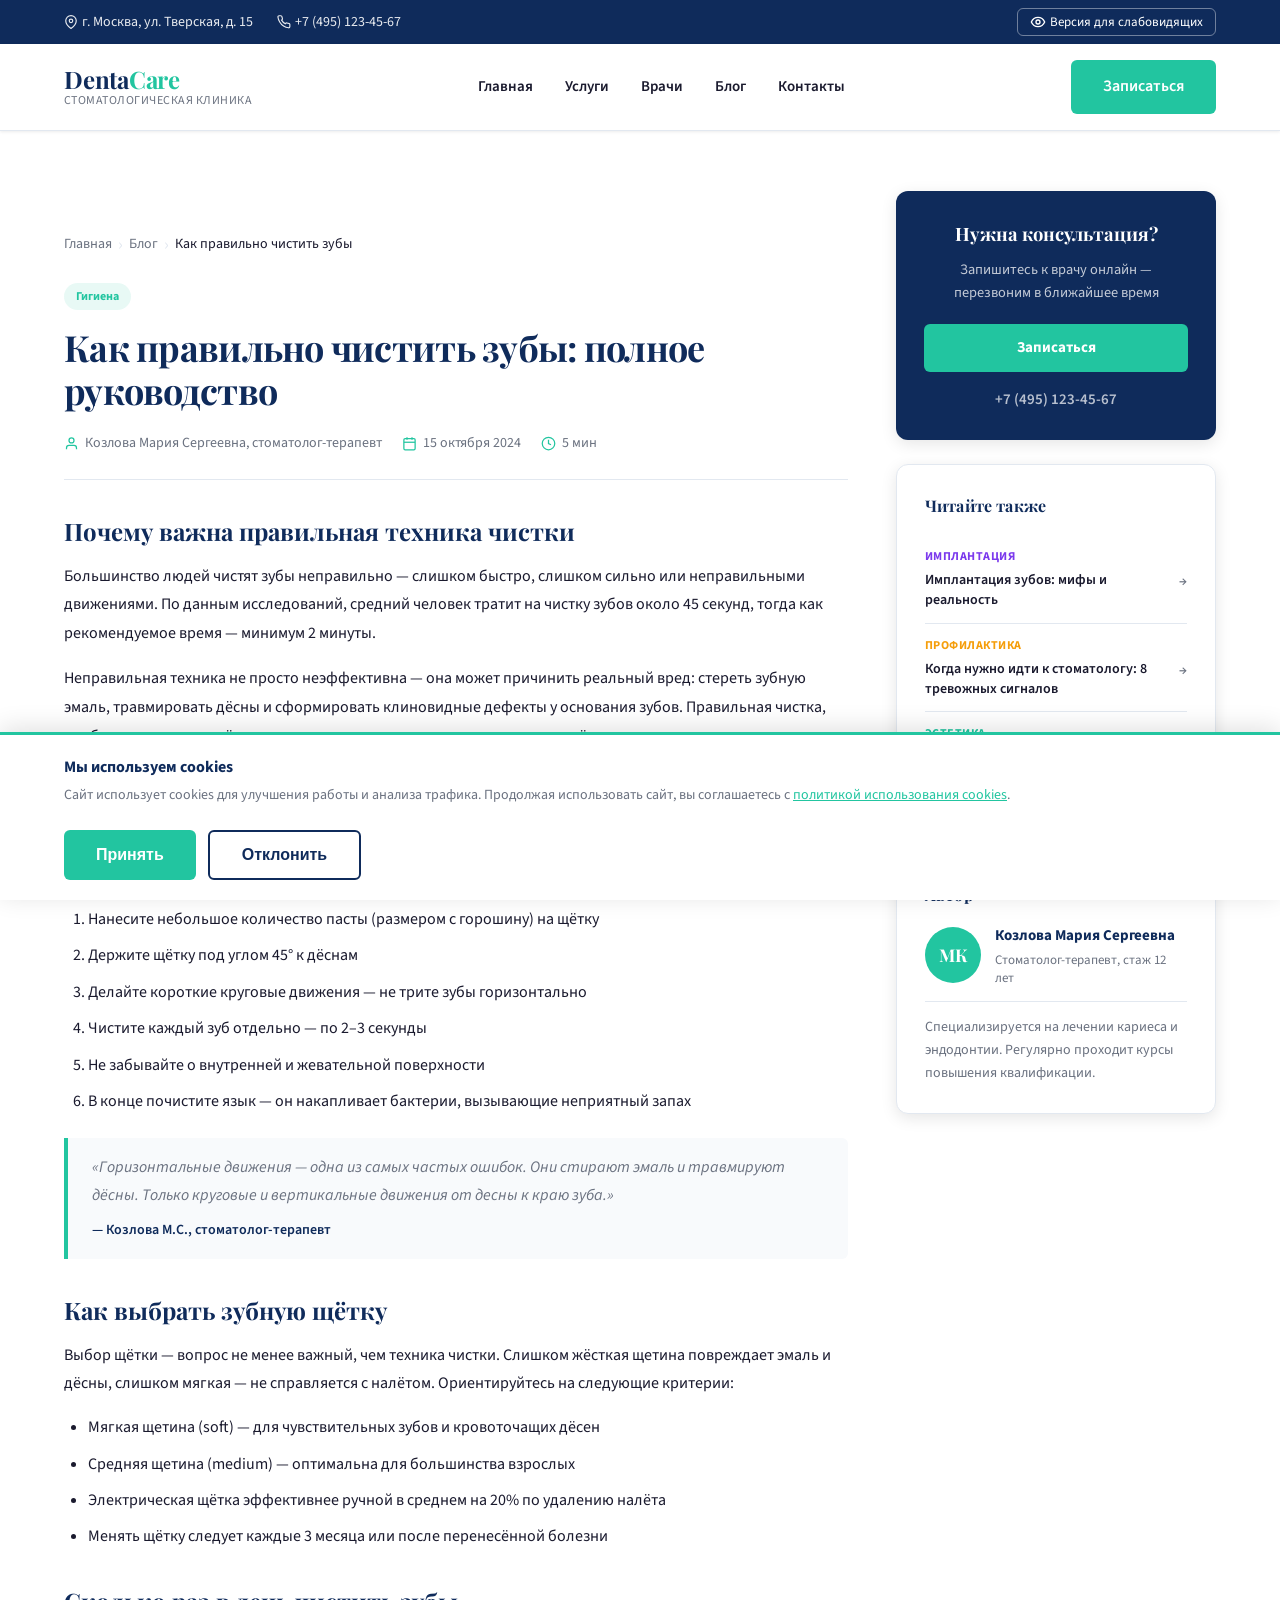
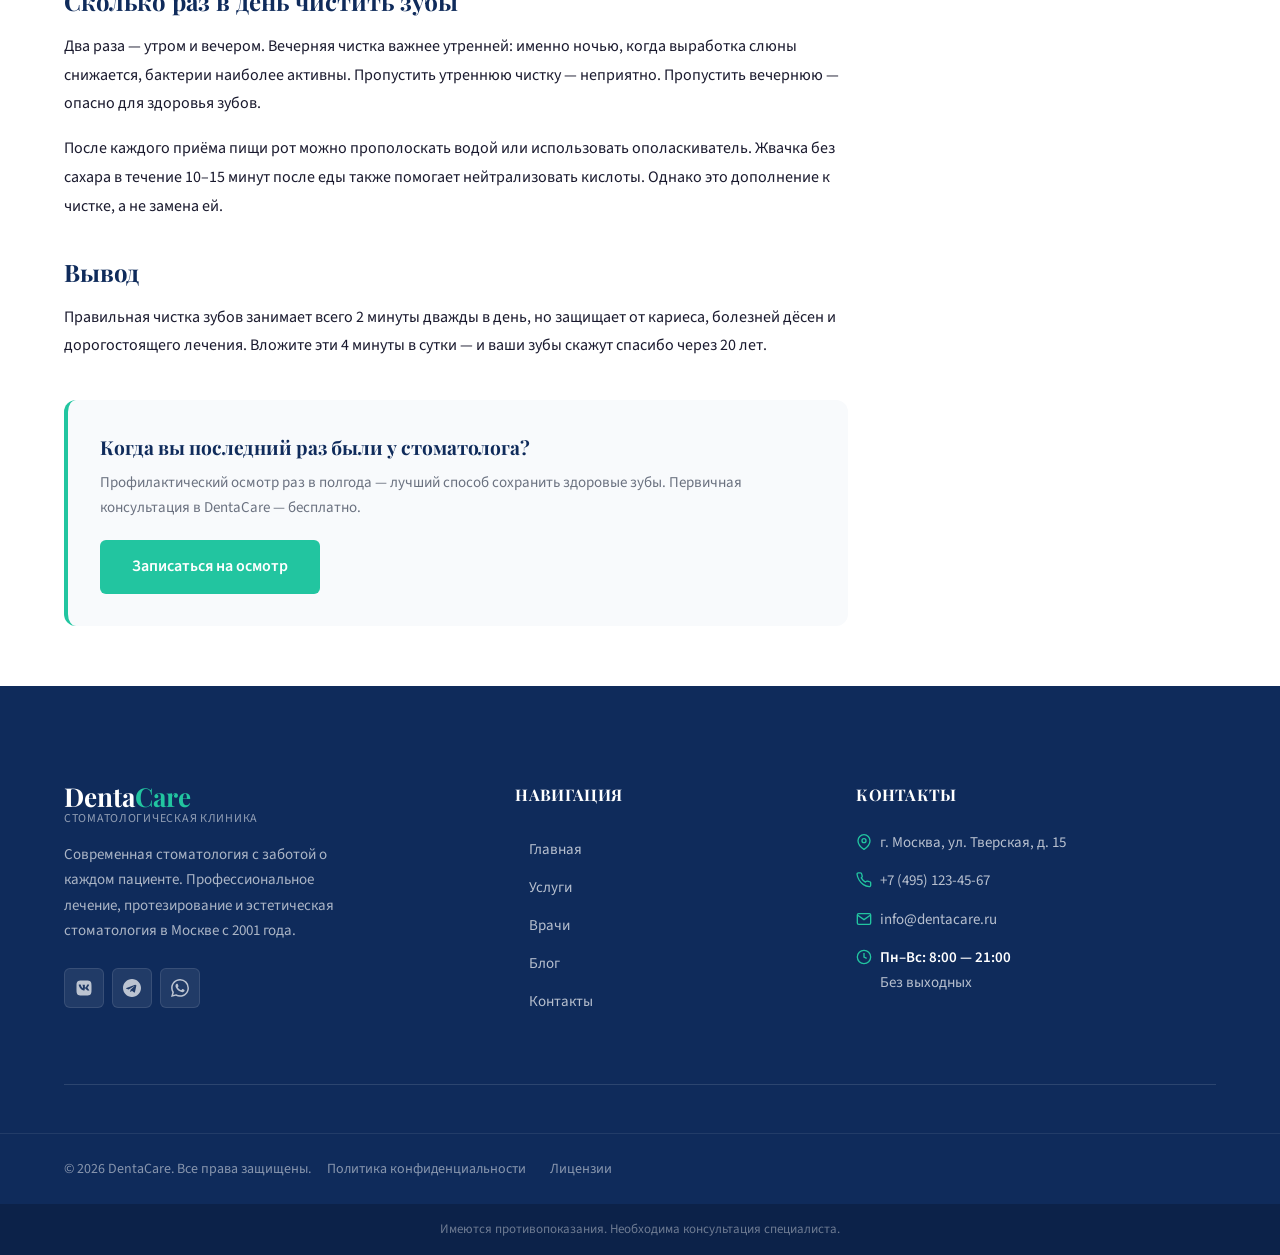
<file: blog-post.html>
<!DOCTYPE html>
<html lang="ru">
<head>
  <meta charset="UTF-8">
  <link rel="icon" type="image/svg+xml" href="assets/img/favicon.svg">
  <meta name="viewport" content="width=device-width, initial-scale=1.0">
  <meta name="description" content="Подробное руководство по правильной чистке зубов от стоматологов DentaCare. Техника, время, выбор щётки и пасты.">
  <title>Как правильно чистить зубы: полное руководство — DentaCare</title>
  <link rel="stylesheet" href="assets/css/styles.css">
  <link rel="canonical" href="https://dentacare.ru/blog-post.html">

  <!-- Open Graph -->
  <meta property="og:type"              content="article">
  <meta property="og:site_name"         content="DentaCare">
  <meta property="og:locale"            content="ru_RU">
  <meta property="og:url"               content="https://dentacare.ru/blog-post.html">
  <meta property="og:title"             content="Как правильно чистить зубы: полное руководство — DentaCare">
  <meta property="og:description"       content="Подробное руководство по правильной чистке зубов от стоматолога. Техника, время, выбор щётки и пасты.">
  <meta property="og:image"             content="https://dentacare.ru/assets/img/og-image.jpg">
  <meta property="article:author"       content="Козлова Мария Сергеевна">
  <meta property="article:published_time" content="2024-10-15">

  <!-- Twitter Card -->
  <meta name="twitter:card"        content="summary_large_image">
  <meta name="twitter:site"        content="@dentacare">
  <meta name="twitter:title"       content="Как правильно чистить зубы: полное руководство — DentaCare">
  <meta name="twitter:description" content="Подробное руководство по правильной чистке зубов от стоматолога. Техника, время, выбор щётки и пасты.">
  <meta name="twitter:image"       content="https://dentacare.ru/assets/img/og-image.jpg">

  <style>
    
    /* ================================================================
       Footer component styles
       ================================================================ */

    .site-footer {
      background: var(--color-primary);
      color: rgba(255,255,255,0.85);
      padding: var(--space-4xl) 0 0;
      margin-top: auto;
    }
    .site-footer__grid {
      display: grid;
      grid-template-columns: 1.4fr 1fr 1.3fr;
      gap: var(--space-3xl);
      padding-bottom: var(--space-3xl);
      border-bottom: 1px solid rgba(255,255,255,0.12);
    }
    .footer-col__heading {
      font-family: var(--font-display);
      font-size: 1rem;
      font-weight: 700;
      color: #fff;
      margin-bottom: var(--space-lg);
      letter-spacing: 0.02em;
      text-transform: uppercase;
    }
    .footer-brand__logo {
      display: inline-flex;
      flex-direction: column;
      text-decoration: none;
      line-height: 1.15;
      margin-bottom: var(--space-md);
    }
    .footer-brand__name {
      font-family: var(--font-display);
      font-size: 1.625rem;
      font-weight: 700;
      color: #fff;
    }
    .footer-brand__name span { color: var(--color-accent); }
    .footer-brand__tagline {
      font-size: 0.75rem;
      color: rgba(255,255,255,0.55);
      letter-spacing: 0.06em;
      text-transform: uppercase;
    }
    .footer-brand__desc {
      font-size: 0.9375rem;
      line-height: 1.7;
      color: rgba(255,255,255,0.65);
      margin-bottom: var(--space-lg);
      max-width: 300px;
    }
    .footer-social {
      display: flex;
      gap: var(--space-sm);
      list-style: none;
      margin: 0; padding: 0;
    }
    .footer-social__link {
      display: flex;
      align-items: center;
      justify-content: center;
      width: 40px; height: 40px;
      border-radius: var(--radius-sm);
      background: rgba(255,255,255,0.08);
      color: rgba(255,255,255,0.7);
      text-decoration: none;
      transition: background var(--transition), color var(--transition), transform var(--transition);
      border: 1px solid rgba(255,255,255,0.1);
    }
    .footer-social__link:hover {
      background: var(--color-accent);
      color: #fff;
      border-color: var(--color-accent);
      transform: translateY(-2px);
    }
    .footer-nav__list {
      list-style: none;
      margin: 0; padding: 0;
      display: flex;
      flex-direction: column;
      gap: 2px;
    }
    .footer-nav__list a {
      display: inline-flex;
      align-items: center;
      gap: var(--space-sm);
      padding: 6px 0;
      font-size: 0.9375rem;
      color: rgba(255,255,255,0.7);
      text-decoration: none;
      transition: color var(--transition), gap var(--transition);
    }
    .footer-nav__list a::before {
      content: '';
      display: block;
      width: 6px; height: 6px;
      border-radius: 50%;
      background: var(--color-accent);
      flex-shrink: 0;
      opacity: 0;
      transition: opacity var(--transition);
    }
    .footer-nav__list a:hover { color: #fff; gap: var(--space-md); }
    .footer-nav__list a:hover::before { opacity: 1; }

    .footer-contacts__list {
      list-style: none;
      margin: 0; padding: 0;
      display: flex;
      flex-direction: column;
      gap: var(--space-md);
    }
    .footer-contacts__item {
      display: flex;
      align-items: flex-start;
      gap: var(--space-sm);
      font-size: 0.9375rem;
      color: rgba(255,255,255,0.7);
      line-height: 1.5;
    }
    .footer-contacts__item svg { flex-shrink: 0; margin-top: 2px; color: var(--color-accent); }
    .footer-contacts__item a { color: rgba(255,255,255,0.7); text-decoration: none; transition: color var(--transition); }
    .footer-contacts__item a:hover { color: #fff; }
    .footer-contacts__hours { display: flex; flex-direction: column; gap: 2px; }
    .footer-contacts__hours span:first-child { color: #fff; font-weight: 600; }

    .footer-bottom { padding: var(--space-lg) 0; border-top: 1px solid rgba(255,255,255,0.08); }
    .footer-bottom__inner {
      display: flex;
      align-items: center;
      justify-content: space-between;
      flex-wrap: wrap;
      gap: var(--space-md);
    }
    .footer-bottom__copy { font-size: 0.875rem; color: rgba(255,255,255,0.5); }
    .footer-bottom__links {
      display: flex;
      align-items: center;
      gap: var(--space-lg);
      list-style: none;
      margin: 0; padding: 0;
    }
    .footer-bottom__links a { font-size: 0.875rem; color: rgba(255,255,255,0.5); text-decoration: none; transition: color var(--transition); }
    .footer-bottom__links a:hover { color: rgba(255,255,255,0.9); }

    .footer-disclaimer { background: rgba(0,0,0,0.2); padding: var(--space-md) 0; text-align: center; }
    .footer-disclaimer p { font-size: 0.8125rem; color: rgba(255,255,255,0.4); line-height: 1.5; }

    body.visually-impaired .site-footer { background: #000; border-top: 2px solid #FFD700; }
    body.visually-impaired .footer-bottom { border-top-color: rgba(255,215,0,0.3); }
    body.visually-impaired .footer-disclaimer { background: #111; }
    body.visually-impaired .footer-social__link:hover { background: #FFD700; color: #000; border-color: #FFD700; }

    /* ================================================================
       Page-specific styles — blog-post.html
       ================================================================ */

    /* ── Breadcrumbs (light background variant) ─────────────── */
    .post-breadcrumbs {
      display: flex;
      align-items: center;
      flex-wrap: wrap;
      gap: 6px;
      list-style: none;
      margin: 0 0 24px;
      padding: 40px 0 0;
      font-size: 0.875rem;
      color: var(--color-text-muted);
    }
    .post-breadcrumbs li { display: flex; align-items: center; gap: 6px; }
    .post-breadcrumbs li::after {
      content: '›';
      color: var(--color-border);
      font-size: 1.1rem;
    }
    .post-breadcrumbs li:last-child::after { display: none; }
    .post-breadcrumbs a {
      color: var(--color-text-muted);
      text-decoration: none;
      transition: color var(--transition);
    }
    .post-breadcrumbs a:hover { color: var(--color-primary); }
    .post-breadcrumbs li:last-child span { color: var(--color-text); }

    /* ── Two-column layout ──────────────────────────────────── */
    .blog-layout {
      display: grid;
      grid-template-columns: 1fr 320px;
      gap: 48px;
      padding: 60px 0;
      align-items: start;
    }

    /* ── Article header ──────────────────────────────────────── */
    .article__badge {
      display: inline-block;
      padding: 4px 12px;
      border-radius: 20px;
      font-size: 0.75rem;
      font-weight: 700;
      margin-bottom: 16px;
      background: rgba(34,197,160,0.1);
      color: var(--color-accent);
    }

    .article__title {
      font-family: var(--font-display);
      font-size: clamp(1.5rem, 3vw, 2.25rem);
      font-weight: 700;
      color: var(--color-primary);
      line-height: 1.2;
      margin-bottom: 20px;
      letter-spacing: -0.02em;
    }

    .article__meta {
      display: flex;
      gap: 20px;
      flex-wrap: wrap;
      font-size: 0.875rem;
      color: var(--color-text-muted);
      margin-bottom: 24px;
      align-items: center;
    }
    .article__meta-item {
      display: flex;
      align-items: center;
      gap: 6px;
    }
    .article__meta-item svg { color: var(--color-accent); flex-shrink: 0; }

    .article__divider {
      border: none;
      border-top: 1px solid var(--color-border);
      margin: 0 0 32px;
    }

    /* ── Article body ───────────────────────────────────────── */
    .article {
      font-size: 1rem;
      line-height: 1.8;
      color: var(--color-text);
    }

    .article h2 {
      font-family: var(--font-display);
      font-size: 1.5rem;
      font-weight: 700;
      color: var(--color-primary);
      margin: 36px 0 16px;
      line-height: 1.25;
    }

    .article h3 {
      font-size: 1.1rem;
      font-weight: 700;
      color: var(--color-primary);
      margin: 24px 0 12px;
    }

    .article p { margin-bottom: 16px; }
    .article p:last-child { margin-bottom: 0; }

    .article ol,
    .article ul {
      padding-left: 24px;
      display: flex;
      flex-direction: column;
      gap: 10px;
      margin-bottom: 16px;
    }
    .article li { line-height: 1.65; }

    .article blockquote {
      border-left: 4px solid var(--color-accent);
      padding: 16px 24px;
      background: var(--color-surface);
      border-radius: 0 var(--radius-sm) var(--radius-sm) 0;
      font-style: italic;
      color: var(--color-text-muted);
      margin: 24px 0;
      line-height: 1.7;
    }
    .article blockquote cite {
      display: block;
      margin-top: 10px;
      font-size: 0.875rem;
      font-style: normal;
      font-weight: 600;
      color: var(--color-primary);
    }

    /* ── Article CTA ─────────────────────────────────────────── */
    .article-cta {
      background: var(--color-surface);
      border-radius: var(--radius-md);
      padding: 32px;
      border-left: 4px solid var(--color-accent);
      margin-top: 40px;
    }
    .article-cta__title {
      font-family: var(--font-display);
      font-size: 1.2rem;
      font-weight: 700;
      color: var(--color-primary);
      margin-bottom: 8px;
    }
    .article-cta__text {
      font-size: 0.9375rem;
      color: var(--color-text-muted);
      line-height: 1.65;
      margin-bottom: 20px;
    }

    /* ── Sidebar ─────────────────────────────────────────────── */
    .sidebar {
      display: flex;
      flex-direction: column;
      gap: 24px;
      position: sticky;
      top: 80px;
    }

    .sidebar-card {
      border-radius: var(--radius-md);
      padding: 28px;
      box-shadow: var(--shadow-md);
    }

    /* Sidebar: booking */
    .sidebar-card--booking {
      background: var(--color-primary);
      color: #fff;
      text-align: center;
    }
    .sidebar-card--booking .sidebar-card__title {
      font-family: var(--font-display);
      font-size: 1.15rem;
      font-weight: 700;
      color: #fff;
      margin-bottom: 10px;
    }
    .sidebar-card--booking .sidebar-card__text {
      font-size: 0.9rem;
      color: rgba(255,255,255,0.75);
      line-height: 1.6;
      margin-bottom: 20px;
    }
    .btn-accent {
      display: inline-flex;
      align-items: center;
      justify-content: center;
      padding: 12px 24px;
      background: var(--color-accent);
      color: #fff;
      border-radius: var(--radius-sm);
      font-family: var(--font-body);
      font-size: 0.9375rem;
      font-weight: 700;
      text-decoration: none;
      border: none;
      cursor: pointer;
      transition: background var(--transition), transform var(--transition), box-shadow var(--transition);
      width: 100%;
      margin-bottom: 16px;
    }
    .btn-accent:hover {
      background: #1aad8c;
      transform: translateY(-1px);
      box-shadow: 0 4px 12px rgba(34,197,160,0.35);
    }
    .sidebar-card--booking .sidebar-card__phone {
      font-size: 0.9375rem;
      color: rgba(255,255,255,0.7);
      text-decoration: none;
      font-weight: 600;
      transition: color var(--transition);
      display: block;
    }
    .sidebar-card--booking .sidebar-card__phone:hover { color: #fff; }

    /* Sidebar: related posts */
    .sidebar-card--related {
      background: #fff;
      border: 1px solid var(--color-border);
    }
    .sidebar-card__heading {
      font-family: var(--font-display);
      font-size: 1rem;
      font-weight: 700;
      color: var(--color-primary);
      margin-bottom: 16px;
      letter-spacing: 0.01em;
    }
    .related-list {
      list-style: none;
      margin: 0; padding: 0;
      display: flex;
      flex-direction: column;
    }
    .related-list__item { border-bottom: 1px solid var(--color-border); }
    .related-list__item:last-child { border-bottom: none; }
    .related-list__link {
      display: flex;
      flex-direction: column;
      gap: 4px;
      padding: 12px 0;
      text-decoration: none;
      transition: color var(--transition);
    }
    .related-list__category {
      font-size: 0.75rem;
      font-weight: 700;
      text-transform: uppercase;
      letter-spacing: 0.04em;
    }
    .related-list__title {
      font-size: 0.875rem;
      font-weight: 600;
      color: var(--color-text);
      line-height: 1.45;
      transition: color var(--transition);
      display: flex;
      align-items: flex-start;
      justify-content: space-between;
      gap: 8px;
    }
    .related-list__title::after {
      content: '→';
      flex-shrink: 0;
      color: var(--color-text-muted);
      font-size: 0.8rem;
      margin-top: 2px;
      transition: color var(--transition), transform var(--transition);
    }
    .related-list__link:hover .related-list__title { color: var(--color-primary); }
    .related-list__link:hover .related-list__title::after { color: var(--color-accent); transform: translateX(3px); }

    /* Sidebar: author */
    .sidebar-card--author {
      background: #fff;
      border: 1px solid var(--color-border);
    }
    .author-info {
      display: flex;
      align-items: center;
      gap: 14px;
      margin-bottom: 14px;
    }
    .author-avatar {
      width: 56px; height: 56px;
      border-radius: 50%;
      display: flex;
      align-items: center;
      justify-content: center;
      font-family: var(--font-display);
      font-weight: 700;
      font-size: 1.1rem;
      color: #fff;
      flex-shrink: 0;
    }
    .author-name {
      font-weight: 700;
      font-size: 0.9375rem;
      color: var(--color-primary);
      margin-bottom: 3px;
    }
    .author-role {
      font-size: 0.8125rem;
      color: var(--color-text-muted);
      line-height: 1.4;
    }
    .author-bio {
      font-size: 0.875rem;
      color: var(--color-text-muted);
      line-height: 1.65;
      border-top: 1px solid var(--color-border);
      padding-top: 14px;
    }

    body.visually-impaired .article blockquote { background: #111; border-left-color: #FFD700; color: #ccc; }
    body.visually-impaired .article-cta { background: #111; border-left-color: #FFD700; }
    body.visually-impaired .sidebar-card--booking { background: #000; border: 1px solid #FFD700; }
    body.visually-impaired .sidebar-card--related,
    body.visually-impaired .sidebar-card--author { background: #111; border-color: #333; }
    body.visually-impaired .related-list__item { border-bottom-color: #333; }
    body.visually-impaired .author-bio { border-top-color: #333; }
  </style>
</head>

<body>

  <!-- ── Topbar ─────────────────────────────────────────────── -->
  <div class="topbar">
    <div class="container">
      <div class="topbar__inner">
        <div class="topbar__contacts">
          <a href="#" class="topbar__address">
            <svg width="14" height="14" viewBox="0 0 24 24" fill="none" stroke="currentColor" stroke-width="2" aria-hidden="true">
              <path d="M21 10c0 7-9 13-9 13S3 17 3 10a9 9 0 0 1 18 0z"/><circle cx="12" cy="10" r="3"/>
            </svg>
            г. Москва, ул. Тверская, д. 15
          </a>
          <a href="tel:+74951234567">
            <svg width="14" height="14" viewBox="0 0 24 24" fill="none" stroke="currentColor" stroke-width="2" aria-hidden="true">
              <path d="M22 16.92v3a2 2 0 0 1-2.18 2 19.79 19.79 0 0 1-8.63-3.07A19.5 19.5 0 0 1 4.69 12 19.79 19.79 0 0 1 1.58 3.44 2 2 0 0 1 3.55 1.25h3a2 2 0 0 1 2 1.72c.127.96.361 1.903.7 2.81a2 2 0 0 1-.45 2.11L7.91 8.78a16 16 0 0 0 6.29 6.29l.88-.88a2 2 0 0 1 2.11-.45c.907.339 1.85.573 2.81.7A2 2 0 0 1 22 16.92z"/>
            </svg>
            +7 (495) 123-45-67
          </a>
        </div>
        <button id="accessibility-toggle" class="topbar__accessibility" type="button" aria-pressed="false" aria-label="Включить версию для слабовидящих">
          <svg width="16" height="16" viewBox="0 0 24 24" fill="none" stroke="currentColor" stroke-width="2" aria-hidden="true">
            <circle cx="12" cy="12" r="3"/><path d="M2 12S5 5 12 5s10 7 10 7-3 7-10 7S2 12 2 12z"/>
          </svg>
          Версия для слабовидящих
        </button>
      </div>
    </div>
  </div>

  <!-- ── Main Header ────────────────────────────────────────── -->
  <header class="site-header" role="banner">
    <div class="container">
      <div class="site-header__inner">
        <a href="index.html" class="logo" aria-label="DentaCare — на главную">
          <span class="logo__name">Denta<span>Care</span></span>
          <span class="logo__tagline">Стоматологическая клиника</span>
        </a>
        <nav class="main-nav" aria-label="Основная навигация">
          <ul class="main-nav__list">
            <li><a href="index.html">Главная</a></li>
            <li><a href="services.html">Услуги</a></li>
            <li><a href="doctors.html">Врачи</a></li>
            <li><a href="blog.html" class="active">Блог</a></li>
            <li><a href="contacts.html">Контакты</a></li>
          </ul>
        </nav>
        <div class="site-header__cta">
          <a href="contacts.html" class="btn-primary">Записаться</a>
        </div>
        <button class="burger" type="button" aria-expanded="false" aria-controls="mobile-menu" aria-label="Открыть меню">
          <span class="burger__line"></span>
          <span class="burger__line"></span>
          <span class="burger__line"></span>
        </button>
      </div>
    </div>
    <nav id="mobile-menu" class="mobile-menu" aria-label="Мобильная навигация" hidden>
      <div class="container">
        <ul class="mobile-menu__list">
          <li><a href="index.html">Главная</a></li>
          <li><a href="services.html">Услуги</a></li>
          <li><a href="doctors.html">Врачи</a></li>
          <li><a href="blog.html" class="active">Блог</a></li>
          <li><a href="contacts.html">Контакты</a></li>
        </ul>
        <div class="mobile-menu__cta">
          <a href="contacts.html" class="btn-primary">Записаться на приём</a>
        </div>
      </div>
    </nav>
  </header>

  <main>
    <div class="container">
      <div class="blog-layout">

        <!-- ════════════════════════════════════════════════════ -->
        <!--  ЛЕВАЯ КОЛОНКА — СТАТЬЯ                             -->
        <!-- ════════════════════════════════════════════════════ -->
        <div class="blog-main">

          <!-- Breadcrumbs -->
          <ol class="post-breadcrumbs" aria-label="Навигационная цепочка">
            <li><a href="index.html">Главная</a></li>
            <li><a href="blog.html">Блог</a></li>
            <li><span>Как правильно чистить зубы</span></li>
          </ol>

          <!-- Article header -->
          <header>
            <span class="article__badge">Гигиена</span>
            <h1 class="article__title">Как правильно чистить зубы: полное руководство</h1>
            <div class="article__meta">
              <div class="article__meta-item">
                <svg width="15" height="15" viewBox="0 0 24 24" fill="none" stroke="currentColor" stroke-width="2" aria-hidden="true">
                  <path d="M20 21v-2a4 4 0 0 0-4-4H8a4 4 0 0 0-4 4v2"/><circle cx="12" cy="7" r="4"/>
                </svg>
                Козлова Мария Сергеевна, стоматолог-терапевт
              </div>
              <div class="article__meta-item">
                <svg width="15" height="15" viewBox="0 0 24 24" fill="none" stroke="currentColor" stroke-width="2" aria-hidden="true">
                  <rect x="3" y="4" width="18" height="18" rx="2" ry="2"/><line x1="16" y1="2" x2="16" y2="6"/><line x1="8" y1="2" x2="8" y2="6"/><line x1="3" y1="10" x2="21" y2="10"/>
                </svg>
                <time datetime="2024-10-15">15 октября 2024</time>
              </div>
              <div class="article__meta-item">
                <svg width="15" height="15" viewBox="0 0 24 24" fill="none" stroke="currentColor" stroke-width="2" aria-hidden="true">
                  <circle cx="12" cy="12" r="10"/><polyline points="12 6 12 12 16 14"/>
                </svg>
                5 мин
              </div>
            </div>
            <hr class="article__divider">
          </header>

          <!-- Article body -->
          <article class="article">

            <h2>Почему важна правильная техника чистки</h2>
            <p>Большинство людей чистят зубы неправильно — слишком быстро, слишком сильно или неправильными движениями. По данным исследований, средний человек тратит на чистку зубов около 45 секунд, тогда как рекомендуемое время — минимум 2 минуты.</p>
            <p>Неправильная техника не просто неэффективна — она может причинить реальный вред: стереть зубную эмаль, травмировать дёсны и сформировать клиновидные дефекты у основания зубов. Правильная чистка, наоборот, удаляет налёт, предотвращает кариес и сохраняет здоровье дёсен на десятилетия.</p>

            <h2>Пошаговая техника чистки зубов</h2>
            <p>Стоматологи рекомендуют технику Басса или её модификацию — она признана наиболее эффективной для удаления налёта в области дёсневой борозды.</p>
            <ol>
              <li>Нанесите небольшое количество пасты (размером с горошину) на щётку</li>
              <li>Держите щётку под углом 45° к дёснам</li>
              <li>Делайте короткие круговые движения — не трите зубы горизонтально</li>
              <li>Чистите каждый зуб отдельно — по 2–3 секунды</li>
              <li>Не забывайте о внутренней и жевательной поверхности</li>
              <li>В конце почистите язык — он накапливает бактерии, вызывающие неприятный запах</li>
            </ol>

            <blockquote>
              «Горизонтальные движения — одна из самых частых ошибок. Они стирают эмаль и травмируют дёсны. Только круговые и вертикальные движения от десны к краю зуба.»
              <cite>— Козлова М.С., стоматолог-терапевт</cite>
            </blockquote>

            <h2>Как выбрать зубную щётку</h2>
            <p>Выбор щётки — вопрос не менее важный, чем техника чистки. Слишком жёсткая щетина повреждает эмаль и дёсны, слишком мягкая — не справляется с налётом. Ориентируйтесь на следующие критерии:</p>
            <ul>
              <li>Мягкая щетина (soft) — для чувствительных зубов и кровоточащих дёсен</li>
              <li>Средняя щетина (medium) — оптимальна для большинства взрослых</li>
              <li>Электрическая щётка эффективнее ручной в среднем на 20% по удалению налёта</li>
              <li>Менять щётку следует каждые 3 месяца или после перенесённой болезни</li>
            </ul>

            <h2>Сколько раз в день чистить зубы</h2>
            <p>Два раза — утром и вечером. Вечерняя чистка важнее утренней: именно ночью, когда выработка слюны снижается, бактерии наиболее активны. Пропустить утреннюю чистку — неприятно. Пропустить вечернюю — опасно для здоровья зубов.</p>
            <p>После каждого приёма пищи рот можно прополоскать водой или использовать ополаскиватель. Жвачка без сахара в течение 10–15 минут после еды также помогает нейтрализовать кислоты. Однако это дополнение к чистке, а не замена ей.</p>

            <h2>Вывод</h2>
            <p>Правильная чистка зубов занимает всего 2 минуты дважды в день, но защищает от кариеса, болезней дёсен и дорогостоящего лечения. Вложите эти 4 минуты в сутки — и ваши зубы скажут спасибо через 20 лет.</p>

          </article>

          <!-- Article CTA -->
          <div class="article-cta">
            <h3 class="article-cta__title">Когда вы последний раз были у стоматолога?</h3>
            <p class="article-cta__text">Профилактический осмотр раз в полгода — лучший способ сохранить здоровые зубы. Первичная консультация в DentaCare — бесплатно.</p>
            <a href="contacts.html" class="btn-primary">Записаться на осмотр</a>
          </div>

        </div>

        <!-- ════════════════════════════════════════════════════ -->
        <!--  ПРАВАЯ КОЛОНКА — САЙДБАР                           -->
        <!-- ════════════════════════════════════════════════════ -->
        <aside class="sidebar" aria-label="Дополнительная информация">

          <!-- Booking card -->
          <div class="sidebar-card sidebar-card--booking">
            <h2 class="sidebar-card__title">Нужна консультация?</h2>
            <p class="sidebar-card__text">Запишитесь к врачу онлайн — перезвоним в ближайшее время</p>
            <a href="contacts.html" class="btn-accent">Записаться</a>
            <a href="tel:+74951234567" class="sidebar-card__phone">+7 (495) 123-45-67</a>
          </div>

          <!-- Related posts card -->
          <div class="sidebar-card sidebar-card--related">
            <h2 class="sidebar-card__heading">Читайте также</h2>
            <ul class="related-list">
              <li class="related-list__item">
                <a href="blog-post.html" class="related-list__link">
                  <span class="related-list__category" style="color: #7c3aed;">Имплантация</span>
                  <span class="related-list__title">Имплантация зубов: мифы и реальность</span>
                </a>
              </li>
              <li class="related-list__item">
                <a href="blog-post.html" class="related-list__link">
                  <span class="related-list__category" style="color: #f59e0b;">Профилактика</span>
                  <span class="related-list__title">Когда нужно идти к стоматологу: 8 тревожных сигналов</span>
                </a>
              </li>
              <li class="related-list__item">
                <a href="blog-post.html" class="related-list__link">
                  <span class="related-list__category" style="color: var(--color-accent);">Эстетика</span>
                  <span class="related-list__title">Отбеливание зубов: домашнее vs профессиональное</span>
                </a>
              </li>
            </ul>
          </div>

          <!-- Author card -->
          <div class="sidebar-card sidebar-card--author">
            <h2 class="sidebar-card__heading">Автор</h2>
            <div class="author-info">
              <div class="author-avatar" style="background: #22C5A0;" aria-hidden="true">МК</div>
              <div>
                <div class="author-name">Козлова Мария Сергеевна</div>
                <div class="author-role">Стоматолог-терапевт, стаж 12 лет</div>
              </div>
            </div>
            <p class="author-bio">Специализируется на лечении кариеса и эндодонтии. Регулярно проходит курсы повышения квалификации.</p>
          </div>

        </aside>

      </div>
    </div>
  </main>

  <!-- ── Footer ─────────────────────────────────────────────── -->
  <footer class="site-footer" role="contentinfo">
    <div class="container">
      <div class="site-footer__grid">

        <div class="footer-col footer-col--brand">
          <a href="index.html" class="footer-brand__logo" aria-label="DentaCare — на главную">
            <span class="footer-brand__name">Denta<span>Care</span></span>
            <span class="footer-brand__tagline">Стоматологическая клиника</span>
          </a>
          <p class="footer-brand__desc">Современная стоматология с заботой о каждом пациенте. Профессиональное лечение, протезирование и эстетическая стоматология в Москве с 2001 года.</p>
          <ul class="footer-social" aria-label="Социальные сети">
            <li>
              <a href="#" class="footer-social__link" aria-label="ВКонтакте">
                <svg width="18" height="18" viewBox="0 0 24 24" fill="currentColor" aria-hidden="true">
                  <path d="M15.07 2H8.93C3.33 2 2 3.33 2 8.93v6.14C2 20.67 3.33 22 8.93 22h6.14C20.67 22 22 20.67 22 15.07V8.93C22 3.33 20.67 2 15.07 2zm3.06 13.29h-1.52c-.58 0-.76-.46-1.8-1.52-.91-.88-1.31-.99-1.53-.99-.31 0-.4.09-.4.52v1.39c0 .37-.12.59-1.1.59-1.62 0-3.41-.98-4.67-2.8C5.62 10.4 5 8.4 5 7.91c0-.22.09-.43.52-.43h1.52c.39 0 .54.18.69.61.76 2.19 2.02 4.11 2.54 4.11.2 0 .28-.09.28-.58V9.48c-.06-1.04-.61-1.13-.61-1.5 0-.18.15-.37.39-.37h2.39c.33 0 .45.18.45.55v2.97c0 .33.15.45.24.45.2 0 .37-.12.74-.49 1.14-1.28 1.96-3.24 1.96-3.24.11-.22.28-.43.67-.43h1.52c.46 0 .56.24.46.55-.19.89-2.03 3.47-2.03 3.47-.16.26-.22.37 0 .66.16.22.69.67 1.04 1.08.65.73 1.14 1.34 1.27 1.76.12.42-.09.64-.52.64z"/>
                </svg>
              </a>
            </li>
            <li>
              <a href="#" class="footer-social__link" aria-label="Telegram">
                <svg width="18" height="18" viewBox="0 0 24 24" fill="currentColor" aria-hidden="true">
                  <path d="M12 0C5.373 0 0 5.373 0 12s5.373 12 12 12 12-5.373 12-12S18.627 0 12 0zm5.894 8.221-1.97 9.28c-.145.658-.537.818-1.084.508l-3-2.21-1.447 1.394c-.16.16-.295.295-.605.295l.213-3.053 5.56-5.023c.242-.213-.054-.333-.373-.12L7.43 13.9l-2.965-.924c-.643-.204-.657-.643.136-.953l11.57-4.461c.537-.194 1.006.131.723.659z"/>
                </svg>
              </a>
            </li>
            <li>
              <a href="#" class="footer-social__link" aria-label="WhatsApp">
                <svg width="18" height="18" viewBox="0 0 24 24" fill="currentColor" aria-hidden="true">
                  <path d="M17.472 14.382c-.297-.149-1.758-.867-2.03-.967-.273-.099-.471-.148-.67.15-.197.297-.767.966-.94 1.164-.173.199-.347.223-.644.075-.297-.15-1.255-.463-2.39-1.475-.883-.788-1.48-1.761-1.653-2.059-.173-.297-.018-.458.13-.606.134-.133.298-.347.446-.52.149-.174.198-.298.298-.497.099-.198.05-.371-.025-.52-.075-.149-.669-1.612-.916-2.207-.242-.579-.487-.5-.669-.51-.173-.008-.371-.01-.57-.01-.198 0-.52.074-.792.372-.272.297-1.04 1.016-1.04 2.479 0 1.462 1.065 2.875 1.213 3.074.149.198 2.096 3.2 5.077 4.487.709.306 1.262.489 1.694.625.712.227 1.36.195 1.871.118.571-.085 1.758-.719 2.006-1.413.248-.694.248-1.289.173-1.413-.074-.124-.272-.198-.57-.347m-5.421 7.403h-.004a9.87 9.87 0 0 1-5.031-1.378l-.361-.214-3.741.982.998-3.648-.235-.374a9.86 9.86 0 0 1-1.51-5.26c.001-5.45 4.436-9.884 9.888-9.884 2.64 0 5.122 1.03 6.988 2.898a9.825 9.825 0 0 1 2.893 6.994c-.003 5.45-4.437 9.884-9.885 9.884m8.413-18.297A11.815 11.815 0 0 0 12.05 0C5.495 0 .16 5.335.157 11.892c0 2.096.547 4.142 1.588 5.945L.057 24l6.305-1.654a11.882 11.882 0 0 0 5.683 1.448h.005c6.554 0 11.89-5.335 11.893-11.893a11.821 11.821 0 0 0-3.48-8.413z"/>
                </svg>
              </a>
            </li>
          </ul>
        </div>

        <nav class="footer-col" aria-label="Навигация по сайту">
          <h3 class="footer-col__heading">Навигация</h3>
          <ul class="footer-nav__list">
            <li><a href="index.html">Главная</a></li>
            <li><a href="services.html">Услуги</a></li>
            <li><a href="doctors.html">Врачи</a></li>
            <li><a href="blog.html">Блог</a></li>
            <li><a href="contacts.html">Контакты</a></li>
          </ul>
        </nav>

        <address class="footer-col" style="font-style: normal;">
          <h3 class="footer-col__heading">Контакты</h3>
          <ul class="footer-contacts__list">
            <li class="footer-contacts__item">
              <svg width="16" height="16" viewBox="0 0 24 24" fill="none" stroke="currentColor" stroke-width="2" aria-hidden="true">
                <path d="M21 10c0 7-9 13-9 13S3 17 3 10a9 9 0 0 1 18 0z"/><circle cx="12" cy="10" r="3"/>
              </svg>
              <span>г. Москва, ул. Тверская, д. 15</span>
            </li>
            <li class="footer-contacts__item">
              <svg width="16" height="16" viewBox="0 0 24 24" fill="none" stroke="currentColor" stroke-width="2" aria-hidden="true">
                <path d="M22 16.92v3a2 2 0 0 1-2.18 2 19.79 19.79 0 0 1-8.63-3.07A19.5 19.5 0 0 1 4.69 12 19.79 19.79 0 0 1 1.58 3.44 2 2 0 0 1 3.55 1.25h3a2 2 0 0 1 2 1.72c.127.96.361 1.903.7 2.81a2 2 0 0 1-.45 2.11L7.91 8.78a16 16 0 0 0 6.29 6.29l.88-.88a2 2 0 0 1 2.11-.45c.907.339 1.85.573 2.81.7A2 2 0 0 1 22 16.92z"/>
              </svg>
              <a href="tel:+74951234567">+7 (495) 123-45-67</a>
            </li>
            <li class="footer-contacts__item">
              <svg width="16" height="16" viewBox="0 0 24 24" fill="none" stroke="currentColor" stroke-width="2" aria-hidden="true">
                <path d="M4 4h16c1.1 0 2 .9 2 2v12c0 1.1-.9 2-2 2H4c-1.1 0-2-.9-2-2V6c0-1.1.9-2 2-2z"/>
                <polyline points="22,6 12,13 2,6"/>
              </svg>
              <a href="mailto:info@dentacare.ru">info@dentacare.ru</a>
            </li>
            <li class="footer-contacts__item">
              <svg width="16" height="16" viewBox="0 0 24 24" fill="none" stroke="currentColor" stroke-width="2" aria-hidden="true">
                <circle cx="12" cy="12" r="10"/><polyline points="12 6 12 12 16 14"/>
              </svg>
              <div class="footer-contacts__hours">
                <span>Пн–Вс: 8:00 — 21:00</span>
                <span>Без выходных</span>
              </div>
            </li>
          </ul>
        </address>

      </div>
    </div>

    <div class="footer-bottom">
      <div class="container">
        <div class="footer-bottom__inner">
          <p class="footer-bottom__copy">© 2026 DentaCare. Все права защищены.</p>
          <ul class="footer-bottom__links">
            <li><a href="privacy.html">Политика конфиденциальности</a></li>
            <li><a href="#">Лицензии</a></li>
          </ul>
        </div>
      </div>
    </div>

    <div class="footer-disclaimer" role="note">
      <div class="container">
        <p>Имеются противопоказания. Необходима консультация специалиста.</p>
      </div>
    </div>
  </footer>

  <script src="assets/js/main.js"></script>

  <script type="application/ld+json">
  {
    "@context": "https://schema.org",
    "@type": "Article",
    "headline": "Как правильно чистить зубы: полное руководство",
    "author": {
      "@type": "Person",
      "name": "Козлова Мария Сергеевна"
    },
    "publisher": {
      "@type": "Organization",
      "name": "DentaCare",
      "url": "https://dentacare.ru"
    },
    "datePublished": "2024-10-15",
    "description": "Подробное руководство по правильной чистке зубов от стоматолога DentaCare."
  }
  </script>

  <div id="cookie-banner" class="cookie-banner" role="dialog" aria-label="Уведомление о cookies" hidden>
    <div class="cookie-banner__inner container">
      <div class="cookie-banner__text">
        <strong>Мы используем cookies</strong>
        <p>Сайт использует cookies для улучшения работы и анализа трафика.
        Продолжая использовать сайт, вы соглашаетесь с
        <a href="privacy.html#cookies">политикой использования cookies</a>.</p>
      </div>
      <div class="cookie-banner__actions">
        <button id="cookie-accept" class="btn-primary" type="button">Принять</button>
        <button id="cookie-decline" class="btn-outline" type="button">Отклонить</button>
      </div>
    </div>
  </div>


</body>
</html>
</file>
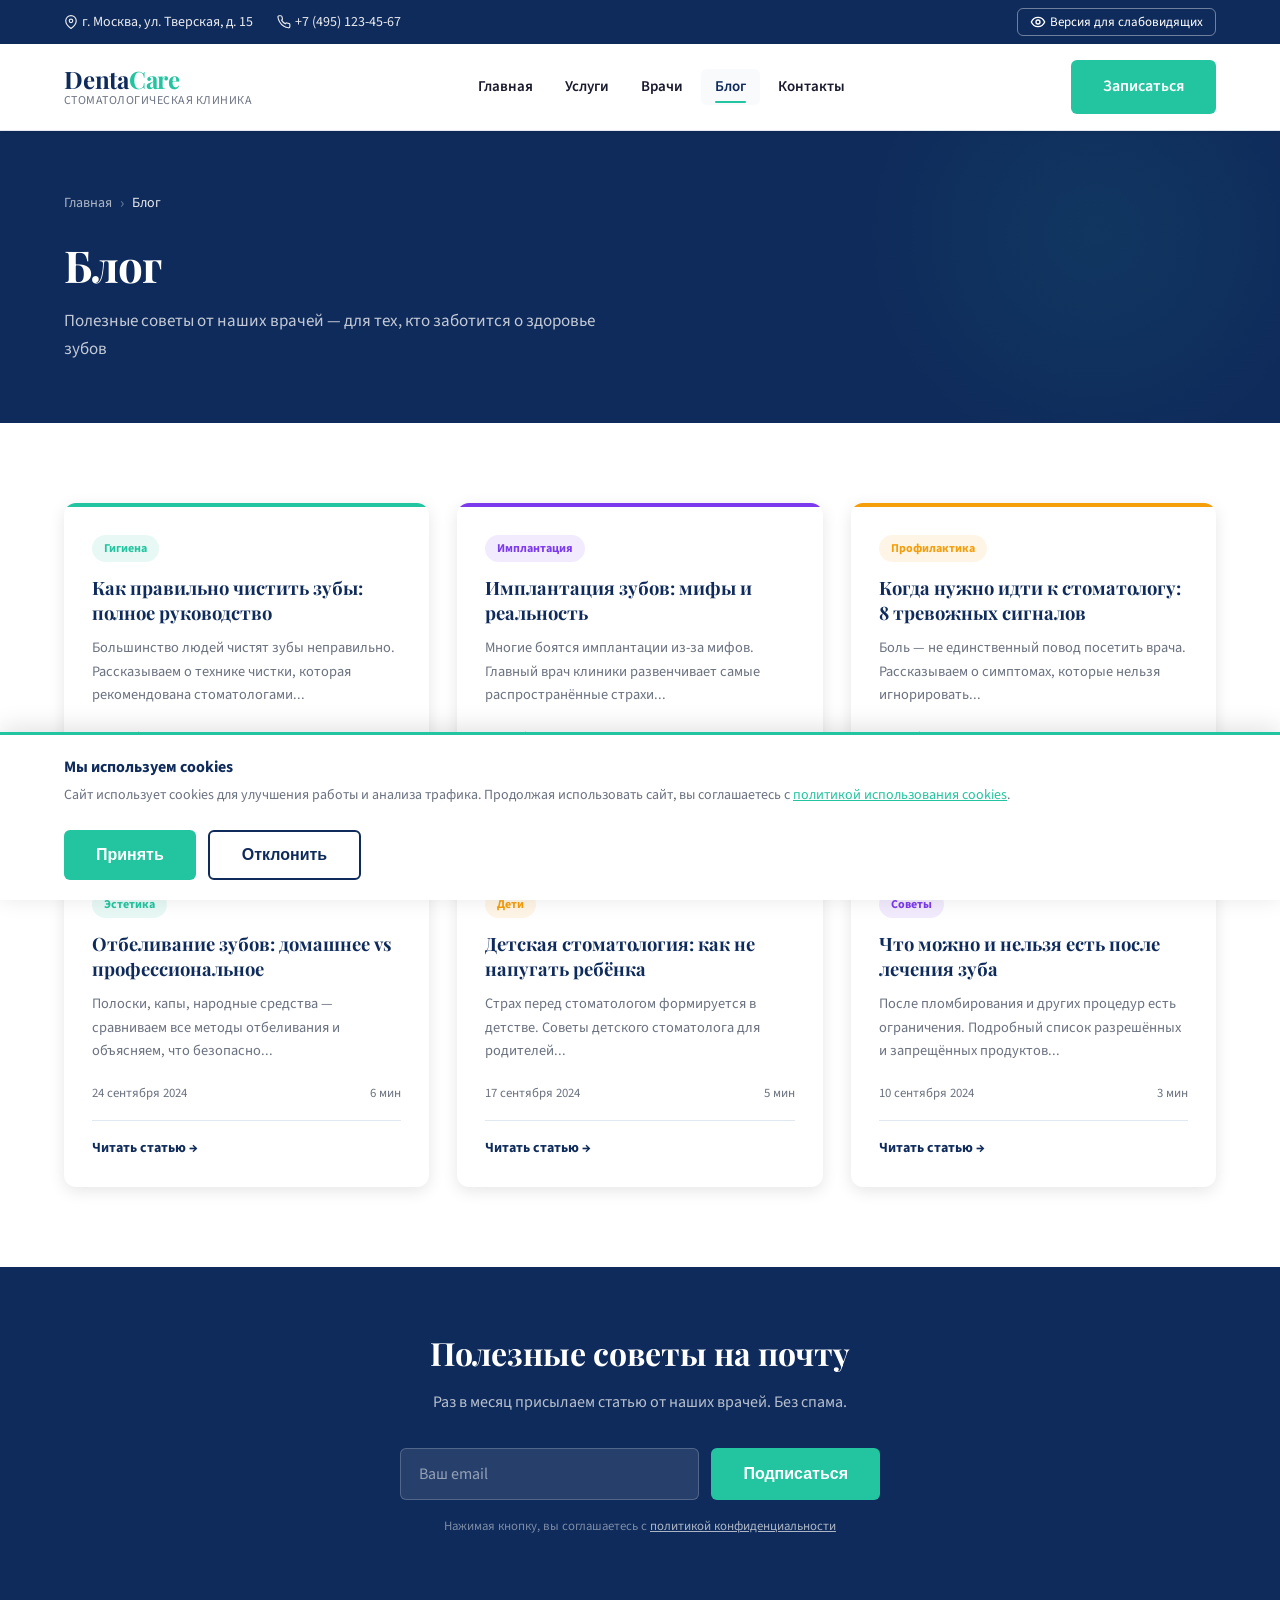
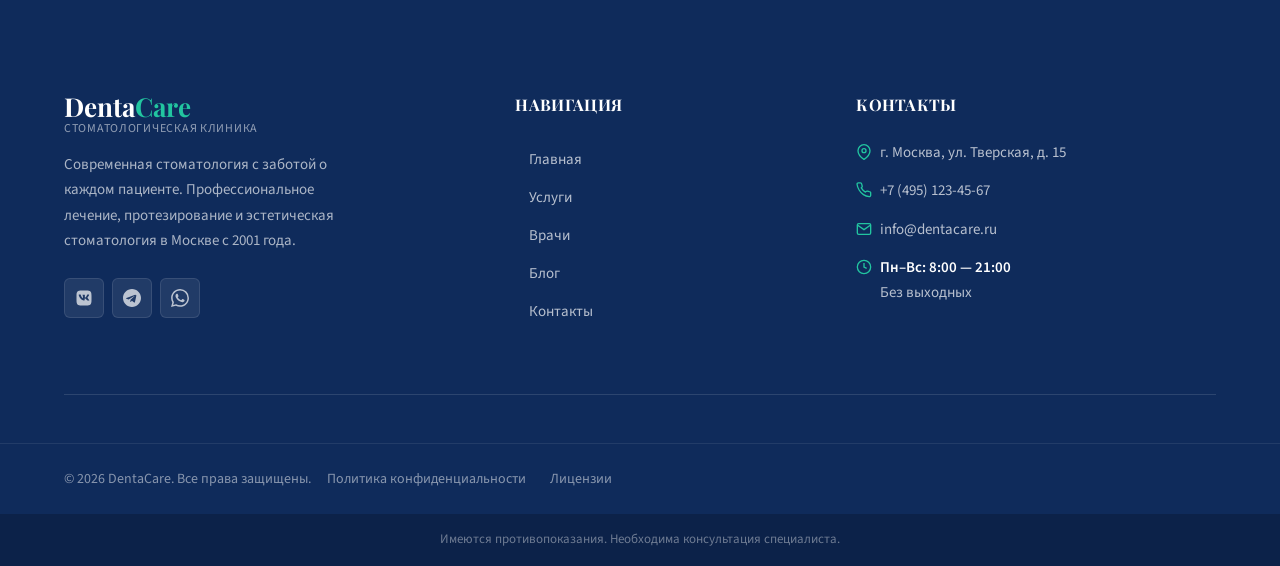
<file: blog.html>
<!DOCTYPE html>
<html lang="ru">
<head>
  <meta charset="UTF-8">
  <link rel="icon" type="image/svg+xml" href="assets/img/favicon.svg">
  <meta name="viewport" content="width=device-width, initial-scale=1.0">
  <meta name="description" content="Полезные статьи от врачей DentaCare: как ухаживать за зубами, когда идти к стоматологу, как выбрать зубную пасту.">
  <title>Блог — DentaCare | Советы стоматолога</title>
  <link rel="stylesheet" href="assets/css/styles.css">
  <link rel="canonical" href="https://dentacare.ru/blog.html">

  <!-- Open Graph -->
  <meta property="og:type"        content="website">
  <meta property="og:site_name"   content="DentaCare">
  <meta property="og:locale"      content="ru_RU">
  <meta property="og:url"         content="https://dentacare.ru/blog.html">
  <meta property="og:title"       content="Блог — советы стоматологов DentaCare">
  <meta property="og:description" content="Полезные статьи о здоровье зубов от врачей клиники DentaCare. Гигиена, лечение, профилактика.">
  <meta property="og:image"       content="https://dentacare.ru/assets/img/og-image.jpg">

  <!-- Twitter Card -->
  <meta name="twitter:card"        content="summary_large_image">
  <meta name="twitter:site"        content="@dentacare">
  <meta name="twitter:title"       content="Блог — советы стоматологов DentaCare">
  <meta name="twitter:description" content="Полезные статьи о здоровье зубов от врачей клиники DentaCare. Гигиена, лечение, профилактика.">
  <meta name="twitter:image"       content="https://dentacare.ru/assets/img/og-image.jpg">

  <style>
    
    /* ================================================================
       Footer component styles
       ================================================================ */

    .site-footer {
      background: var(--color-primary);
      color: rgba(255,255,255,0.85);
      padding: var(--space-4xl) 0 0;
      margin-top: auto;
    }
    .site-footer__grid {
      display: grid;
      grid-template-columns: 1.4fr 1fr 1.3fr;
      gap: var(--space-3xl);
      padding-bottom: var(--space-3xl);
      border-bottom: 1px solid rgba(255,255,255,0.12);
    }
    .footer-col__heading {
      font-family: var(--font-display);
      font-size: 1rem;
      font-weight: 700;
      color: #fff;
      margin-bottom: var(--space-lg);
      letter-spacing: 0.02em;
      text-transform: uppercase;
    }
    .footer-brand__logo {
      display: inline-flex;
      flex-direction: column;
      text-decoration: none;
      line-height: 1.15;
      margin-bottom: var(--space-md);
    }
    .footer-brand__name {
      font-family: var(--font-display);
      font-size: 1.625rem;
      font-weight: 700;
      color: #fff;
    }
    .footer-brand__name span { color: var(--color-accent); }
    .footer-brand__tagline {
      font-size: 0.75rem;
      color: rgba(255,255,255,0.55);
      letter-spacing: 0.06em;
      text-transform: uppercase;
    }
    .footer-brand__desc {
      font-size: 0.9375rem;
      line-height: 1.7;
      color: rgba(255,255,255,0.65);
      margin-bottom: var(--space-lg);
      max-width: 300px;
    }
    .footer-social {
      display: flex;
      gap: var(--space-sm);
      list-style: none;
      margin: 0; padding: 0;
    }
    .footer-social__link {
      display: flex;
      align-items: center;
      justify-content: center;
      width: 40px; height: 40px;
      border-radius: var(--radius-sm);
      background: rgba(255,255,255,0.08);
      color: rgba(255,255,255,0.7);
      text-decoration: none;
      transition: background var(--transition), color var(--transition), transform var(--transition);
      border: 1px solid rgba(255,255,255,0.1);
    }
    .footer-social__link:hover {
      background: var(--color-accent);
      color: #fff;
      border-color: var(--color-accent);
      transform: translateY(-2px);
    }
    .footer-nav__list {
      list-style: none;
      margin: 0; padding: 0;
      display: flex;
      flex-direction: column;
      gap: 2px;
    }
    .footer-nav__list a {
      display: inline-flex;
      align-items: center;
      gap: var(--space-sm);
      padding: 6px 0;
      font-size: 0.9375rem;
      color: rgba(255,255,255,0.7);
      text-decoration: none;
      transition: color var(--transition), gap var(--transition);
    }
    .footer-nav__list a::before {
      content: '';
      display: block;
      width: 6px; height: 6px;
      border-radius: 50%;
      background: var(--color-accent);
      flex-shrink: 0;
      opacity: 0;
      transition: opacity var(--transition);
    }
    .footer-nav__list a:hover { color: #fff; gap: var(--space-md); }
    .footer-nav__list a:hover::before { opacity: 1; }

    .footer-contacts__list {
      list-style: none;
      margin: 0; padding: 0;
      display: flex;
      flex-direction: column;
      gap: var(--space-md);
    }
    .footer-contacts__item {
      display: flex;
      align-items: flex-start;
      gap: var(--space-sm);
      font-size: 0.9375rem;
      color: rgba(255,255,255,0.7);
      line-height: 1.5;
    }
    .footer-contacts__item svg { flex-shrink: 0; margin-top: 2px; color: var(--color-accent); }
    .footer-contacts__item a { color: rgba(255,255,255,0.7); text-decoration: none; transition: color var(--transition); }
    .footer-contacts__item a:hover { color: #fff; }
    .footer-contacts__hours { display: flex; flex-direction: column; gap: 2px; }
    .footer-contacts__hours span:first-child { color: #fff; font-weight: 600; }

    .footer-bottom { padding: var(--space-lg) 0; border-top: 1px solid rgba(255,255,255,0.08); }
    .footer-bottom__inner {
      display: flex;
      align-items: center;
      justify-content: space-between;
      flex-wrap: wrap;
      gap: var(--space-md);
    }
    .footer-bottom__copy { font-size: 0.875rem; color: rgba(255,255,255,0.5); }
    .footer-bottom__links {
      display: flex;
      align-items: center;
      gap: var(--space-lg);
      list-style: none;
      margin: 0; padding: 0;
    }
    .footer-bottom__links a { font-size: 0.875rem; color: rgba(255,255,255,0.5); text-decoration: none; transition: color var(--transition); }
    .footer-bottom__links a:hover { color: rgba(255,255,255,0.9); }

    .footer-disclaimer { background: rgba(0,0,0,0.2); padding: var(--space-md) 0; text-align: center; }
    .footer-disclaimer p { font-size: 0.8125rem; color: rgba(255,255,255,0.4); line-height: 1.5; }

    body.visually-impaired .site-footer { background: #000; border-top: 2px solid #FFD700; }
    body.visually-impaired .footer-bottom { border-top-color: rgba(255,215,0,0.3); }
    body.visually-impaired .footer-disclaimer { background: #111; }
    body.visually-impaired .footer-social__link:hover { background: #FFD700; color: #000; border-color: #FFD700; }

    /* ================================================================
       Page-specific styles — blog.html
       ================================================================ */

    /* ── Page Hero ──────────────────────────────────────────── */
    .page-hero {
      background: var(--color-primary);
      padding: 60px 0;
      position: relative;
      overflow: hidden;
    }
    .page-hero::before {
      content: '';
      position: absolute;
      top: -50%; right: -5%;
      width: 500px; height: 500px;
      background: radial-gradient(circle, rgba(34,197,160,0.08) 0%, transparent 65%);
      pointer-events: none;
    }
    .page-hero__inner { position: relative; }
    .page-hero__title {
      font-family: var(--font-display);
      font-size: clamp(1.8rem, 4vw, 2.75rem);
      font-weight: 700;
      color: #fff;
      line-height: 1.15;
      margin-bottom: 16px;
      letter-spacing: -0.02em;
    }
    .page-hero__subtitle {
      font-size: 1.0625rem;
      color: rgba(255,255,255,0.75);
      line-height: 1.65;
      max-width: 560px;
    }

    /* ── Breadcrumbs ──────────────────────────────────────── */
    .breadcrumbs {
      display: flex;
      align-items: center;
      gap: 8px;
      list-style: none;
      margin: 0 0 24px;
      padding: 0;
      font-size: 0.875rem;
    }
    .breadcrumbs li { display: flex; align-items: center; gap: 8px; }
    .breadcrumbs li::after {
      content: '›';
      color: rgba(255,255,255,0.4);
      font-size: 1rem;
    }
    .breadcrumbs li:last-child::after { display: none; }
    .breadcrumbs a {
      color: rgba(255,255,255,0.65);
      text-decoration: none;
      transition: color var(--transition);
    }
    .breadcrumbs a:hover { color: #fff; }
    .breadcrumbs li:last-child span { color: rgba(255,255,255,0.9); }

    /* ── Blog Grid ──────────────────────────────────────────── */
    .blog { padding: 80px 0; }
    .blog__grid {
      display: grid;
      grid-template-columns: repeat(3, 1fr);
      gap: 28px;
    }

    .article-card {
      background: #fff;
      border-radius: var(--radius-md);
      overflow: hidden;
      box-shadow: var(--shadow-md);
      display: flex;
      flex-direction: column;
      transition: transform var(--transition), box-shadow var(--transition);
    }
    .article-card:hover { transform: translateY(-4px); box-shadow: var(--shadow-lg); }

    .article-card__stripe { display: block; height: 4px; flex-shrink: 0; }

    .article-card__body {
      padding: 28px;
      display: flex;
      flex-direction: column;
      flex: 1;
    }

    .article-card__badge {
      display: inline-block;
      padding: 4px 12px;
      border-radius: 20px;
      font-size: 0.75rem;
      font-weight: 700;
      margin-bottom: 14px;
      align-self: flex-start;
    }

    .article-card__title {
      font-family: var(--font-display);
      font-size: 1.15rem;
      font-weight: 700;
      color: var(--color-primary);
      margin-bottom: 10px;
      line-height: 1.35;
    }

    .article-card__excerpt {
      font-size: 0.9rem;
      color: var(--color-text-muted);
      line-height: 1.65;
      margin-bottom: 20px;
      flex: 1;
    }

    .article-card__meta {
      display: flex;
      justify-content: space-between;
      align-items: center;
    }
    .article-card__date,
    .article-card__time { font-size: 0.8rem; color: var(--color-text-muted); }

    .article-card__link {
      display: block;
      margin-top: 16px;
      border-top: 1px solid var(--color-border);
      padding-top: 16px;
      font-size: 0.875rem;
      font-weight: 700;
      color: var(--color-primary);
      text-decoration: none;
      transition: color var(--transition);
    }
    .article-card__link:hover { color: var(--color-accent); }

    /* ── Newsletter ──────────────────────────────────────────── */
    .newsletter {
      background: var(--color-primary);
      padding: 60px 0;
      text-align: center;
    }
    .newsletter__title {
      font-family: var(--font-display);
      font-size: clamp(1.5rem, 3vw, 2rem);
      font-weight: 700;
      color: #fff;
      margin-bottom: 12px;
    }
    .newsletter__subtitle {
      font-size: 1rem;
      color: rgba(255,255,255,0.7);
      margin-bottom: 32px;
    }
    .newsletter__form {
      max-width: 480px;
      margin: 0 auto;
      display: flex;
      gap: 12px;
    }
    .newsletter__input {
      flex: 1;
      padding: 14px 18px;
      border-radius: var(--radius-sm);
      border: 1.5px solid rgba(255,255,255,0.2);
      font-size: 1rem;
      font-family: var(--font-body);
      outline: none;
      background: rgba(255,255,255,0.1);
      color: #fff;
      transition: border-color var(--transition), background var(--transition);
    }
    .newsletter__input::placeholder { color: rgba(255,255,255,0.5); }
    .newsletter__input:focus {
      border-color: var(--color-accent);
      background: rgba(255,255,255,0.15);
      box-shadow: 0 0 0 3px rgba(34,197,160,0.2);
    }
    .newsletter__note {
      margin-top: 16px;
      font-size: 0.8rem;
      color: rgba(255,255,255,0.45);
    }
    .newsletter__note a {
      color: rgba(255,255,255,0.65);
      text-decoration: underline;
      transition: color var(--transition);
    }
    .newsletter__note a:hover { color: rgba(255,255,255,0.9); }

    body.visually-impaired .article-card { background: #111; border: 1px solid #FFD700; }
    body.visually-impaired .article-card__title { color: #FFD700; }
    body.visually-impaired .article-card__link { color: #FFD700; border-top-color: rgba(255,215,0,0.3); }
    body.visually-impaired .article-card__link:hover { color: #fff; }
    body.visually-impaired .newsletter { background: #000; border-top: 2px solid #FFD700; }
  </style>
</head>

<body>

  <!-- ── Topbar ─────────────────────────────────────────────── -->
  <div class="topbar">
    <div class="container">
      <div class="topbar__inner">
        <div class="topbar__contacts">
          <a href="#" class="topbar__address">
            <svg width="14" height="14" viewBox="0 0 24 24" fill="none" stroke="currentColor" stroke-width="2" aria-hidden="true">
              <path d="M21 10c0 7-9 13-9 13S3 17 3 10a9 9 0 0 1 18 0z"/><circle cx="12" cy="10" r="3"/>
            </svg>
            г. Москва, ул. Тверская, д. 15
          </a>
          <a href="tel:+74951234567">
            <svg width="14" height="14" viewBox="0 0 24 24" fill="none" stroke="currentColor" stroke-width="2" aria-hidden="true">
              <path d="M22 16.92v3a2 2 0 0 1-2.18 2 19.79 19.79 0 0 1-8.63-3.07A19.5 19.5 0 0 1 4.69 12 19.79 19.79 0 0 1 1.58 3.44 2 2 0 0 1 3.55 1.25h3a2 2 0 0 1 2 1.72c.127.96.361 1.903.7 2.81a2 2 0 0 1-.45 2.11L7.91 8.78a16 16 0 0 0 6.29 6.29l.88-.88a2 2 0 0 1 2.11-.45c.907.339 1.85.573 2.81.7A2 2 0 0 1 22 16.92z"/>
            </svg>
            +7 (495) 123-45-67
          </a>
        </div>
        <button id="accessibility-toggle" class="topbar__accessibility" type="button" aria-pressed="false" aria-label="Включить версию для слабовидящих">
          <svg width="16" height="16" viewBox="0 0 24 24" fill="none" stroke="currentColor" stroke-width="2" aria-hidden="true">
            <circle cx="12" cy="12" r="3"/><path d="M2 12S5 5 12 5s10 7 10 7-3 7-10 7S2 12 2 12z"/>
          </svg>
          Версия для слабовидящих
        </button>
      </div>
    </div>
  </div>

  <!-- ── Main Header ────────────────────────────────────────── -->
  <header class="site-header" role="banner">
    <div class="container">
      <div class="site-header__inner">
        <a href="index.html" class="logo" aria-label="DentaCare — на главную">
          <span class="logo__name">Denta<span>Care</span></span>
          <span class="logo__tagline">Стоматологическая клиника</span>
        </a>
        <nav class="main-nav" aria-label="Основная навигация">
          <ul class="main-nav__list">
            <li><a href="index.html">Главная</a></li>
            <li><a href="services.html">Услуги</a></li>
            <li><a href="doctors.html">Врачи</a></li>
            <li><a href="blog.html" class="active">Блог</a></li>
            <li><a href="contacts.html">Контакты</a></li>
          </ul>
        </nav>
        <div class="site-header__cta">
          <a href="contacts.html" class="btn-primary">Записаться</a>
        </div>
        <button class="burger" type="button" aria-expanded="false" aria-controls="mobile-menu" aria-label="Открыть меню">
          <span class="burger__line"></span>
          <span class="burger__line"></span>
          <span class="burger__line"></span>
        </button>
      </div>
    </div>
    <nav id="mobile-menu" class="mobile-menu" aria-label="Мобильная навигация" hidden>
      <div class="container">
        <ul class="mobile-menu__list">
          <li><a href="index.html">Главная</a></li>
          <li><a href="services.html">Услуги</a></li>
          <li><a href="doctors.html">Врачи</a></li>
          <li><a href="blog.html" class="active">Блог</a></li>
          <li><a href="contacts.html">Контакты</a></li>
        </ul>
        <div class="mobile-menu__cta">
          <a href="contacts.html" class="btn-primary">Записаться на приём</a>
        </div>
      </div>
    </nav>
  </header>

  <main>

    <!-- ══════════════════════════════════════════════════════ -->
    <!--  PAGE HERO                                             -->
    <!-- ══════════════════════════════════════════════════════ -->
    <section class="page-hero" aria-label="Заголовок страницы">
      <div class="container">
        <div class="page-hero__inner">
          <ol class="breadcrumbs" aria-label="Навигационная цепочка">
            <li><a href="index.html">Главная</a></li>
            <li><span>Блог</span></li>
          </ol>
          <h1 class="page-hero__title">Блог</h1>
          <p class="page-hero__subtitle">Полезные советы от наших врачей — для тех, кто заботится о здоровье зубов</p>
        </div>
      </div>
    </section>

    <!-- ══════════════════════════════════════════════════════ -->
    <!--  СТАТЬИ                                                -->
    <!-- ══════════════════════════════════════════════════════ -->
    <section class="blog" aria-labelledby="blog-title">
      <div class="container">
        <div class="blog__grid">

          <!-- 1. Гигиена -->
          <article class="article-card">
            <span class="article-card__stripe" style="background: var(--color-accent);" aria-hidden="true"></span>
            <div class="article-card__body">
              <span class="article-card__badge" style="background: rgba(34,197,160,0.1); color: var(--color-accent);">Гигиена</span>
              <h2 class="article-card__title">Как правильно чистить зубы: полное руководство</h2>
              <p class="article-card__excerpt">Большинство людей чистят зубы неправильно. Рассказываем о технике чистки, которая рекомендована стоматологами...</p>
              <div class="article-card__meta">
                <time class="article-card__date" datetime="2024-10-15">15 октября 2024</time>
                <span class="article-card__time">5 мин</span>
              </div>
              <a href="blog-post.html" class="article-card__link">Читать статью →</a>
            </div>
          </article>

          <!-- 2. Имплантация -->
          <article class="article-card">
            <span class="article-card__stripe" style="background: #7c3aed;" aria-hidden="true"></span>
            <div class="article-card__body">
              <span class="article-card__badge" style="background: rgba(124,58,237,0.1); color: #7c3aed;">Имплантация</span>
              <h2 class="article-card__title">Имплантация зубов: мифы и реальность</h2>
              <p class="article-card__excerpt">Многие боятся имплантации из-за мифов. Главный врач клиники развенчивает самые распространённые страхи...</p>
              <div class="article-card__meta">
                <time class="article-card__date" datetime="2024-10-08">8 октября 2024</time>
                <span class="article-card__time">7 мин</span>
              </div>
              <a href="blog-post.html" class="article-card__link">Читать статью →</a>
            </div>
          </article>

          <!-- 3. Профилактика -->
          <article class="article-card">
            <span class="article-card__stripe" style="background: #f59e0b;" aria-hidden="true"></span>
            <div class="article-card__body">
              <span class="article-card__badge" style="background: rgba(245,158,11,0.1); color: #f59e0b;">Профилактика</span>
              <h2 class="article-card__title">Когда нужно идти к стоматологу: 8 тревожных сигналов</h2>
              <p class="article-card__excerpt">Боль — не единственный повод посетить врача. Рассказываем о симптомах, которые нельзя игнорировать...</p>
              <div class="article-card__meta">
                <time class="article-card__date" datetime="2024-10-01">1 октября 2024</time>
                <span class="article-card__time">4 мин</span>
              </div>
              <a href="blog-post.html" class="article-card__link">Читать статью →</a>
            </div>
          </article>

          <!-- 4. Эстетика -->
          <article class="article-card">
            <span class="article-card__stripe" style="background: var(--color-accent);" aria-hidden="true"></span>
            <div class="article-card__body">
              <span class="article-card__badge" style="background: rgba(34,197,160,0.1); color: var(--color-accent);">Эстетика</span>
              <h2 class="article-card__title">Отбеливание зубов: домашнее vs профессиональное</h2>
              <p class="article-card__excerpt">Полоски, капы, народные средства — сравниваем все методы отбеливания и объясняем, что безопасно...</p>
              <div class="article-card__meta">
                <time class="article-card__date" datetime="2024-09-24">24 сентября 2024</time>
                <span class="article-card__time">6 мин</span>
              </div>
              <a href="blog-post.html" class="article-card__link">Читать статью →</a>
            </div>
          </article>

          <!-- 5. Дети -->
          <article class="article-card">
            <span class="article-card__stripe" style="background: #f59e0b;" aria-hidden="true"></span>
            <div class="article-card__body">
              <span class="article-card__badge" style="background: rgba(245,158,11,0.1); color: #f59e0b;">Дети</span>
              <h2 class="article-card__title">Детская стоматология: как не напугать ребёнка</h2>
              <p class="article-card__excerpt">Страх перед стоматологом формируется в детстве. Советы детского стоматолога для родителей...</p>
              <div class="article-card__meta">
                <time class="article-card__date" datetime="2024-09-17">17 сентября 2024</time>
                <span class="article-card__time">5 мин</span>
              </div>
              <a href="blog-post.html" class="article-card__link">Читать статью →</a>
            </div>
          </article>

          <!-- 6. Советы -->
          <article class="article-card">
            <span class="article-card__stripe" style="background: #7c3aed;" aria-hidden="true"></span>
            <div class="article-card__body">
              <span class="article-card__badge" style="background: rgba(124,58,237,0.1); color: #7c3aed;">Советы</span>
              <h2 class="article-card__title">Что можно и нельзя есть после лечения зуба</h2>
              <p class="article-card__excerpt">После пломбирования и других процедур есть ограничения. Подробный список разрешённых и запрещённых продуктов...</p>
              <div class="article-card__meta">
                <time class="article-card__date" datetime="2024-09-10">10 сентября 2024</time>
                <span class="article-card__time">3 мин</span>
              </div>
              <a href="blog-post.html" class="article-card__link">Читать статью →</a>
            </div>
          </article>

        </div>
      </div>
    </section>

    <!-- ══════════════════════════════════════════════════════ -->
    <!--  ПОДПИСКА НА БЛОГ                                      -->
    <!-- ══════════════════════════════════════════════════════ -->
    <section class="newsletter" aria-labelledby="newsletter-title">
      <div class="container">
        <h2 class="newsletter__title" id="newsletter-title">Полезные советы на почту</h2>
        <p class="newsletter__subtitle">Раз в месяц присылаем статью от наших врачей. Без спама.</p>
        <form class="newsletter__form" action="#" method="post" novalidate>
          <input
            class="newsletter__input"
            type="email"
            name="email"
            id="newsletter-email"
            placeholder="Ваш email"
            autocomplete="email"
            required
            aria-label="Ваш email"
          >
          <button type="submit" class="btn-primary">Подписаться</button>
        </form>
        <p class="newsletter__note">
          Нажимая кнопку, вы соглашаетесь с
          <a href="privacy.html">политикой конфиденциальности</a>
        </p>
      </div>
    </section>

  </main>

  <!-- ── Footer ─────────────────────────────────────────────── -->
  <footer class="site-footer" role="contentinfo">
    <div class="container">
      <div class="site-footer__grid">

        <div class="footer-col footer-col--brand">
          <a href="index.html" class="footer-brand__logo" aria-label="DentaCare — на главную">
            <span class="footer-brand__name">Denta<span>Care</span></span>
            <span class="footer-brand__tagline">Стоматологическая клиника</span>
          </a>
          <p class="footer-brand__desc">Современная стоматология с заботой о каждом пациенте. Профессиональное лечение, протезирование и эстетическая стоматология в Москве с 2001 года.</p>
          <ul class="footer-social" aria-label="Социальные сети">
            <li>
              <a href="#" class="footer-social__link" aria-label="ВКонтакте">
                <svg width="18" height="18" viewBox="0 0 24 24" fill="currentColor" aria-hidden="true">
                  <path d="M15.07 2H8.93C3.33 2 2 3.33 2 8.93v6.14C2 20.67 3.33 22 8.93 22h6.14C20.67 22 22 20.67 22 15.07V8.93C22 3.33 20.67 2 15.07 2zm3.06 13.29h-1.52c-.58 0-.76-.46-1.8-1.52-.91-.88-1.31-.99-1.53-.99-.31 0-.4.09-.4.52v1.39c0 .37-.12.59-1.1.59-1.62 0-3.41-.98-4.67-2.8C5.62 10.4 5 8.4 5 7.91c0-.22.09-.43.52-.43h1.52c.39 0 .54.18.69.61.76 2.19 2.02 4.11 2.54 4.11.2 0 .28-.09.28-.58V9.48c-.06-1.04-.61-1.13-.61-1.5 0-.18.15-.37.39-.37h2.39c.33 0 .45.18.45.55v2.97c0 .33.15.45.24.45.2 0 .37-.12.74-.49 1.14-1.28 1.96-3.24 1.96-3.24.11-.22.28-.43.67-.43h1.52c.46 0 .56.24.46.55-.19.89-2.03 3.47-2.03 3.47-.16.26-.22.37 0 .66.16.22.69.67 1.04 1.08.65.73 1.14 1.34 1.27 1.76.12.42-.09.64-.52.64z"/>
                </svg>
              </a>
            </li>
            <li>
              <a href="#" class="footer-social__link" aria-label="Telegram">
                <svg width="18" height="18" viewBox="0 0 24 24" fill="currentColor" aria-hidden="true">
                  <path d="M12 0C5.373 0 0 5.373 0 12s5.373 12 12 12 12-5.373 12-12S18.627 0 12 0zm5.894 8.221-1.97 9.28c-.145.658-.537.818-1.084.508l-3-2.21-1.447 1.394c-.16.16-.295.295-.605.295l.213-3.053 5.56-5.023c.242-.213-.054-.333-.373-.12L7.43 13.9l-2.965-.924c-.643-.204-.657-.643.136-.953l11.57-4.461c.537-.194 1.006.131.723.659z"/>
                </svg>
              </a>
            </li>
            <li>
              <a href="#" class="footer-social__link" aria-label="WhatsApp">
                <svg width="18" height="18" viewBox="0 0 24 24" fill="currentColor" aria-hidden="true">
                  <path d="M17.472 14.382c-.297-.149-1.758-.867-2.03-.967-.273-.099-.471-.148-.67.15-.197.297-.767.966-.94 1.164-.173.199-.347.223-.644.075-.297-.15-1.255-.463-2.39-1.475-.883-.788-1.48-1.761-1.653-2.059-.173-.297-.018-.458.13-.606.134-.133.298-.347.446-.52.149-.174.198-.298.298-.497.099-.198.05-.371-.025-.52-.075-.149-.669-1.612-.916-2.207-.242-.579-.487-.5-.669-.51-.173-.008-.371-.01-.57-.01-.198 0-.52.074-.792.372-.272.297-1.04 1.016-1.04 2.479 0 1.462 1.065 2.875 1.213 3.074.149.198 2.096 3.2 5.077 4.487.709.306 1.262.489 1.694.625.712.227 1.36.195 1.871.118.571-.085 1.758-.719 2.006-1.413.248-.694.248-1.289.173-1.413-.074-.124-.272-.198-.57-.347m-5.421 7.403h-.004a9.87 9.87 0 0 1-5.031-1.378l-.361-.214-3.741.982.998-3.648-.235-.374a9.86 9.86 0 0 1-1.51-5.26c.001-5.45 4.436-9.884 9.888-9.884 2.64 0 5.122 1.03 6.988 2.898a9.825 9.825 0 0 1 2.893 6.994c-.003 5.45-4.437 9.884-9.885 9.884m8.413-18.297A11.815 11.815 0 0 0 12.05 0C5.495 0 .16 5.335.157 11.892c0 2.096.547 4.142 1.588 5.945L.057 24l6.305-1.654a11.882 11.882 0 0 0 5.683 1.448h.005c6.554 0 11.89-5.335 11.893-11.893a11.821 11.821 0 0 0-3.48-8.413z"/>
                </svg>
              </a>
            </li>
          </ul>
        </div>

        <nav class="footer-col" aria-label="Навигация по сайту">
          <h3 class="footer-col__heading">Навигация</h3>
          <ul class="footer-nav__list">
            <li><a href="index.html">Главная</a></li>
            <li><a href="services.html">Услуги</a></li>
            <li><a href="doctors.html">Врачи</a></li>
            <li><a href="blog.html">Блог</a></li>
            <li><a href="contacts.html">Контакты</a></li>
          </ul>
        </nav>

        <address class="footer-col" style="font-style: normal;">
          <h3 class="footer-col__heading">Контакты</h3>
          <ul class="footer-contacts__list">
            <li class="footer-contacts__item">
              <svg width="16" height="16" viewBox="0 0 24 24" fill="none" stroke="currentColor" stroke-width="2" aria-hidden="true">
                <path d="M21 10c0 7-9 13-9 13S3 17 3 10a9 9 0 0 1 18 0z"/><circle cx="12" cy="10" r="3"/>
              </svg>
              <span>г. Москва, ул. Тверская, д. 15</span>
            </li>
            <li class="footer-contacts__item">
              <svg width="16" height="16" viewBox="0 0 24 24" fill="none" stroke="currentColor" stroke-width="2" aria-hidden="true">
                <path d="M22 16.92v3a2 2 0 0 1-2.18 2 19.79 19.79 0 0 1-8.63-3.07A19.5 19.5 0 0 1 4.69 12 19.79 19.79 0 0 1 1.58 3.44 2 2 0 0 1 3.55 1.25h3a2 2 0 0 1 2 1.72c.127.96.361 1.903.7 2.81a2 2 0 0 1-.45 2.11L7.91 8.78a16 16 0 0 0 6.29 6.29l.88-.88a2 2 0 0 1 2.11-.45c.907.339 1.85.573 2.81.7A2 2 0 0 1 22 16.92z"/>
              </svg>
              <a href="tel:+74951234567">+7 (495) 123-45-67</a>
            </li>
            <li class="footer-contacts__item">
              <svg width="16" height="16" viewBox="0 0 24 24" fill="none" stroke="currentColor" stroke-width="2" aria-hidden="true">
                <path d="M4 4h16c1.1 0 2 .9 2 2v12c0 1.1-.9 2-2 2H4c-1.1 0-2-.9-2-2V6c0-1.1.9-2 2-2z"/>
                <polyline points="22,6 12,13 2,6"/>
              </svg>
              <a href="mailto:info@dentacare.ru">info@dentacare.ru</a>
            </li>
            <li class="footer-contacts__item">
              <svg width="16" height="16" viewBox="0 0 24 24" fill="none" stroke="currentColor" stroke-width="2" aria-hidden="true">
                <circle cx="12" cy="12" r="10"/><polyline points="12 6 12 12 16 14"/>
              </svg>
              <div class="footer-contacts__hours">
                <span>Пн–Вс: 8:00 — 21:00</span>
                <span>Без выходных</span>
              </div>
            </li>
          </ul>
        </address>

      </div>
    </div>

    <div class="footer-bottom">
      <div class="container">
        <div class="footer-bottom__inner">
          <p class="footer-bottom__copy">© 2026 DentaCare. Все права защищены.</p>
          <ul class="footer-bottom__links">
            <li><a href="privacy.html">Политика конфиденциальности</a></li>
            <li><a href="#">Лицензии</a></li>
          </ul>
        </div>
      </div>
    </div>

    <div class="footer-disclaimer" role="note">
      <div class="container">
        <p>Имеются противопоказания. Необходима консультация специалиста.</p>
      </div>
    </div>
  </footer>

  <script src="assets/js/main.js"></script>

  <div id="cookie-banner" class="cookie-banner" role="dialog" aria-label="Уведомление о cookies" hidden>
    <div class="cookie-banner__inner container">
      <div class="cookie-banner__text">
        <strong>Мы используем cookies</strong>
        <p>Сайт использует cookies для улучшения работы и анализа трафика.
        Продолжая использовать сайт, вы соглашаетесь с
        <a href="privacy.html#cookies">политикой использования cookies</a>.</p>
      </div>
      <div class="cookie-banner__actions">
        <button id="cookie-accept" class="btn-primary" type="button">Принять</button>
        <button id="cookie-decline" class="btn-outline" type="button">Отклонить</button>
      </div>
    </div>
  </div>


</body>
</html>
</file>
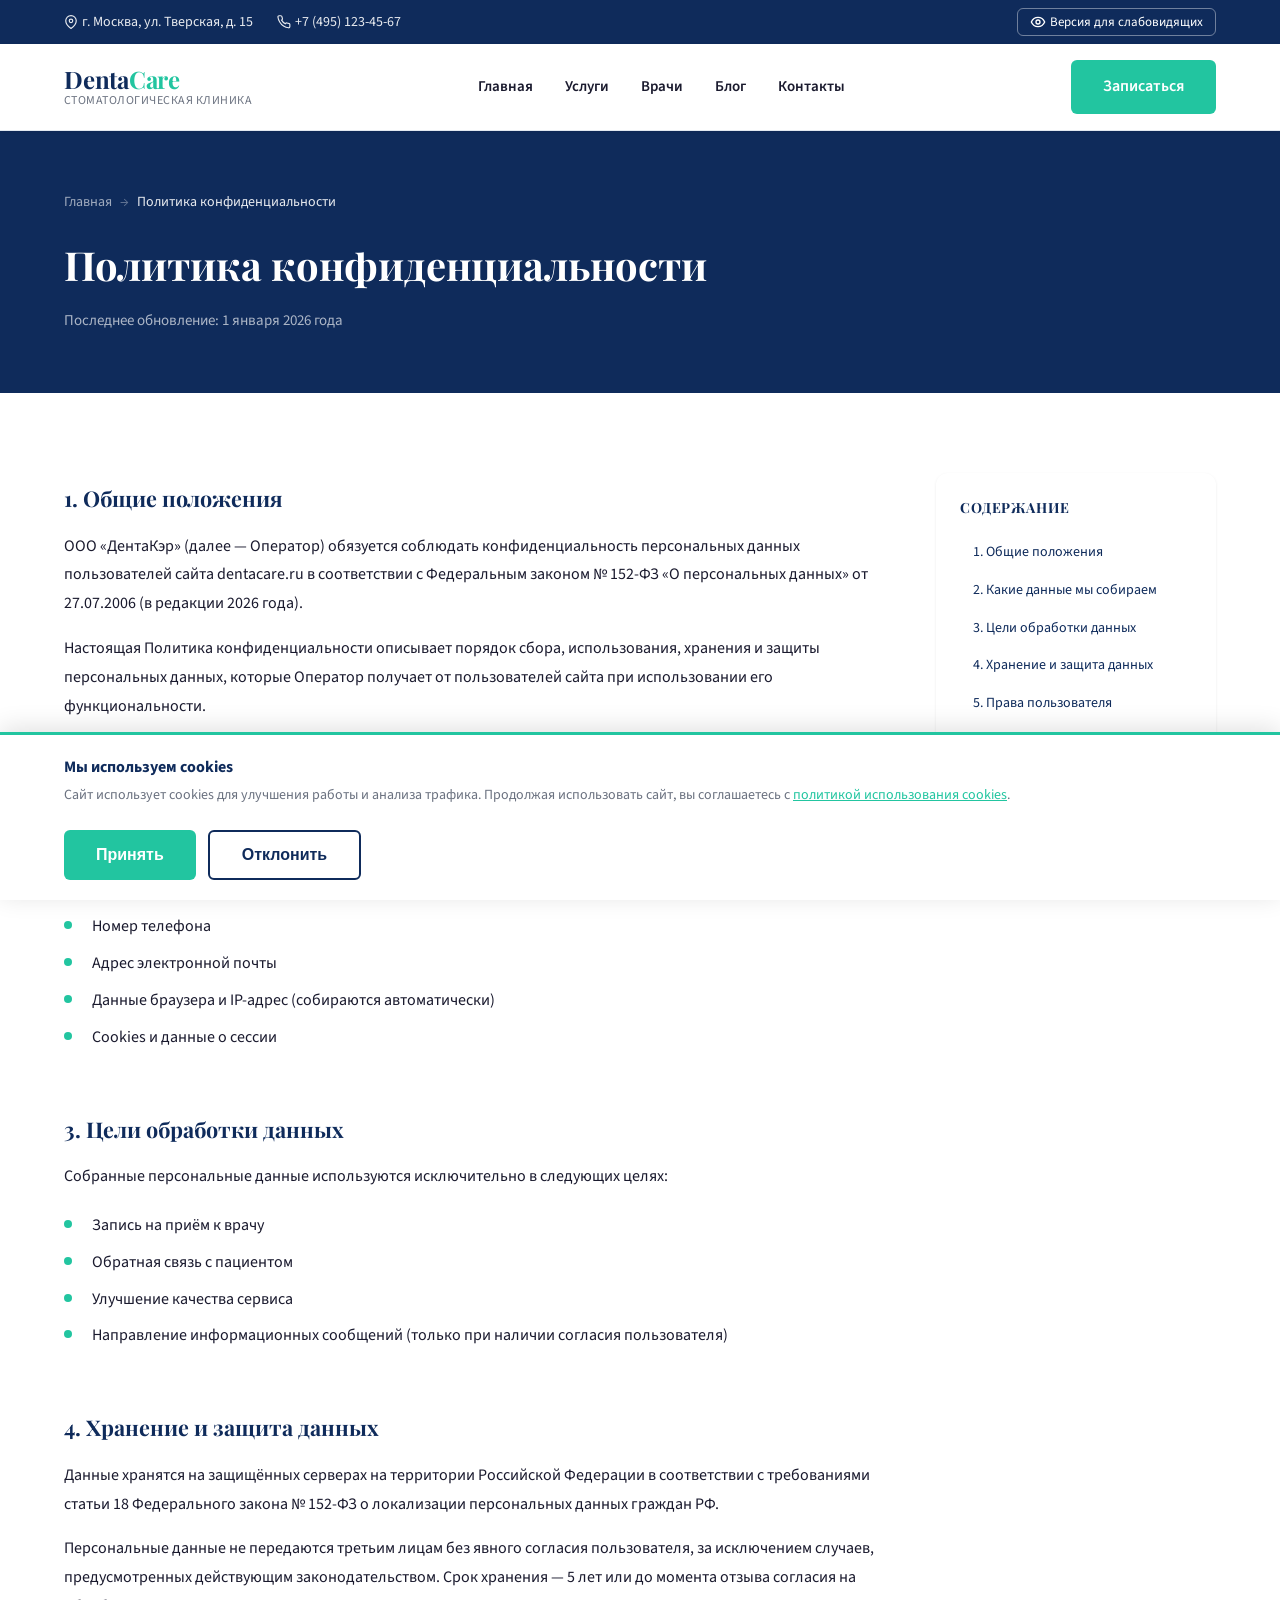
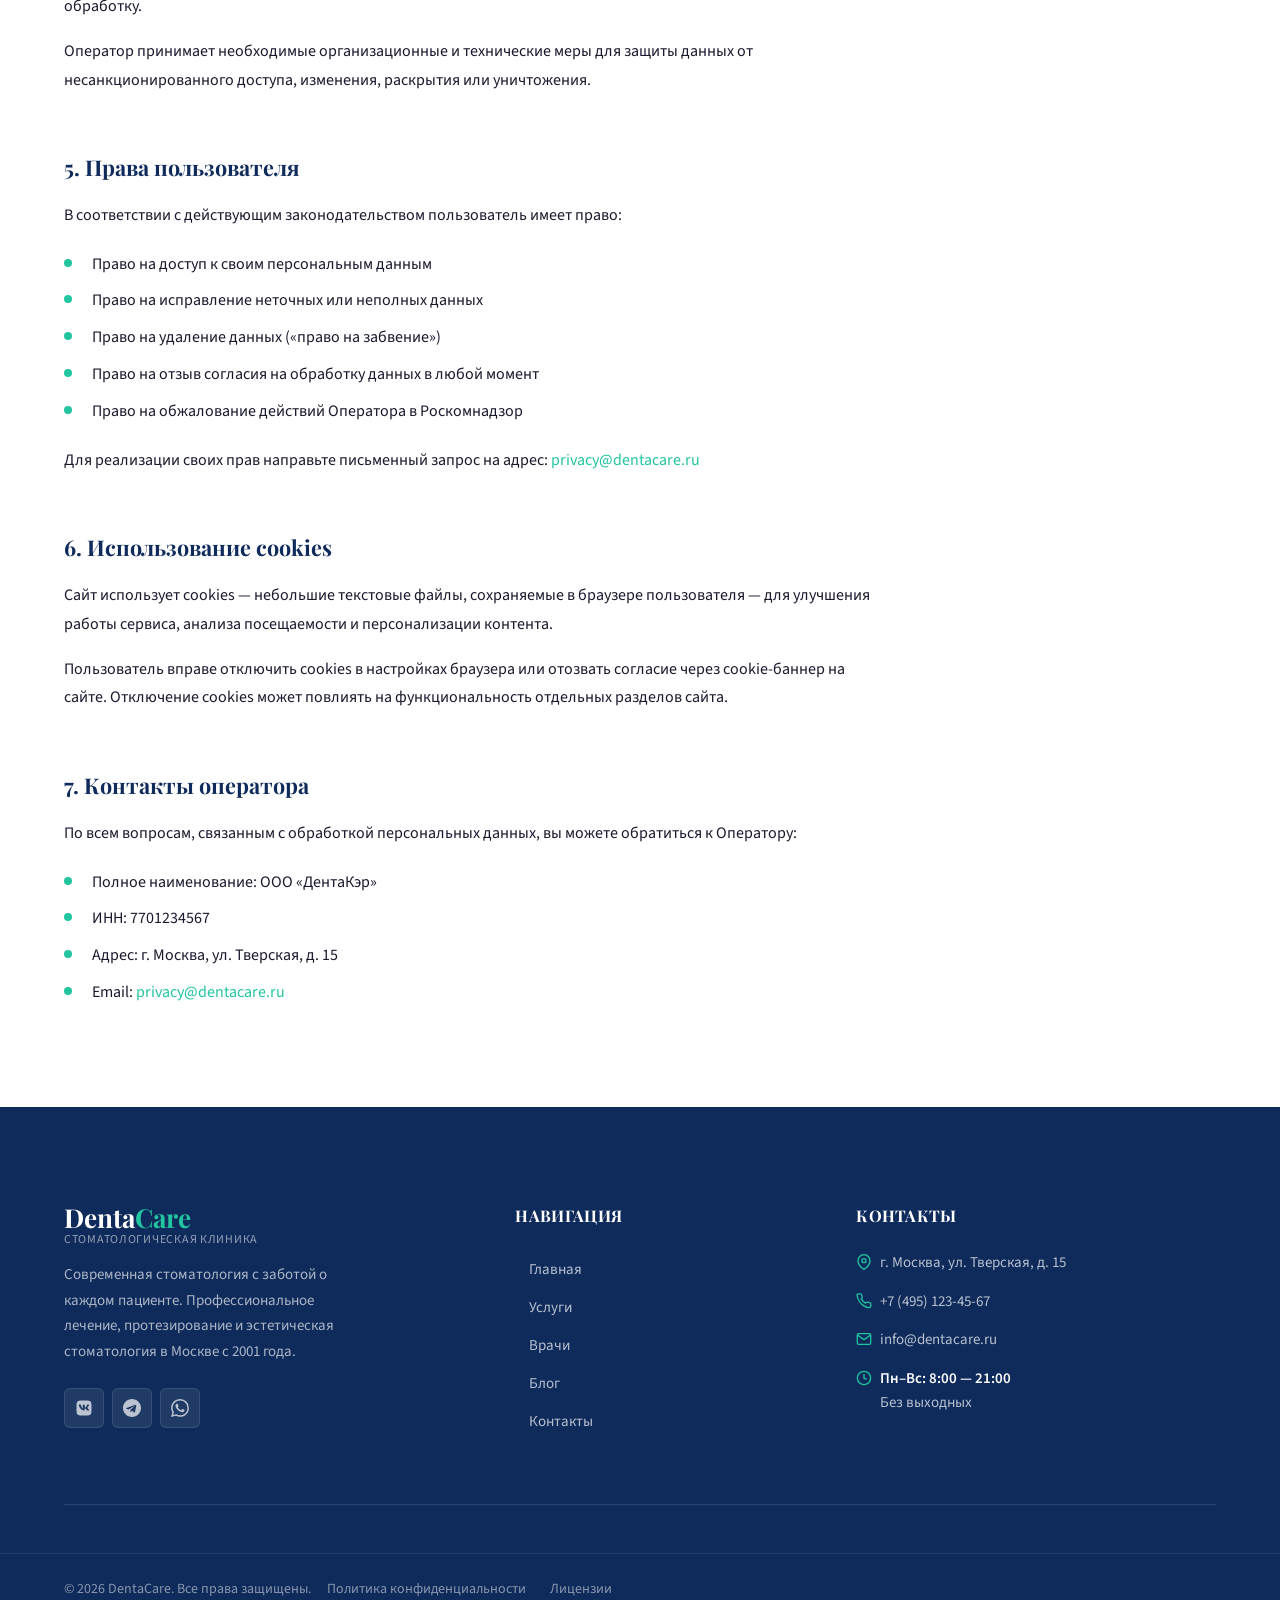
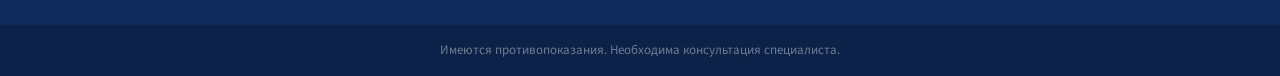
<file: privacy.html>
<!DOCTYPE html>
<html lang="ru">
<head>
  <meta charset="UTF-8">
  <link rel="icon" type="image/svg+xml" href="assets/img/favicon.svg">
  <meta name="viewport" content="width=device-width, initial-scale=1.0">
  <meta name="description" content="Политика конфиденциальности стоматологической клиники DentaCare. Порядок обработки и защиты персональных данных пользователей.">
  <title>Политика конфиденциальности — DentaCare</title>
  <link rel="stylesheet" href="assets/css/styles.css">
  <link rel="canonical" href="https://dentacare.ru/privacy.html">

  <!-- Open Graph -->
  <meta property="og:type"        content="website">
  <meta property="og:site_name"   content="DentaCare">
  <meta property="og:locale"      content="ru_RU">
  <meta property="og:url"         content="https://dentacare.ru/privacy.html">
  <meta property="og:title"       content="Политика конфиденциальности — DentaCare">
  <meta property="og:description" content="Политика конфиденциальности стоматологической клиники DentaCare. Порядок обработки и защиты персональных данных.">
  <meta property="og:image"       content="https://dentacare.ru/assets/img/og-image.jpg">

  <!-- Twitter Card -->
  <meta name="twitter:card"        content="summary_large_image">
  <meta name="twitter:site"        content="@dentacare">
  <meta name="twitter:title"       content="Политика конфиденциальности — DentaCare">
  <meta name="twitter:description" content="Политика конфиденциальности стоматологической клиники DentaCare. Порядок обработки и защиты персональных данных.">
  <meta name="twitter:image"       content="https://dentacare.ru/assets/img/og-image.jpg">

  <style>
    
    /* ================================================================
       Footer component styles
       ================================================================ */

    .site-footer { background: var(--color-primary); color: rgba(255,255,255,0.85); padding: var(--space-4xl) 0 0; margin-top: auto; }
    .site-footer__grid { display: grid; grid-template-columns: 1.4fr 1fr 1.3fr; gap: var(--space-3xl); padding-bottom: var(--space-3xl); border-bottom: 1px solid rgba(255,255,255,0.12); }
    .footer-col__heading { font-family: var(--font-display); font-size: 1rem; font-weight: 700; color: #fff; margin-bottom: var(--space-lg); letter-spacing: 0.02em; text-transform: uppercase; }
    .footer-brand__logo { display: inline-flex; flex-direction: column; text-decoration: none; line-height: 1.15; margin-bottom: var(--space-md); }
    .footer-brand__name { font-family: var(--font-display); font-size: 1.625rem; font-weight: 700; color: #fff; }
    .footer-brand__name span { color: var(--color-accent); }
    .footer-brand__tagline { font-size: 0.75rem; color: rgba(255,255,255,0.55); letter-spacing: 0.06em; text-transform: uppercase; }
    .footer-brand__desc { font-size: 0.9375rem; line-height: 1.7; color: rgba(255,255,255,0.65); margin-bottom: var(--space-lg); max-width: 300px; }
    .footer-social { display: flex; gap: var(--space-sm); list-style: none; margin: 0; padding: 0; }
    .footer-social__link { display: flex; align-items: center; justify-content: center; width: 40px; height: 40px; border-radius: var(--radius-sm); background: rgba(255,255,255,0.08); color: rgba(255,255,255,0.7); text-decoration: none; transition: background var(--transition), color var(--transition), transform var(--transition); border: 1px solid rgba(255,255,255,0.1); }
    .footer-social__link:hover { background: var(--color-accent); color: #fff; border-color: var(--color-accent); transform: translateY(-2px); }
    .footer-nav__list { list-style: none; margin: 0; padding: 0; display: flex; flex-direction: column; gap: 2px; }
    .footer-nav__list a { display: inline-flex; align-items: center; gap: var(--space-sm); padding: 6px 0; font-size: 0.9375rem; color: rgba(255,255,255,0.7); text-decoration: none; transition: color var(--transition), gap var(--transition); }
    .footer-nav__list a::before { content: ''; display: block; width: 6px; height: 6px; border-radius: 50%; background: var(--color-accent); flex-shrink: 0; opacity: 0; transition: opacity var(--transition); }
    .footer-nav__list a:hover { color: #fff; gap: var(--space-md); }
    .footer-nav__list a:hover::before { opacity: 1; }
    .footer-contacts__list { list-style: none; margin: 0; padding: 0; display: flex; flex-direction: column; gap: var(--space-md); }
    .footer-contacts__item { display: flex; align-items: flex-start; gap: var(--space-sm); font-size: 0.9375rem; color: rgba(255,255,255,0.7); line-height: 1.5; }
    .footer-contacts__item svg { flex-shrink: 0; margin-top: 2px; color: var(--color-accent); }
    .footer-contacts__item a { color: rgba(255,255,255,0.7); text-decoration: none; transition: color var(--transition); }
    .footer-contacts__item a:hover { color: #fff; }
    .footer-contacts__hours { display: flex; flex-direction: column; gap: 2px; }
    .footer-contacts__hours span:first-child { color: #fff; font-weight: 600; }
    .footer-bottom { padding: var(--space-lg) 0; border-top: 1px solid rgba(255,255,255,0.08); }
    .footer-bottom__inner { display: flex; align-items: center; justify-content: space-between; flex-wrap: wrap; gap: var(--space-md); }
    .footer-bottom__copy { font-size: 0.875rem; color: rgba(255,255,255,0.5); }
    .footer-bottom__links { display: flex; align-items: center; gap: var(--space-lg); list-style: none; margin: 0; padding: 0; }
    .footer-bottom__links a { font-size: 0.875rem; color: rgba(255,255,255,0.5); text-decoration: none; transition: color var(--transition); }
    .footer-bottom__links a:hover { color: rgba(255,255,255,0.9); }
    .footer-disclaimer { background: rgba(0,0,0,0.2); padding: var(--space-md) 0; text-align: center; }
    .footer-disclaimer p { font-size: 0.8125rem; color: rgba(255,255,255,0.4); line-height: 1.5; }

    body.visually-impaired .site-footer { background: #000; border-top: 2px solid #FFD700; }
    body.visually-impaired .footer-bottom { border-top-color: rgba(255,215,0,0.3); }
    body.visually-impaired .footer-disclaimer { background: #111; }
    body.visually-impaired .footer-social__link:hover { background: #FFD700; color: #000; border-color: #FFD700; }

    /* ================================================================
       Page-specific styles — privacy.html
       ================================================================ */

    .page-hero {
      background: var(--color-primary);
      padding: 60px 0;
    }
    .breadcrumbs {
      display: flex;
      align-items: center;
      gap: 8px;
      font-size: 0.875rem;
      color: rgba(255,255,255,0.6);
      margin-bottom: 20px;
      flex-wrap: wrap;
    }
    .breadcrumbs a { color: rgba(255,255,255,0.6); text-decoration: none; transition: color var(--transition); }
    .breadcrumbs a:hover { color: #fff; }
    .breadcrumbs__sep { color: rgba(255,255,255,0.35); }
    .breadcrumbs__current { color: rgba(255,255,255,0.9); }
    .page-hero h1 { font-family: var(--font-display); font-size: clamp(1.75rem, 4vw, 2.5rem); font-weight: 700; color: #fff; margin: 0 0 12px; }
    .page-hero__sub { font-size: 0.9375rem; color: rgba(255,255,255,0.65); margin: 0; }

    /* two-column layout */
    .privacy-layout {
      display: grid;
      grid-template-columns: 1fr 280px;
      gap: 60px;
      padding: 80px 0;
      align-items: start;
    }

    /* article content */
    .privacy-content h2 {
      font-family: var(--font-display);
      font-size: 1.35rem;
      font-weight: 700;
      color: var(--color-primary);
      margin: 48px 0 16px;
      padding-top: 8px;
      scroll-margin-top: 100px;
    }
    .privacy-content h2:first-child { margin-top: 0; }
    .privacy-content p {
      font-size: 1rem;
      line-height: 1.8;
      color: var(--color-text);
      margin: 0 0 16px;
    }
    .privacy-content ul {
      margin: 0 0 16px;
      padding-left: 0;
      list-style: none;
    }
    .privacy-content ul li {
      font-size: 1rem;
      line-height: 1.8;
      color: var(--color-text);
      padding: 4px 0 4px 28px;
      position: relative;
    }
    .privacy-content ul li::before {
      content: '';
      position: absolute;
      left: 0;
      top: 13px;
      width: 8px;
      height: 8px;
      border-radius: 50%;
      background: var(--color-accent);
    }
    .privacy-content a { color: var(--color-accent); text-decoration: none; }
    .privacy-content a:hover { text-decoration: underline; }

    /* sidebar */
    .privacy-sidebar {
      position: sticky;
      top: 100px;
    }
    .privacy-toc {
      background: #fff;
      padding: 24px;
      border-radius: var(--radius-md);
      box-shadow: var(--shadow-sm);
    }
    .privacy-toc__title {
      font-family: var(--font-display);
      font-size: 0.875rem;
      font-weight: 700;
      color: var(--color-primary);
      text-transform: uppercase;
      letter-spacing: 0.06em;
      margin: 0 0 16px;
    }
    .privacy-toc__list {
      list-style: none;
      margin: 0;
      padding: 0;
      display: flex;
      flex-direction: column;
      gap: 2px;
    }
    .privacy-toc__list a {
      display: block;
      padding: 8px 10px;
      font-size: 0.875rem;
      color: var(--color-primary);
      text-decoration: none;
      border-radius: var(--radius-sm);
      border-left: 3px solid transparent;
      transition: background var(--transition), border-color var(--transition), color var(--transition);
      line-height: 1.4;
    }
    .privacy-toc__list a:hover,
    .privacy-toc__list a.toc-active {
      background: var(--color-surface);
      border-left-color: var(--color-accent);
      color: var(--color-accent);
    }

  </style>
</head>
<body>

  <!-- ── Topbar ─────────────────────────────────────────────── -->
  <div class="topbar">
    <div class="container">
      <div class="topbar__inner">
        <div class="topbar__contacts">
          <a href="#" class="topbar__address">
            <svg width="14" height="14" viewBox="0 0 24 24" fill="none" stroke="currentColor" stroke-width="2" aria-hidden="true">
              <path d="M21 10c0 7-9 13-9 13S3 17 3 10a9 9 0 0 1 18 0z"/><circle cx="12" cy="10" r="3"/>
            </svg>
            г. Москва, ул. Тверская, д. 15
          </a>
          <a href="tel:+74951234567">
            <svg width="14" height="14" viewBox="0 0 24 24" fill="none" stroke="currentColor" stroke-width="2" aria-hidden="true">
              <path d="M22 16.92v3a2 2 0 0 1-2.18 2 19.79 19.79 0 0 1-8.63-3.07A19.5 19.5 0 0 1 4.69 12 19.79 19.79 0 0 1 1.58 3.44 2 2 0 0 1 3.55 1.25h3a2 2 0 0 1 2 1.72c.127.96.361 1.903.7 2.81a2 2 0 0 1-.45 2.11L7.91 8.78a16 16 0 0 0 6.29 6.29l.88-.88a2 2 0 0 1 2.11-.45c.907.339 1.85.573 2.81.7A2 2 0 0 1 22 16.92z"/>
            </svg>
            +7 (495) 123-45-67
          </a>
        </div>
        <button id="accessibility-toggle" class="topbar__accessibility" type="button" aria-pressed="false" aria-label="Включить версию для слабовидящих">
          <svg width="16" height="16" viewBox="0 0 24 24" fill="none" stroke="currentColor" stroke-width="2" aria-hidden="true">
            <circle cx="12" cy="12" r="3"/><path d="M2 12S5 5 12 5s10 7 10 7-3 7-10 7S2 12 2 12z"/>
          </svg>
          Версия для слабовидящих
        </button>
      </div>
    </div>
  </div>

  <!-- ── Main Header ────────────────────────────────────────── -->
  <header class="site-header" role="banner">
    <div class="container">
      <div class="site-header__inner">
        <a href="index.html" class="logo" aria-label="DentaCare — на главную">
          <span class="logo__name">Denta<span>Care</span></span>
          <span class="logo__tagline">Стоматологическая клиника</span>
        </a>
        <nav class="main-nav" aria-label="Основная навигация">
          <ul class="main-nav__list">
            <li><a href="index.html">Главная</a></li>
            <li><a href="services.html">Услуги</a></li>
            <li><a href="doctors.html">Врачи</a></li>
            <li><a href="blog.html">Блог</a></li>
            <li><a href="contacts.html">Контакты</a></li>
          </ul>
        </nav>
        <div class="site-header__cta">
          <a href="contacts.html" class="btn-primary">Записаться</a>
        </div>
        <button class="burger" type="button" aria-expanded="false" aria-controls="mobile-menu" aria-label="Открыть меню">
          <span class="burger__line"></span>
          <span class="burger__line"></span>
          <span class="burger__line"></span>
        </button>
      </div>
    </div>
    <nav id="mobile-menu" class="mobile-menu" aria-label="Мобильная навигация" hidden>
      <div class="container">
        <ul class="mobile-menu__list">
          <li><a href="index.html">Главная</a></li>
          <li><a href="services.html">Услуги</a></li>
          <li><a href="doctors.html">Врачи</a></li>
          <li><a href="blog.html">Блог</a></li>
          <li><a href="contacts.html">Контакты</a></li>
        </ul>
        <div class="mobile-menu__cta">
          <a href="contacts.html" class="btn-primary">Записаться на приём</a>
        </div>
      </div>
    </nav>
  </header>

  <main>

    <!-- ── Page Hero ─────────────────────────────────────────── -->
    <section class="page-hero" aria-label="Заголовок страницы">
      <div class="container">
        <nav class="breadcrumbs" aria-label="Хлебные крошки">
          <a href="index.html">Главная</a>
          <span class="breadcrumbs__sep" aria-hidden="true">→</span>
          <span class="breadcrumbs__current" aria-current="page">Политика конфиденциальности</span>
        </nav>
        <h1>Политика конфиденциальности</h1>
        <p class="page-hero__sub">Последнее обновление: 1 января 2026 года</p>
      </div>
    </section>

    <!-- ── Content ───────────────────────────────────────────── -->
    <div class="container">
      <div class="privacy-layout">

        <!-- Article -->
        <article class="privacy-content">

          <h2 id="general">1. Общие положения</h2>
          <p>ООО «ДентаКэр» (далее — Оператор) обязуется соблюдать конфиденциальность персональных данных пользователей сайта dentacare.ru в соответствии с Федеральным законом № 152-ФЗ «О персональных данных» от 27.07.2006 (в редакции 2026 года).</p>
          <p>Настоящая Политика конфиденциальности описывает порядок сбора, использования, хранения и защиты персональных данных, которые Оператор получает от пользователей сайта при использовании его функциональности.</p>

          <h2 id="data">2. Какие данные мы собираем</h2>
          <p>При использовании сайта мы можем собирать следующие персональные данные:</p>
          <ul>
            <li>Имя и фамилия</li>
            <li>Номер телефона</li>
            <li>Адрес электронной почты</li>
            <li>Данные браузера и IP-адрес (собираются автоматически)</li>
            <li>Cookies и данные о сессии</li>
          </ul>

          <h2 id="purpose">3. Цели обработки данных</h2>
          <p>Собранные персональные данные используются исключительно в следующих целях:</p>
          <ul>
            <li>Запись на приём к врачу</li>
            <li>Обратная связь с пациентом</li>
            <li>Улучшение качества сервиса</li>
            <li>Направление информационных сообщений (только при наличии согласия пользователя)</li>
          </ul>

          <h2 id="storage">4. Хранение и защита данных</h2>
          <p>Данные хранятся на защищённых серверах на территории Российской Федерации в соответствии с требованиями статьи 18 Федерального закона № 152-ФЗ о локализации персональных данных граждан РФ.</p>
          <p>Персональные данные не передаются третьим лицам без явного согласия пользователя, за исключением случаев, предусмотренных действующим законодательством. Срок хранения — 5 лет или до момента отзыва согласия на обработку.</p>
          <p>Оператор принимает необходимые организационные и технические меры для защиты данных от несанкционированного доступа, изменения, раскрытия или уничтожения.</p>

          <h2 id="rights">5. Права пользователя</h2>
          <p>В соответствии с действующим законодательством пользователь имеет право:</p>
          <ul>
            <li>Право на доступ к своим персональным данным</li>
            <li>Право на исправление неточных или неполных данных</li>
            <li>Право на удаление данных («право на забвение»)</li>
            <li>Право на отзыв согласия на обработку данных в любой момент</li>
            <li>Право на обжалование действий Оператора в Роскомнадзор</li>
          </ul>
          <p>Для реализации своих прав направьте письменный запрос на адрес: <a href="mailto:privacy@dentacare.ru">privacy@dentacare.ru</a></p>

          <h2 id="cookies">6. Использование cookies</h2>
          <p>Сайт использует cookies — небольшие текстовые файлы, сохраняемые в браузере пользователя — для улучшения работы сервиса, анализа посещаемости и персонализации контента.</p>
          <p>Пользователь вправе отключить cookies в настройках браузера или отозвать согласие через cookie-баннер на сайте. Отключение cookies может повлиять на функциональность отдельных разделов сайта.</p>

          <h2 id="contacts">7. Контакты оператора</h2>
          <p>По всем вопросам, связанным с обработкой персональных данных, вы можете обратиться к Оператору:</p>
          <ul>
            <li>Полное наименование: ООО «ДентаКэр»</li>
            <li>ИНН: 7701234567</li>
            <li>Адрес: г. Москва, ул. Тверская, д. 15</li>
            <li>Email: <a href="mailto:privacy@dentacare.ru">privacy@dentacare.ru</a></li>
          </ul>

        </article>

        <!-- Sidebar TOC -->
        <aside class="privacy-sidebar" aria-label="Содержание">
          <nav class="privacy-toc">
            <p class="privacy-toc__title">Содержание</p>
            <ul class="privacy-toc__list">
              <li><a href="#general">1. Общие положения</a></li>
              <li><a href="#data">2. Какие данные мы собираем</a></li>
              <li><a href="#purpose">3. Цели обработки данных</a></li>
              <li><a href="#storage">4. Хранение и защита данных</a></li>
              <li><a href="#rights">5. Права пользователя</a></li>
              <li><a href="#cookies">6. Использование cookies</a></li>
              <li><a href="#contacts">7. Контакты оператора</a></li>
            </ul>
          </nav>
        </aside>

      </div>
    </div>

  </main>

  <!-- ── Footer ─────────────────────────────────────────────── -->
  <footer class="site-footer" role="contentinfo">
    <div class="container">
      <div class="site-footer__grid">

        <div class="footer-col footer-col--brand">
          <a href="index.html" class="footer-brand__logo" aria-label="DentaCare — на главную">
            <span class="footer-brand__name">Denta<span>Care</span></span>
            <span class="footer-brand__tagline">Стоматологическая клиника</span>
          </a>
          <p class="footer-brand__desc">Современная стоматология с заботой о каждом пациенте. Профессиональное лечение, протезирование и эстетическая стоматология в Москве с 2001 года.</p>
          <ul class="footer-social" aria-label="Социальные сети">
            <li>
              <a href="#" class="footer-social__link" aria-label="ВКонтакте">
                <svg width="18" height="18" viewBox="0 0 24 24" fill="currentColor" aria-hidden="true">
                  <path d="M15.07 2H8.93C3.33 2 2 3.33 2 8.93v6.14C2 20.67 3.33 22 8.93 22h6.14C20.67 22 22 20.67 22 15.07V8.93C22 3.33 20.67 2 15.07 2zm3.06 13.29h-1.52c-.58 0-.76-.46-1.8-1.52-.91-.88-1.31-.99-1.53-.99-.31 0-.4.09-.4.52v1.39c0 .37-.12.59-1.1.59-1.62 0-3.41-.98-4.67-2.8C5.62 10.4 5 8.4 5 7.91c0-.22.09-.43.52-.43h1.52c.39 0 .54.18.69.61.76 2.19 2.02 4.11 2.54 4.11.2 0 .28-.09.28-.58V9.48c-.06-1.04-.61-1.13-.61-1.5 0-.18.15-.37.39-.37h2.39c.33 0 .45.18.45.55v2.97c0 .33.15.45.24.45.2 0 .37-.12.74-.49 1.14-1.28 1.96-3.24 1.96-3.24.11-.22.28-.43.67-.43h1.52c.46 0 .56.24.46.55-.19.89-2.03 3.47-2.03 3.47-.16.26-.22.37 0 .66.16.22.69.67 1.04 1.08.65.73 1.14 1.34 1.27 1.76.12.42-.09.64-.52.64z"/>
                </svg>
              </a>
            </li>
            <li>
              <a href="#" class="footer-social__link" aria-label="Telegram">
                <svg width="18" height="18" viewBox="0 0 24 24" fill="currentColor" aria-hidden="true">
                  <path d="M12 0C5.373 0 0 5.373 0 12s5.373 12 12 12 12-5.373 12-12S18.627 0 12 0zm5.894 8.221-1.97 9.28c-.145.658-.537.818-1.084.508l-3-2.21-1.447 1.394c-.16.16-.295.295-.605.295l.213-3.053 5.56-5.023c.242-.213-.054-.333-.373-.12L7.43 13.9l-2.965-.924c-.643-.204-.657-.643.136-.953l11.57-4.461c.537-.194 1.006.131.723.659z"/>
                </svg>
              </a>
            </li>
            <li>
              <a href="#" class="footer-social__link" aria-label="WhatsApp">
                <svg width="18" height="18" viewBox="0 0 24 24" fill="currentColor" aria-hidden="true">
                  <path d="M17.472 14.382c-.297-.149-1.758-.867-2.03-.967-.273-.099-.471-.148-.67.15-.197.297-.767.966-.94 1.164-.173.199-.347.223-.644.075-.297-.15-1.255-.463-2.39-1.475-.883-.788-1.48-1.761-1.653-2.059-.173-.297-.018-.458.13-.606.134-.133.298-.347.446-.52.149-.174.198-.298.298-.497.099-.198.05-.371-.025-.52-.075-.149-.669-1.612-.916-2.207-.242-.579-.487-.5-.669-.51-.173-.008-.371-.01-.57-.01-.198 0-.52.074-.792.372-.272.297-1.04 1.016-1.04 2.479 0 1.462 1.065 2.875 1.213 3.074.149.198 2.096 3.2 5.077 4.487.709.306 1.262.489 1.694.625.712.227 1.36.195 1.871.118.571-.085 1.758-.719 2.006-1.413.248-.694.248-1.289.173-1.413-.074-.124-.272-.198-.57-.347m-5.421 7.403h-.004a9.87 9.87 0 0 1-5.031-1.378l-.361-.214-3.741.982.998-3.648-.235-.374a9.86 9.86 0 0 1-1.51-5.26c.001-5.45 4.436-9.884 9.888-9.884 2.64 0 5.122 1.03 6.988 2.898a9.825 9.825 0 0 1 2.893 6.994c-.003 5.45-4.437 9.884-9.885 9.884m8.413-18.297A11.815 11.815 0 0 0 12.05 0C5.495 0 .16 5.335.157 11.892c0 2.096.547 4.142 1.588 5.945L.057 24l6.305-1.654a11.882 11.882 0 0 0 5.683 1.448h.005c6.554 0 11.89-5.335 11.893-11.893a11.821 11.821 0 0 0-3.48-8.413z"/>
                </svg>
              </a>
            </li>
          </ul>
        </div>

        <nav class="footer-col" aria-label="Навигация по сайту">
          <h3 class="footer-col__heading">Навигация</h3>
          <ul class="footer-nav__list">
            <li><a href="index.html">Главная</a></li>
            <li><a href="services.html">Услуги</a></li>
            <li><a href="doctors.html">Врачи</a></li>
            <li><a href="blog.html">Блог</a></li>
            <li><a href="contacts.html">Контакты</a></li>
          </ul>
        </nav>

        <address class="footer-col" style="font-style: normal;">
          <h3 class="footer-col__heading">Контакты</h3>
          <ul class="footer-contacts__list">
            <li class="footer-contacts__item">
              <svg width="16" height="16" viewBox="0 0 24 24" fill="none" stroke="currentColor" stroke-width="2" aria-hidden="true">
                <path d="M21 10c0 7-9 13-9 13S3 17 3 10a9 9 0 0 1 18 0z"/><circle cx="12" cy="10" r="3"/>
              </svg>
              <span>г. Москва, ул. Тверская, д. 15</span>
            </li>
            <li class="footer-contacts__item">
              <svg width="16" height="16" viewBox="0 0 24 24" fill="none" stroke="currentColor" stroke-width="2" aria-hidden="true">
                <path d="M22 16.92v3a2 2 0 0 1-2.18 2 19.79 19.79 0 0 1-8.63-3.07A19.5 19.5 0 0 1 4.69 12 19.79 19.79 0 0 1 1.58 3.44 2 2 0 0 1 3.55 1.25h3a2 2 0 0 1 2 1.72c.127.96.361 1.903.7 2.81a2 2 0 0 1-.45 2.11L7.91 8.78a16 16 0 0 0 6.29 6.29l.88-.88a2 2 0 0 1 2.11-.45c.907.339 1.85.573 2.81.7A2 2 0 0 1 22 16.92z"/>
              </svg>
              <a href="tel:+74951234567">+7 (495) 123-45-67</a>
            </li>
            <li class="footer-contacts__item">
              <svg width="16" height="16" viewBox="0 0 24 24" fill="none" stroke="currentColor" stroke-width="2" aria-hidden="true">
                <path d="M4 4h16c1.1 0 2 .9 2 2v12c0 1.1-.9 2-2 2H4c-1.1 0-2-.9-2-2V6c0-1.1.9-2 2-2z"/>
                <polyline points="22,6 12,13 2,6"/>
              </svg>
              <a href="mailto:info@dentacare.ru">info@dentacare.ru</a>
            </li>
            <li class="footer-contacts__item">
              <svg width="16" height="16" viewBox="0 0 24 24" fill="none" stroke="currentColor" stroke-width="2" aria-hidden="true">
                <circle cx="12" cy="12" r="10"/><polyline points="12 6 12 12 16 14"/>
              </svg>
              <div class="footer-contacts__hours">
                <span>Пн–Вс: 8:00 — 21:00</span>
                <span>Без выходных</span>
              </div>
            </li>
          </ul>
        </address>

      </div>
    </div>

    <div class="footer-bottom">
      <div class="container">
        <div class="footer-bottom__inner">
          <p class="footer-bottom__copy">© 2026 DentaCare. Все права защищены.</p>
          <ul class="footer-bottom__links">
            <li><a href="privacy.html">Политика конфиденциальности</a></li>
            <li><a href="license.html">Лицензии</a></li>
          </ul>
        </div>
      </div>
    </div>

    <div class="footer-disclaimer" role="note">
      <div class="container">
        <p>Имеются противопоказания. Необходима консультация специалиста.</p>
      </div>
    </div>
  </footer>

  <script src="assets/js/main.js"></script>

  <div id="cookie-banner" class="cookie-banner" role="dialog" aria-label="Уведомление о cookies" hidden>
    <div class="cookie-banner__inner container">
      <div class="cookie-banner__text">
        <strong>Мы используем cookies</strong>
        <p>Сайт использует cookies для улучшения работы и анализа трафика.
        Продолжая использовать сайт, вы соглашаетесь с
        <a href="privacy.html#cookies">политикой использования cookies</a>.</p>
      </div>
      <div class="cookie-banner__actions">
        <button id="cookie-accept" class="btn-primary" type="button">Принять</button>
        <button id="cookie-decline" class="btn-outline" type="button">Отклонить</button>
      </div>
    </div>
  </div>


</body>
</html>
</file>
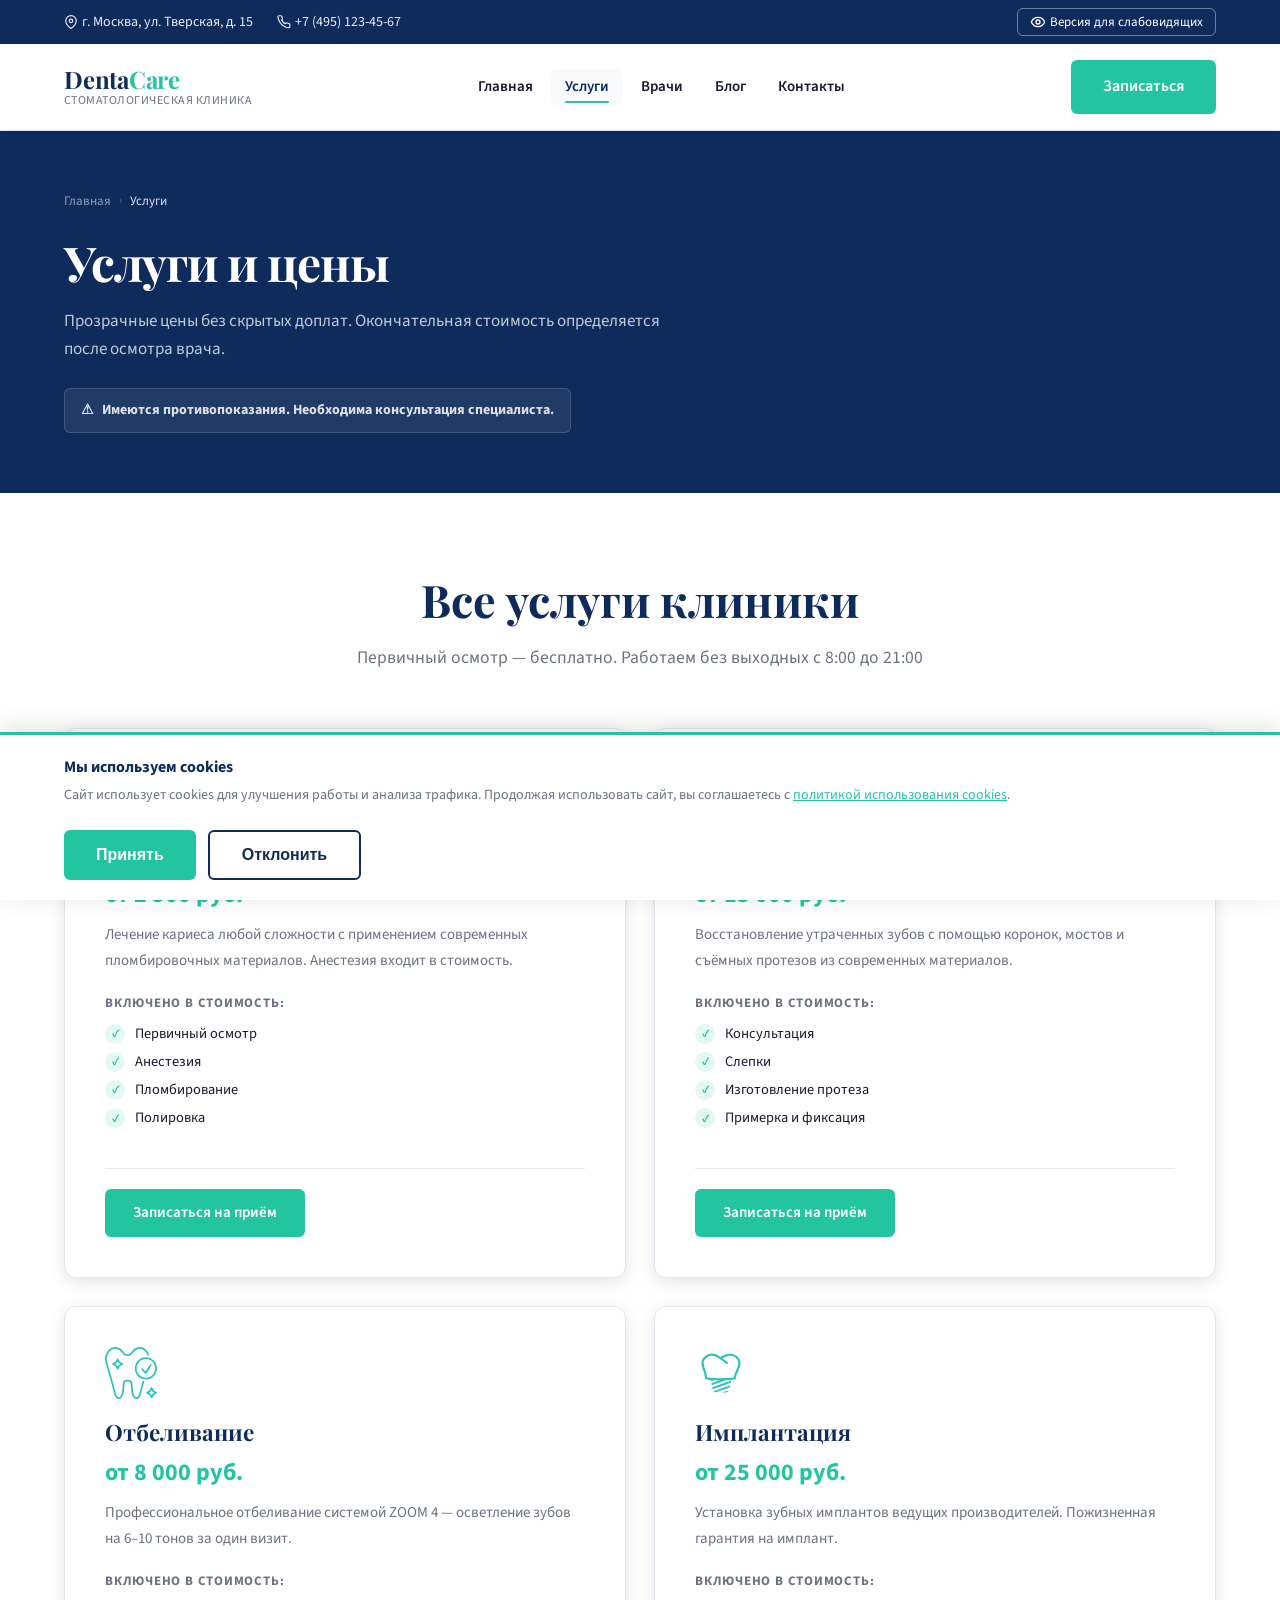
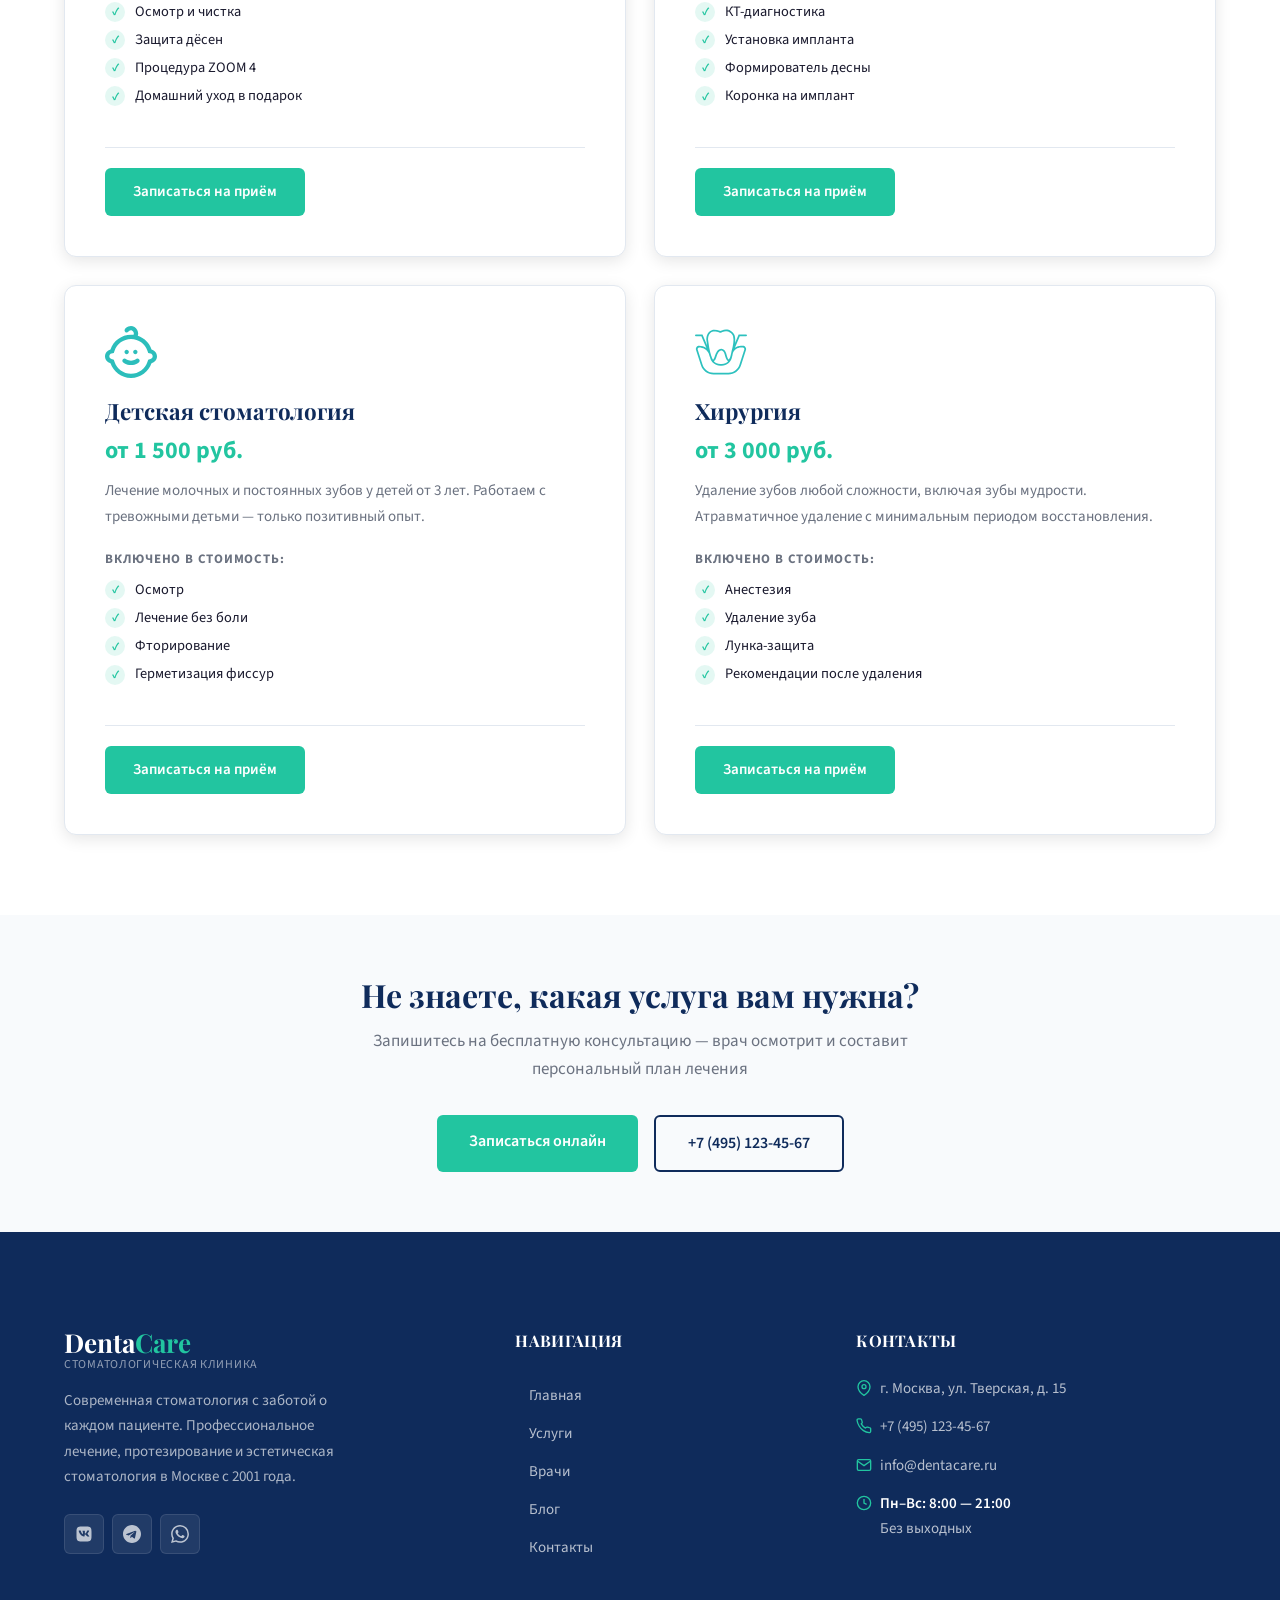
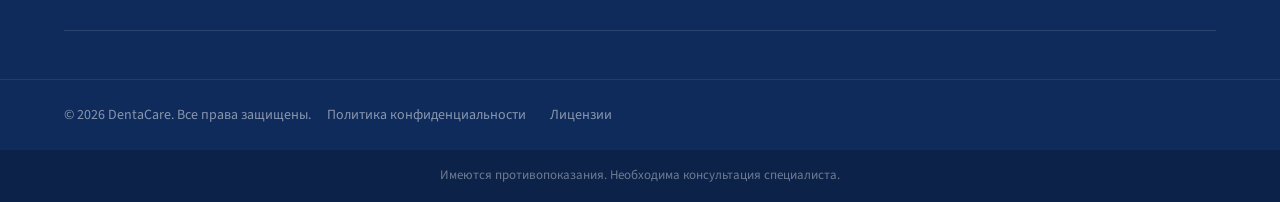
<file: services.html>
<!DOCTYPE html>
<html lang="ru">
<head>
  <meta charset="UTF-8">
  <link rel="icon" type="image/svg+xml" href="assets/img/favicon.svg">
  <meta name="viewport" content="width=device-width, initial-scale=1.0">
  <meta name="description" content="Полный прайс-лист стоматологических услуг клиники DentaCare. Лечение кариеса, протезирование, имплантация, отбеливание. Цены от 1 500 руб.">
  <title>Услуги и цены — DentaCare</title>
  <link rel="stylesheet" href="assets/css/styles.css">
  <link rel="canonical" href="https://dentacare.ru/services.html">

  <!-- Open Graph -->
  <meta property="og:type"        content="website">
  <meta property="og:site_name"   content="DentaCare">
  <meta property="og:locale"      content="ru_RU">
  <meta property="og:url"         content="https://dentacare.ru/services.html">
  <meta property="og:title"       content="Услуги и цены — DentaCare">
  <meta property="og:description" content="Полный прайс стоматологических услуг. Лечение кариеса от 2 500 руб., имплантация от 25 000 руб. Прозрачные цены.">
  <meta property="og:image"       content="https://dentacare.ru/assets/img/og-image.jpg">

  <!-- Twitter Card -->
  <meta name="twitter:card"        content="summary_large_image">
  <meta name="twitter:site"        content="@dentacare">
  <meta name="twitter:title"       content="Услуги и цены — DentaCare">
  <meta name="twitter:description" content="Полный прайс стоматологических услуг. Лечение кариеса от 2 500 руб., имплантация от 25 000 руб. Прозрачные цены.">
  <meta name="twitter:image"       content="https://dentacare.ru/assets/img/og-image.jpg">

  <style>
    /* ================================================================
       Footer component styles
       ================================================================ */

    .site-footer { background: var(--color-primary); color: rgba(255,255,255,0.85); padding: var(--space-4xl) 0 0; margin-top: auto; }
    .site-footer__grid { display: grid; grid-template-columns: 1.4fr 1fr 1.3fr; gap: var(--space-3xl); padding-bottom: var(--space-3xl); border-bottom: 1px solid rgba(255,255,255,0.12); }
    .footer-col__heading { font-family: var(--font-display); font-size: 1rem; font-weight: 700; color: #fff; margin-bottom: var(--space-lg); letter-spacing: 0.02em; text-transform: uppercase; }
    .footer-brand__logo { display: inline-flex; flex-direction: column; text-decoration: none; line-height: 1.15; margin-bottom: var(--space-md); }
    .footer-brand__name { font-family: var(--font-display); font-size: 1.625rem; font-weight: 700; color: #fff; }
    .footer-brand__name span { color: var(--color-accent); }
    .footer-brand__tagline { font-size: 0.75rem; color: rgba(255,255,255,0.55); letter-spacing: 0.06em; text-transform: uppercase; }
    .footer-brand__desc { font-size: 0.9375rem; line-height: 1.7; color: rgba(255,255,255,0.65); margin-bottom: var(--space-lg); max-width: 300px; }
    .footer-social { display: flex; gap: var(--space-sm); list-style: none; margin: 0; padding: 0; }
    .footer-social__link { display: flex; align-items: center; justify-content: center; width: 40px; height: 40px; border-radius: var(--radius-sm); background: rgba(255,255,255,0.08); color: rgba(255,255,255,0.7); text-decoration: none; transition: background var(--transition), color var(--transition), transform var(--transition); border: 1px solid rgba(255,255,255,0.1); }
    .footer-social__link:hover { background: var(--color-accent); color: #fff; border-color: var(--color-accent); transform: translateY(-2px); }
    .footer-nav__list { list-style: none; margin: 0; padding: 0; display: flex; flex-direction: column; gap: 2px; }
    .footer-nav__list a { display: inline-flex; align-items: center; gap: var(--space-sm); padding: 6px 0; font-size: 0.9375rem; color: rgba(255,255,255,0.7); text-decoration: none; transition: color var(--transition), gap var(--transition); }
    .footer-nav__list a::before { content: ''; display: block; width: 6px; height: 6px; border-radius: 50%; background: var(--color-accent); flex-shrink: 0; opacity: 0; transition: opacity var(--transition); }
    .footer-nav__list a:hover { color: #fff; gap: var(--space-md); }
    .footer-nav__list a:hover::before { opacity: 1; }
    .footer-contacts__list { list-style: none; margin: 0; padding: 0; display: flex; flex-direction: column; gap: var(--space-md); }
    .footer-contacts__item { display: flex; align-items: flex-start; gap: var(--space-sm); font-size: 0.9375rem; color: rgba(255,255,255,0.7); line-height: 1.5; }
    .footer-contacts__item svg { flex-shrink: 0; margin-top: 2px; color: var(--color-accent); }
    .footer-contacts__item a { color: rgba(255,255,255,0.7); text-decoration: none; transition: color var(--transition); }
    .footer-contacts__item a:hover { color: #fff; }
    .footer-contacts__hours { display: flex; flex-direction: column; gap: 2px; }
    .footer-contacts__hours span:first-child { color: #fff; font-weight: 600; }
    .footer-bottom { padding: var(--space-lg) 0; border-top: 1px solid rgba(255,255,255,0.08); }
    .footer-bottom__inner { display: flex; align-items: center; justify-content: space-between; flex-wrap: wrap; gap: var(--space-md); }
    .footer-bottom__copy { font-size: 0.875rem; color: rgba(255,255,255,0.5); }
    .footer-bottom__links { display: flex; align-items: center; gap: var(--space-lg); list-style: none; margin: 0; padding: 0; }
    .footer-bottom__links a { font-size: 0.875rem; color: rgba(255,255,255,0.5); text-decoration: none; transition: color var(--transition); }
    .footer-bottom__links a:hover { color: rgba(255,255,255,0.9); }
    .footer-disclaimer { background: rgba(0,0,0,0.2); padding: var(--space-md) 0; text-align: center; }
    .footer-disclaimer p { font-size: 0.8125rem; color: rgba(255,255,255,0.4); line-height: 1.5; }

    body.visually-impaired .site-footer { background: #000; border-top: 2px solid #FFD700; }
    body.visually-impaired .footer-bottom { border-top-color: rgba(255,215,0,0.3); }
    body.visually-impaired .footer-disclaimer { background: #111; }
    body.visually-impaired .footer-social__link:hover { background: #FFD700; color: #000; border-color: #FFD700; }

    /* ================================================================
       Page-specific styles — services.html
       ================================================================ */

    .section-header { text-align: center; margin-bottom: 56px; }
    .section-header .section-subtitle { margin: 12px auto 0; }

    /* ── Page Hero ───────────────────────────────────────────── */
    .page-hero {
      background: var(--color-primary);
      padding: 60px 0;
      color: #fff;
    }
    .breadcrumbs {
      display: flex;
      align-items: center;
      gap: 8px;
      font-size: 0.8125rem;
      color: rgba(255,255,255,0.55);
      margin-bottom: 24px;
      list-style: none;
      padding: 0;
    }
    .breadcrumbs a { color: rgba(255,255,255,0.55); text-decoration: none; transition: color var(--transition); }
    .breadcrumbs a:hover { color: rgba(255,255,255,0.9); }
    .breadcrumbs__sep { color: rgba(255,255,255,0.3); font-size: 0.75rem; }
    .breadcrumbs__current { color: rgba(255,255,255,0.85); }

    .page-hero__title {
      font-family: var(--font-display);
      font-size: clamp(2rem, 4vw, 3rem);
      font-weight: 700;
      color: #fff;
      line-height: 1.15;
      margin-bottom: 16px;
      letter-spacing: -0.02em;
    }
    .page-hero__subtitle {
      font-size: 1.0625rem;
      color: rgba(255,255,255,0.75);
      line-height: 1.7;
      max-width: 640px;
      margin-bottom: 24px;
    }
    .page-hero__disclaimer {
      display: inline-flex;
      align-items: center;
      gap: 8px;
      background: rgba(255,255,255,0.08);
      border: 1px solid rgba(255,255,255,0.15);
      border-radius: var(--radius-sm);
      padding: 10px 16px;
      font-size: 0.875rem;
      font-weight: 700;
      color: rgba(255,255,255,0.85);
    }

    /* ── Services Detail Grid ────────────────────────────────── */
    .services-detail { padding: 80px 0; }
    .services-detail__grid {
      display: grid;
      grid-template-columns: repeat(2, 1fr);
      gap: 28px;
    }

    .service-card-lg {
      background: #fff;
      border-radius: var(--radius-md);
      padding: 40px;
      box-shadow: var(--shadow-md);
      border: 1px solid var(--color-border);
      display: flex;
      flex-direction: column;
      transition: transform var(--transition), box-shadow var(--transition);
    }
    .service-card-lg:hover {
      transform: translateY(-4px);
      box-shadow: var(--shadow-lg);
    }
    .service-card-lg__icon {
      font-size: 3rem;
      margin-bottom: 16px;
      display: block;
      line-height: 1;
    }
    .service-card-lg__name {
      font-family: var(--font-display);
      font-size: 1.4rem;
      font-weight: 700;
      color: var(--color-primary);
    }
    .service-card-lg__price {
      font-size: 1.5rem;
      font-weight: 700;
      color: var(--color-accent);
      margin: 8px 0 12px;
      line-height: 1.2;
    }
    .service-card-lg__desc {
      font-size: 0.9375rem;
      color: var(--color-text-muted);
      line-height: 1.7;
      margin-bottom: 20px;
    }
    .service-card-lg__includes-label {
      font-size: 0.8125rem;
      font-weight: 700;
      text-transform: uppercase;
      letter-spacing: 0.06em;
      color: var(--color-text-muted);
      margin-bottom: 10px;
    }
    .service-card-lg__includes {
      list-style: none;
      padding: 0;
      margin: 0 0 20px;
      display: flex;
      flex-direction: column;
      gap: 8px;
    }
    .service-card-lg__includes li {
      display: flex;
      align-items: center;
      gap: 10px;
      font-size: 0.9rem;
      color: var(--color-text);
      line-height: 1.4;
    }
    .service-card-lg__includes li::before {
      content: '✓';
      display: flex;
      align-items: center;
      justify-content: center;
      width: 20px;
      height: 20px;
      border-radius: 50%;
      background: rgba(34,197,160,0.12);
      color: var(--color-accent);
      font-size: 0.7rem;
      font-weight: 700;
      flex-shrink: 0;
    }
    .service-card-lg__divider {
      border: none;
      border-top: 1px solid var(--color-border);
      margin: 20px 0;
    }
    .service-card-lg .btn-primary {
      align-self: flex-start;
      padding: 12px 28px;
      font-size: 0.9375rem;
    }

    /* ── CTA Strip ───────────────────────────────────────────── */
    .cta-strip {
      background: var(--color-surface);
      padding: 60px 0;
      text-align: center;
    }
    .cta-strip__title {
      font-family: var(--font-display);
      font-size: clamp(1.5rem, 3vw, 2rem);
      font-weight: 700;
      color: var(--color-primary);
      margin-bottom: 12px;
      line-height: 1.25;
    }
    .cta-strip__subtitle {
      font-size: 1.0625rem;
      color: var(--color-text-muted);
      line-height: 1.65;
      max-width: 560px;
      margin: 0 auto 32px;
    }
    .cta-strip__actions {
      display: flex;
      gap: 16px;
      justify-content: center;
      flex-wrap: wrap;
    }

  </style>
</head>

<body>

  <!-- ── Topbar ─────────────────────────────────────────────── -->
  <div class="topbar">
    <div class="container">
      <div class="topbar__inner">
        <div class="topbar__contacts">
          <a href="#" class="topbar__address">
            <svg width="14" height="14" viewBox="0 0 24 24" fill="none" stroke="currentColor" stroke-width="2" aria-hidden="true">
              <path d="M21 10c0 7-9 13-9 13S3 17 3 10a9 9 0 0 1 18 0z"/><circle cx="12" cy="10" r="3"/>
            </svg>
            г. Москва, ул. Тверская, д. 15
          </a>
          <a href="tel:+74951234567">
            <svg width="14" height="14" viewBox="0 0 24 24" fill="none" stroke="currentColor" stroke-width="2" aria-hidden="true">
              <path d="M22 16.92v3a2 2 0 0 1-2.18 2 19.79 19.79 0 0 1-8.63-3.07A19.5 19.5 0 0 1 4.69 12 19.79 19.79 0 0 1 1.58 3.44 2 2 0 0 1 3.55 1.25h3a2 2 0 0 1 2 1.72c.127.96.361 1.903.7 2.81a2 2 0 0 1-.45 2.11L7.91 8.78a16 16 0 0 0 6.29 6.29l.88-.88a2 2 0 0 1 2.11-.45c.907.339 1.85.573 2.81.7A2 2 0 0 1 22 16.92z"/>
            </svg>
            +7 (495) 123-45-67
          </a>
        </div>
        <button id="accessibility-toggle" class="topbar__accessibility" type="button" aria-pressed="false" aria-label="Включить версию для слабовидящих">
          <svg width="16" height="16" viewBox="0 0 24 24" fill="none" stroke="currentColor" stroke-width="2" aria-hidden="true">
            <circle cx="12" cy="12" r="3"/><path d="M2 12S5 5 12 5s10 7 10 7-3 7-10 7S2 12 2 12z"/>
          </svg>
          Версия для слабовидящих
        </button>
      </div>
    </div>
  </div>

  <!-- ── Main Header ────────────────────────────────────────── -->
  <header class="site-header" role="banner">
    <div class="container">
      <div class="site-header__inner">
        <a href="index.html" class="logo" aria-label="DentaCare — на главную">
          <span class="logo__name">Denta<span>Care</span></span>
          <span class="logo__tagline">Стоматологическая клиника</span>
        </a>
        <nav class="main-nav" aria-label="Основная навигация">
          <ul class="main-nav__list">
            <li><a href="index.html">Главная</a></li>
            <li><a href="services.html" class="active">Услуги</a></li>
            <li><a href="doctors.html">Врачи</a></li>
            <li><a href="blog.html">Блог</a></li>
            <li><a href="contacts.html">Контакты</a></li>
          </ul>
        </nav>
        <div class="site-header__cta">
          <a href="contacts.html" class="btn-primary">Записаться</a>
        </div>
        <button class="burger" type="button" aria-expanded="false" aria-controls="mobile-menu" aria-label="Открыть меню">
          <span class="burger__line"></span>
          <span class="burger__line"></span>
          <span class="burger__line"></span>
        </button>
      </div>
    </div>
    <nav id="mobile-menu" class="mobile-menu" aria-label="Мобильная навигация" hidden>
      <div class="container">
        <ul class="mobile-menu__list">
          <li><a href="index.html">Главная</a></li>
          <li><a href="services.html" class="active">Услуги</a></li>
          <li><a href="doctors.html">Врачи</a></li>
          <li><a href="blog.html">Блог</a></li>
          <li><a href="contacts.html">Контакты</a></li>
        </ul>
        <div class="mobile-menu__cta">
          <a href="contacts.html" class="btn-primary">Записаться на приём</a>
        </div>
      </div>
    </nav>
  </header>

  <main>

    <!-- ══════════════════════════════════════════════════════ -->
    <!--  PAGE HERO                                             -->
    <!-- ══════════════════════════════════════════════════════ -->
    <section class="page-hero" aria-labelledby="page-title">
      <div class="container">

        <nav aria-label="Хлебные крошки">
          <ol class="breadcrumbs">
            <li><a href="index.html">Главная</a></li>
            <li class="breadcrumbs__sep" aria-hidden="true">›</li>
            <li><span class="breadcrumbs__current">Услуги</span></li>
          </ol>
        </nav>

        <h1 class="page-hero__title" id="page-title">Услуги и цены</h1>
        <p class="page-hero__subtitle">Прозрачные цены без скрытых доплат. Окончательная стоимость определяется после осмотра врача.</p>
        <div class="page-hero__disclaimer" role="note">
          <span aria-hidden="true">⚠</span>
          Имеются противопоказания. Необходима консультация специалиста.
        </div>

      </div>
    </section>

    <!-- ══════════════════════════════════════════════════════ -->
    <!--  УСЛУГИ ДЕТАЛЬНО                                       -->
    <!-- ══════════════════════════════════════════════════════ -->
    <section class="services-detail" aria-labelledby="services-heading">
      <div class="container">
        <div class="section-header">
          <h2 class="section-title" id="services-heading">Все услуги клиники</h2>
          <p class="section-subtitle">Первичный осмотр — бесплатно. Работаем без выходных с 8:00 до 21:00</p>
        </div>
        <div class="services-detail__grid">

          <!-- 1. Лечение кариеса -->
          <article class="service-card-lg">
            <img src="assets/img/icons/icon-caries.svg" class="service-card__icon" alt="" aria-hidden="true" width="48" height="48">
            <h2 class="service-card-lg__name">Лечение кариеса</h2>
            <div class="service-card-lg__price">от 2 500 руб.</div>
            <p class="service-card-lg__desc">Лечение кариеса любой сложности с применением современных пломбировочных материалов. Анестезия входит в стоимость.</p>
            <p class="service-card-lg__includes-label">Включено в стоимость:</p>
            <ul class="service-card-lg__includes">
              <li>Первичный осмотр</li>
              <li>Анестезия</li>
              <li>Пломбирование</li>
              <li>Полировка</li>
            </ul>
            <hr class="service-card-lg__divider">
            <a href="contacts.html" class="btn-primary">Записаться на приём</a>
          </article>

          <!-- 2. Протезирование -->
          <article class="service-card-lg">
            <img src="assets/img/icons/icon-prosthetics.svg" class="service-card__icon" alt="" aria-hidden="true" width="48" height="48">
            <h2 class="service-card-lg__name">Протезирование</h2>
            <div class="service-card-lg__price">от 15 000 руб.</div>
            <p class="service-card-lg__desc">Восстановление утраченных зубов с помощью коронок, мостов и съёмных протезов из современных материалов.</p>
            <p class="service-card-lg__includes-label">Включено в стоимость:</p>
            <ul class="service-card-lg__includes">
              <li>Консультация</li>
              <li>Слепки</li>
              <li>Изготовление протеза</li>
              <li>Примерка и фиксация</li>
            </ul>
            <hr class="service-card-lg__divider">
            <a href="contacts.html" class="btn-primary">Записаться на приём</a>
          </article>

          <!-- 3. Отбеливание -->
          <article class="service-card-lg">
            <img src="assets/img/icons/icon-whitening.svg" class="service-card__icon" alt="" aria-hidden="true" width="48" height="48">
            <h2 class="service-card-lg__name">Отбеливание</h2>
            <div class="service-card-lg__price">от 8 000 руб.</div>
            <p class="service-card-lg__desc">Профессиональное отбеливание системой ZOOM&nbsp;4 — осветление зубов на 6–10 тонов за один визит.</p>
            <p class="service-card-lg__includes-label">Включено в стоимость:</p>
            <ul class="service-card-lg__includes">
              <li>Осмотр и чистка</li>
              <li>Защита дёсен</li>
              <li>Процедура ZOOM 4</li>
              <li>Домашний уход в подарок</li>
            </ul>
            <hr class="service-card-lg__divider">
            <a href="contacts.html" class="btn-primary">Записаться на приём</a>
          </article>

          <!-- 4. Имплантация -->
          <article class="service-card-lg">
            <img src="assets/img/icons/icon-implant.svg" class="service-card__icon" alt="" aria-hidden="true" width="48" height="48">
            <h2 class="service-card-lg__name">Имплантация</h2>
            <div class="service-card-lg__price">от 25 000 руб.</div>
            <p class="service-card-lg__desc">Установка зубных имплантов ведущих производителей. Пожизненная гарантия на имплант.</p>
            <p class="service-card-lg__includes-label">Включено в стоимость:</p>
            <ul class="service-card-lg__includes">
              <li>КТ-диагностика</li>
              <li>Установка импланта</li>
              <li>Формирователь десны</li>
              <li>Коронка на имплант</li>
            </ul>
            <hr class="service-card-lg__divider">
            <a href="contacts.html" class="btn-primary">Записаться на приём</a>
          </article>

          <!-- 5. Детская стоматология -->
          <article class="service-card-lg">
            <img src="assets/img/icons/icon-children.svg" class="service-card__icon" alt="" aria-hidden="true" width="48" height="48">
            <h2 class="service-card-lg__name">Детская стоматология</h2>
            <div class="service-card-lg__price">от 1 500 руб.</div>
            <p class="service-card-lg__desc">Лечение молочных и постоянных зубов у детей от 3 лет. Работаем с тревожными детьми — только позитивный опыт.</p>
            <p class="service-card-lg__includes-label">Включено в стоимость:</p>
            <ul class="service-card-lg__includes">
              <li>Осмотр</li>
              <li>Лечение без боли</li>
              <li>Фторирование</li>
              <li>Герметизация фиссур</li>
            </ul>
            <hr class="service-card-lg__divider">
            <a href="contacts.html" class="btn-primary">Записаться на приём</a>
          </article>

          <!-- 6. Хирургия -->
          <article class="service-card-lg">
            <img src="assets/img/icons/icon-surgery.svg" class="service-card__icon" alt="" aria-hidden="true" width="48" height="48">
            <h2 class="service-card-lg__name">Хирургия</h2>
            <div class="service-card-lg__price">от 3 000 руб.</div>
            <p class="service-card-lg__desc">Удаление зубов любой сложности, включая зубы мудрости. Атравматичное удаление с минимальным периодом восстановления.</p>
            <p class="service-card-lg__includes-label">Включено в стоимость:</p>
            <ul class="service-card-lg__includes">
              <li>Анестезия</li>
              <li>Удаление зуба</li>
              <li>Лунка-защита</li>
              <li>Рекомендации после удаления</li>
            </ul>
            <hr class="service-card-lg__divider">
            <a href="contacts.html" class="btn-primary">Записаться на приём</a>
          </article>

        </div>
      </div>
    </section>

    <!-- ══════════════════════════════════════════════════════ -->
    <!--  CTA ПОЛОСА                                            -->
    <!-- ══════════════════════════════════════════════════════ -->
    <section class="cta-strip" aria-labelledby="cta-title">
      <div class="container">
        <h2 class="cta-strip__title" id="cta-title">Не знаете, какая услуга вам нужна?</h2>
        <p class="cta-strip__subtitle">Запишитесь на бесплатную консультацию — врач осмотрит и составит персональный план лечения</p>
        <div class="cta-strip__actions">
          <a href="contacts.html" class="btn-primary">Записаться онлайн</a>
          <a href="tel:+74951234567" class="btn-outline">+7 (495) 123-45-67</a>
        </div>
      </div>
    </section>

  </main>

  <!-- ── Footer ─────────────────────────────────────────────── -->
  <footer class="site-footer" role="contentinfo">
    <div class="container">
      <div class="site-footer__grid">

        <div class="footer-col footer-col--brand">
          <a href="index.html" class="footer-brand__logo" aria-label="DentaCare — на главную">
            <span class="footer-brand__name">Denta<span>Care</span></span>
            <span class="footer-brand__tagline">Стоматологическая клиника</span>
          </a>
          <p class="footer-brand__desc">Современная стоматология с заботой о каждом пациенте. Профессиональное лечение, протезирование и эстетическая стоматология в Москве с 2001 года.</p>
          <ul class="footer-social" aria-label="Социальные сети">
            <li>
              <a href="#" class="footer-social__link" aria-label="ВКонтакте">
                <svg width="18" height="18" viewBox="0 0 24 24" fill="currentColor" aria-hidden="true">
                  <path d="M15.07 2H8.93C3.33 2 2 3.33 2 8.93v6.14C2 20.67 3.33 22 8.93 22h6.14C20.67 22 22 20.67 22 15.07V8.93C22 3.33 20.67 2 15.07 2zm3.06 13.29h-1.52c-.58 0-.76-.46-1.8-1.52-.91-.88-1.31-.99-1.53-.99-.31 0-.4.09-.4.52v1.39c0 .37-.12.59-1.1.59-1.62 0-3.41-.98-4.67-2.8C5.62 10.4 5 8.4 5 7.91c0-.22.09-.43.52-.43h1.52c.39 0 .54.18.69.61.76 2.19 2.02 4.11 2.54 4.11.2 0 .28-.09.28-.58V9.48c-.06-1.04-.61-1.13-.61-1.5 0-.18.15-.37.39-.37h2.39c.33 0 .45.18.45.55v2.97c0 .33.15.45.24.45.2 0 .37-.12.74-.49 1.14-1.28 1.96-3.24 1.96-3.24.11-.22.28-.43.67-.43h1.52c.46 0 .56.24.46.55-.19.89-2.03 3.47-2.03 3.47-.16.26-.22.37 0 .66.16.22.69.67 1.04 1.08.65.73 1.14 1.34 1.27 1.76.12.42-.09.64-.52.64z"/>
                </svg>
              </a>
            </li>
            <li>
              <a href="#" class="footer-social__link" aria-label="Telegram">
                <svg width="18" height="18" viewBox="0 0 24 24" fill="currentColor" aria-hidden="true">
                  <path d="M12 0C5.373 0 0 5.373 0 12s5.373 12 12 12 12-5.373 12-12S18.627 0 12 0zm5.894 8.221-1.97 9.28c-.145.658-.537.818-1.084.508l-3-2.21-1.447 1.394c-.16.16-.295.295-.605.295l.213-3.053 5.56-5.023c.242-.213-.054-.333-.373-.12L7.43 13.9l-2.965-.924c-.643-.204-.657-.643.136-.953l11.57-4.461c.537-.194 1.006.131.723.659z"/>
                </svg>
              </a>
            </li>
            <li>
              <a href="#" class="footer-social__link" aria-label="WhatsApp">
                <svg width="18" height="18" viewBox="0 0 24 24" fill="currentColor" aria-hidden="true">
                  <path d="M17.472 14.382c-.297-.149-1.758-.867-2.03-.967-.273-.099-.471-.148-.67.15-.197.297-.767.966-.94 1.164-.173.199-.347.223-.644.075-.297-.15-1.255-.463-2.39-1.475-.883-.788-1.48-1.761-1.653-2.059-.173-.297-.018-.458.13-.606.134-.133.298-.347.446-.52.149-.174.198-.298.298-.497.099-.198.05-.371-.025-.52-.075-.149-.669-1.612-.916-2.207-.242-.579-.487-.5-.669-.51-.173-.008-.371-.01-.57-.01-.198 0-.52.074-.792.372-.272.297-1.04 1.016-1.04 2.479 0 1.462 1.065 2.875 1.213 3.074.149.198 2.096 3.2 5.077 4.487.709.306 1.262.489 1.694.625.712.227 1.36.195 1.871.118.571-.085 1.758-.719 2.006-1.413.248-.694.248-1.289.173-1.413-.074-.124-.272-.198-.57-.347m-5.421 7.403h-.004a9.87 9.87 0 0 1-5.031-1.378l-.361-.214-3.741.982.998-3.648-.235-.374a9.86 9.86 0 0 1-1.51-5.26c.001-5.45 4.436-9.884 9.888-9.884 2.64 0 5.122 1.03 6.988 2.898a9.825 9.825 0 0 1 2.893 6.994c-.003 5.45-4.437 9.884-9.885 9.884m8.413-18.297A11.815 11.815 0 0 0 12.05 0C5.495 0 .16 5.335.157 11.892c0 2.096.547 4.142 1.588 5.945L.057 24l6.305-1.654a11.882 11.882 0 0 0 5.683 1.448h.005c6.554 0 11.89-5.335 11.893-11.893a11.821 11.821 0 0 0-3.48-8.413z"/>
                </svg>
              </a>
            </li>
          </ul>
        </div>

        <nav class="footer-col" aria-label="Навигация по сайту">
          <h3 class="footer-col__heading">Навигация</h3>
          <ul class="footer-nav__list">
            <li><a href="index.html">Главная</a></li>
            <li><a href="services.html">Услуги</a></li>
            <li><a href="doctors.html">Врачи</a></li>
            <li><a href="blog.html">Блог</a></li>
            <li><a href="contacts.html">Контакты</a></li>
          </ul>
        </nav>

        <address class="footer-col" style="font-style: normal;">
          <h3 class="footer-col__heading">Контакты</h3>
          <ul class="footer-contacts__list">
            <li class="footer-contacts__item">
              <svg width="16" height="16" viewBox="0 0 24 24" fill="none" stroke="currentColor" stroke-width="2" aria-hidden="true">
                <path d="M21 10c0 7-9 13-9 13S3 17 3 10a9 9 0 0 1 18 0z"/><circle cx="12" cy="10" r="3"/>
              </svg>
              <span>г. Москва, ул. Тверская, д. 15</span>
            </li>
            <li class="footer-contacts__item">
              <svg width="16" height="16" viewBox="0 0 24 24" fill="none" stroke="currentColor" stroke-width="2" aria-hidden="true">
                <path d="M22 16.92v3a2 2 0 0 1-2.18 2 19.79 19.79 0 0 1-8.63-3.07A19.5 19.5 0 0 1 4.69 12 19.79 19.79 0 0 1 1.58 3.44 2 2 0 0 1 3.55 1.25h3a2 2 0 0 1 2 1.72c.127.96.361 1.903.7 2.81a2 2 0 0 1-.45 2.11L7.91 8.78a16 16 0 0 0 6.29 6.29l.88-.88a2 2 0 0 1 2.11-.45c.907.339 1.85.573 2.81.7A2 2 0 0 1 22 16.92z"/>
              </svg>
              <a href="tel:+74951234567">+7 (495) 123-45-67</a>
            </li>
            <li class="footer-contacts__item">
              <svg width="16" height="16" viewBox="0 0 24 24" fill="none" stroke="currentColor" stroke-width="2" aria-hidden="true">
                <path d="M4 4h16c1.1 0 2 .9 2 2v12c0 1.1-.9 2-2 2H4c-1.1 0-2-.9-2-2V6c0-1.1.9-2 2-2z"/>
                <polyline points="22,6 12,13 2,6"/>
              </svg>
              <a href="mailto:info@dentacare.ru">info@dentacare.ru</a>
            </li>
            <li class="footer-contacts__item">
              <svg width="16" height="16" viewBox="0 0 24 24" fill="none" stroke="currentColor" stroke-width="2" aria-hidden="true">
                <circle cx="12" cy="12" r="10"/><polyline points="12 6 12 12 16 14"/>
              </svg>
              <div class="footer-contacts__hours">
                <span>Пн–Вс: 8:00 — 21:00</span>
                <span>Без выходных</span>
              </div>
            </li>
          </ul>
        </address>

      </div>
    </div>

    <div class="footer-bottom">
      <div class="container">
        <div class="footer-bottom__inner">
          <p class="footer-bottom__copy">© 2026 DentaCare. Все права защищены.</p>
          <ul class="footer-bottom__links">
            <li><a href="privacy.html">Политика конфиденциальности</a></li>
            <li><a href="#">Лицензии</a></li>
          </ul>
        </div>
      </div>
    </div>

    <div class="footer-disclaimer" role="note">
      <div class="container">
        <p>Имеются противопоказания. Необходима консультация специалиста.</p>
      </div>
    </div>
  </footer>

  <script src="assets/js/main.js"></script>

  <div id="cookie-banner" class="cookie-banner" role="dialog" aria-label="Уведомление о cookies" hidden>
    <div class="cookie-banner__inner container">
      <div class="cookie-banner__text">
        <strong>Мы используем cookies</strong>
        <p>Сайт использует cookies для улучшения работы и анализа трафика.
        Продолжая использовать сайт, вы соглашаетесь с
        <a href="privacy.html#cookies">политикой использования cookies</a>.</p>
      </div>
      <div class="cookie-banner__actions">
        <button id="cookie-accept" class="btn-primary" type="button">Принять</button>
        <button id="cookie-decline" class="btn-outline" type="button">Отклонить</button>
      </div>
    </div>
  </div>


</body>
</html>
</file>
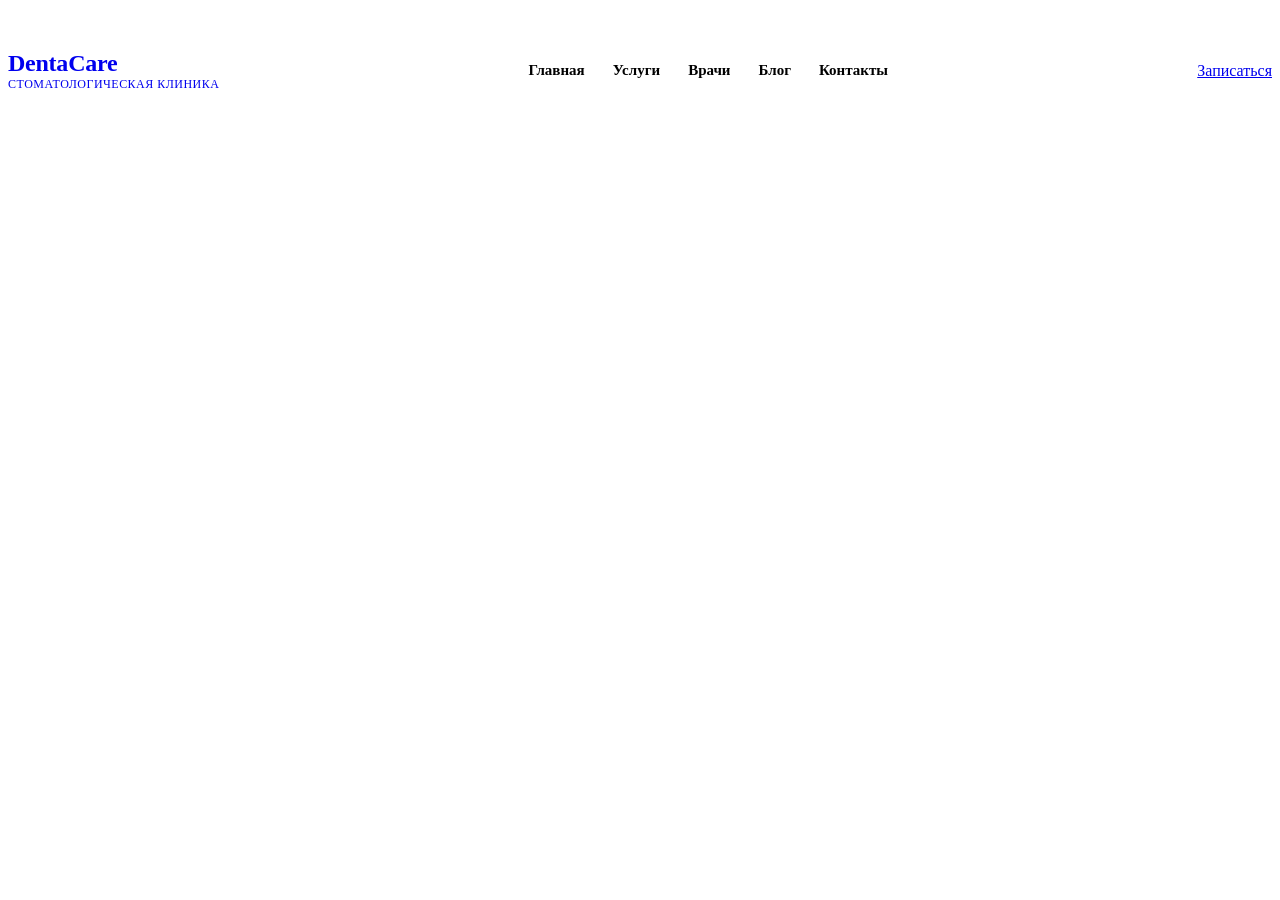
<file: assets/components/header.html>
<!-- ============================================================
     DentaCare — Header Component
     Подключение: скопировать <style> в styles.css (раздел Header),
     разметку вставить в <body> каждой страницы.
     ============================================================ -->

<style>
  /* ── Topbar ───────────────────────────────────────────────── */
  .topbar {
    background: var(--color-primary);
    color: #fff;
    font-size: 0.875rem;
    padding: 8px 0;
  }

  .topbar__inner {
    display: flex;
    align-items: center;
    justify-content: space-between;
    gap: var(--space-md);
  }

  .topbar__contacts {
    display: flex;
    align-items: center;
    gap: var(--space-lg);
  }

  .topbar__contacts a {
    color: #fff;
    text-decoration: none;
    display: flex;
    align-items: center;
    gap: var(--space-xs);
    opacity: 0.9;
    transition: opacity var(--transition);
  }

  .topbar__contacts a:hover {
    opacity: 1;
  }

  .topbar__contacts svg {
    flex-shrink: 0;
  }

  .topbar__accessibility {
    display: flex;
    align-items: center;
    gap: var(--space-xs);
    padding: 4px 12px;
    background: transparent;
    color: #fff;
    border: 1px solid rgba(255, 255, 255, 0.4);
    border-radius: var(--radius-sm);
    font-size: 0.8125rem;
    font-family: var(--font-body);
    cursor: pointer;
    transition: var(--transition);
    white-space: nowrap;
  }

  .topbar__accessibility:hover {
    background: rgba(255, 255, 255, 0.12);
    border-color: rgba(255, 255, 255, 0.7);
  }

  /* ── Main Header ──────────────────────────────────────────── */
  .site-header {
    position: sticky;
    top: 0;
    z-index: 100;
    background: var(--color-bg);
    border-bottom: 1px solid var(--color-border);
    box-shadow: var(--shadow-sm);
  }

  .site-header__inner {
    display: flex;
    align-items: center;
    justify-content: space-between;
    gap: var(--space-xl);
    padding-top: var(--space-md);
    padding-bottom: var(--space-md);
  }

  /* Logo */
  .logo {
    text-decoration: none;
    display: flex;
    flex-direction: column;
    line-height: 1.15;
    flex-shrink: 0;
  }

  .logo__name {
    font-family: var(--font-display);
    font-size: 1.5rem;
    font-weight: 700;
    color: var(--color-primary);
    letter-spacing: -0.01em;
  }

  .logo__name span {
    color: var(--color-accent);
  }

  .logo__tagline {
    font-size: 0.75rem;
    color: var(--color-text-muted);
    font-family: var(--font-body);
    letter-spacing: 0.04em;
    text-transform: uppercase;
  }

  /* Nav */
  .main-nav {
    flex: 1;
    display: flex;
    justify-content: center;
  }

  .main-nav__list {
    display: flex;
    align-items: center;
    gap: var(--space-xs);
    list-style: none;
    margin: 0;
    padding: 0;
  }

  .main-nav__list a {
    display: block;
    padding: 6px 14px;
    font-size: 0.9375rem;
    font-weight: 600;
    color: var(--color-text);
    text-decoration: none;
    border-radius: var(--radius-sm);
    transition: color var(--transition), background var(--transition);
    position: relative;
  }

  .main-nav__list a::after {
    content: '';
    position: absolute;
    bottom: 2px;
    left: 14px;
    right: 14px;
    height: 2px;
    background: var(--color-accent);
    border-radius: 2px;
    transform: scaleX(0);
    transition: transform var(--transition);
  }

  .main-nav__list a:hover,
  .main-nav__list a.active {
    color: var(--color-primary);
    background: var(--color-surface);
  }

  .main-nav__list a:hover::after,
  .main-nav__list a.active::after {
    transform: scaleX(1);
  }

  /* Header CTA */
  .site-header__cta {
    flex-shrink: 0;
  }

  /* ── Burger ───────────────────────────────────────────────── */
  .burger {
    display: none;
    flex-direction: column;
    justify-content: center;
    gap: 5px;
    width: 40px;
    height: 40px;
    padding: 8px;
    background: none;
    border: none;
    cursor: pointer;
    border-radius: var(--radius-sm);
    transition: background var(--transition);
    flex-shrink: 0;
  }

  .burger:hover {
    background: var(--color-surface);
  }

  .burger__line {
    display: block;
    width: 100%;
    height: 2px;
    background: var(--color-primary);
    border-radius: 2px;
    transition: transform var(--transition), opacity var(--transition);
    transform-origin: center;
  }

  /* Burger → X animation */
  .burger[aria-expanded="true"] .burger__line:nth-child(1) {
    transform: translateY(7px) rotate(45deg);
  }

  .burger[aria-expanded="true"] .burger__line:nth-child(2) {
    opacity: 0;
    transform: scaleX(0);
  }

  .burger[aria-expanded="true"] .burger__line:nth-child(3) {
    transform: translateY(-7px) rotate(-45deg);
  }

  /* ── Mobile Menu ──────────────────────────────────────────── */
  .mobile-menu {
    display: none;
    background: var(--color-bg);
    border-top: 1px solid var(--color-border);
    padding: var(--space-md) 0 var(--space-lg);
  }

  .mobile-menu.is-open {
    display: block;
  }

  .mobile-menu__list {
    list-style: none;
    margin: 0;
    padding: 0;
  }

  .mobile-menu__list li a {
    display: block;
    padding: 12px var(--space-lg);
    font-size: 1rem;
    font-weight: 600;
    color: var(--color-text);
    text-decoration: none;
    border-left: 3px solid transparent;
    transition: color var(--transition), border-color var(--transition), background var(--transition);
  }

  .mobile-menu__list li a:hover,
  .mobile-menu__list li a.active {
    color: var(--color-primary);
    border-left-color: var(--color-accent);
    background: var(--color-surface);
  }

  .mobile-menu__cta {
    padding: var(--space-md) var(--space-lg) 0;
  }

  .mobile-menu__cta .btn-primary {
    width: 100%;
    text-align: center;
    justify-content: center;
  }

  /* ── Responsive ───────────────────────────────────────────── */
  @media (max-width: 900px) {
    .main-nav,
    .site-header__cta {
      display: none;
    }

    .burger {
      display: flex;
    }
  }

  @media (max-width: 600px) {
    .topbar__contacts {
      display: none;
    }
    .topbar__inner {
      justify-content: flex-end;
    }
    .topbar__accessibility {
      font-size: 0.8rem;
      padding: 4px 10px;
      white-space: nowrap;
    }
  }

  /* ── Visually Impaired overrides ──────────────────────────── */
  body.visually-impaired .site-header {
    background: #000;
    border-bottom-color: #FFD700;
  }

  body.visually-impaired .main-nav__list a,
  body.visually-impaired .mobile-menu__list li a {
    color: #fff;
  }

  body.visually-impaired .main-nav__list a:hover,
  body.visually-impaired .main-nav__list a.active,
  body.visually-impaired .mobile-menu__list li a:hover {
    color: #FFD700;
    background: #111;
  }

  body.visually-impaired .mobile-menu {
    background: #000;
    border-top-color: #FFD700;
  }
</style>

<!-- ── Topbar ──────────────────────────────────────────────── -->
<div class="topbar">
  <div class="container">
    <div class="topbar__inner">

      <div class="topbar__contacts">
        <a href="#" class="topbar__address">
          <svg width="14" height="14" viewBox="0 0 24 24" fill="none" stroke="currentColor" stroke-width="2" aria-hidden="true">
            <path d="M21 10c0 7-9 13-9 13S3 17 3 10a9 9 0 0 1 18 0z"/>
            <circle cx="12" cy="10" r="3"/>
          </svg>
          ул. Пушкина, 12, Москва
        </a>
        <a href="tel:+74951234567">
          <svg width="14" height="14" viewBox="0 0 24 24" fill="none" stroke="currentColor" stroke-width="2" aria-hidden="true">
            <path d="M22 16.92v3a2 2 0 0 1-2.18 2 19.79 19.79 0 0 1-8.63-3.07A19.5 19.5 0 0 1 4.69 12 19.79 19.79 0 0 1 1.58 3.44 2 2 0 0 1 3.55 1.25h3a2 2 0 0 1 2 1.72c.127.96.361 1.903.7 2.81a2 2 0 0 1-.45 2.11L7.91 8.78a16 16 0 0 0 6.29 6.29l.88-.88a2 2 0 0 1 2.11-.45c.907.339 1.85.573 2.81.7A2 2 0 0 1 22 16.92z"/>
          </svg>
          +7 (495) 123-45-67
        </a>
      </div>

      <button
        id="accessibility-toggle"
        class="topbar__accessibility"
        type="button"
        aria-pressed="false"
        aria-label="Включить версию для слабовидящих"
      >
        <svg width="16" height="16" viewBox="0 0 24 24" fill="none" stroke="currentColor" stroke-width="2" aria-hidden="true">
          <circle cx="12" cy="12" r="3"/>
          <path d="M2 12S5 5 12 5s10 7 10 7-3 7-10 7S2 12 2 12z"/>
        </svg>
        Версия для слабовидящих
      </button>

    </div>
  </div>
</div>

<!-- ── Main Header ─────────────────────────────────────────── -->
<header class="site-header" role="banner">
  <div class="container">
    <div class="site-header__inner">

      <!-- Logo -->
      <a href="index.html" class="logo" aria-label="DentaCare — на главную">
        <span class="logo__name">Denta<span>Care</span></span>
        <span class="logo__tagline">Стоматологическая клиника</span>
      </a>

      <!-- Desktop Navigation -->
      <nav class="main-nav" aria-label="Основная навигация">
        <ul class="main-nav__list">
          <li><a href="index.html">Главная</a></li>
          <li><a href="services.html">Услуги</a></li>
          <li><a href="doctors.html">Врачи</a></li>
          <li><a href="blog.html">Блог</a></li>
          <li><a href="contacts.html">Контакты</a></li>
        </ul>
      </nav>

      <!-- CTA + Burger -->
      <div class="site-header__cta">
        <a href="contacts.html" class="btn-primary">Записаться</a>
      </div>

      <button
        class="burger"
        type="button"
        aria-expanded="false"
        aria-controls="mobile-menu"
        aria-label="Открыть меню"
      >
        <span class="burger__line"></span>
        <span class="burger__line"></span>
        <span class="burger__line"></span>
      </button>

    </div>
  </div>

  <!-- Mobile Menu -->
  <nav id="mobile-menu" class="mobile-menu" aria-label="Мобильная навигация" hidden>
    <div class="container">
      <ul class="mobile-menu__list">
        <li><a href="index.html">Главная</a></li>
        <li><a href="services.html">Услуги</a></li>
        <li><a href="doctors.html">Врачи</a></li>
        <li><a href="blog.html">Блог</a></li>
        <li><a href="contacts.html">Контакты</a></li>
      </ul>
      <div class="mobile-menu__cta">
        <a href="contacts.html" class="btn-primary">Записаться на приём</a>
      </div>
    </div>
  </nav>

</header>
</file>
<file: assets/css/styles.css>
@import url('https://fonts.googleapis.com/css2?family=Playfair+Display:wght@400;700&family=Source+Sans+3:wght@400;600&display=swap');

*, *::before, *::after {
  box-sizing: border-box;
}

html, body {
  overflow-x: clip;
  max-width: 100%;
}

img, video, iframe, svg {
  max-width: 100%;
  height: auto;
}

:root {
  --color-primary:    #0F2B5B;
  --color-accent:     #22C5A0;
  --color-bg:         #FFFFFF;
  --color-text:       #1A1A2E;
  --color-text-muted: #6B7280;
  --color-surface:    #F8FAFC;
  --color-border:     #E2E8F0;

  --font-display: 'Playfair Display', Georgia, serif;
  --font-body:    'Source Sans 3', sans-serif;

  --space-xs:  4px;
  --space-sm:  8px;
  --space-md:  16px;
  --space-lg:  24px;
  --space-xl:  32px;
  --space-2xl: 48px;
  --space-3xl: 64px;
  --space-4xl: 96px;

  --shadow-sm: 0 1px 3px rgba(0, 0, 0, 0.08);
  --shadow-md: 0 4px 16px rgba(0, 0, 0, 0.10);
  --shadow-lg: 0 8px 32px rgba(0, 0, 0, 0.13);

  --radius-sm: 6px;
  --radius-md: 12px;
  --radius-lg: 20px;

  --transition: 0.25s ease;
}

*,
*::before,
*::after {
  box-sizing: border-box;
  margin: 0;
  padding: 0;
  max-width: 100%;
}

html {
  overflow-x: clip;
  width: 100%;
}

body {
  overflow-x: clip;
  width: 100%;
  min-width: 0;
  font-family: var(--font-body);
  color: var(--color-text);
  background: var(--color-bg);
  line-height: 1.6;
}

.container {
  max-width: 1200px;
  margin: 0 auto;
  padding: 0 24px;
  width: 100%;
  box-sizing: border-box;
}

.btn-primary {
  display: inline-block;
  background: var(--color-accent);
  color: #fff;
  padding: 14px 32px;
  border-radius: var(--radius-sm);
  font-weight: 600;
  text-decoration: none;
  border: none;
  cursor: pointer;
  transition: var(--transition);
  font-size: 1rem;
}

.btn-primary:hover {
  background: #1aab89;
  transform: translateY(-2px);
  box-shadow: var(--shadow-md);
}

.btn-outline {
  display: inline-block;
  background: transparent;
  color: var(--color-primary);
  padding: 14px 32px;
  border-radius: var(--radius-sm);
  font-weight: 600;
  text-decoration: none;
  border: 2px solid var(--color-primary);
  cursor: pointer;
  transition: var(--transition);
  font-size: 1rem;
}

.btn-outline:hover {
  background: var(--color-primary);
  color: #fff;
}

.section-title {
  font-family: var(--font-display);
  font-size: clamp(1.8rem, 4vw, 2.8rem);
  font-weight: 700;
  color: var(--color-primary);
  line-height: 1.2;
  margin-bottom: var(--space-md);
}

.section-subtitle {
  font-size: 1.1rem;
  color: var(--color-text-muted);
  max-width: 600px;
  line-height: 1.7;
}

/* ================================================================
   ВЕРСИЯ ДЛЯ СЛАБОВИДЯЩИХ
================================================================ */

/* Основные секции — белый фон, чёрный текст */
body.visually-impaired .site-header,
body.visually-impaired main,
body.visually-impaired main *,
body.visually-impaired .mobile-menu {
  background-color: #fff !important;
  color: #000 !important;
}

/* Увеличенный шрифт */
body.visually-impaired {
  font-size: 110%;
}

/* Все ссылки в main */
body.visually-impaired main a {
  color: #000 !important;
  text-decoration: underline !important;
}

/* Кнопки в main */
body.visually-impaired main .btn-primary,
body.visually-impaired main button[type="submit"] {
  background: #000 !important;
  color: #fff !important;
  border: 2px solid #000 !important;
}

/* Шапка */
body.visually-impaired .site-header {
  border-bottom: 2px solid #000 !important;
  box-shadow: none !important;
}

body.visually-impaired .logo__name,
body.visually-impaired .logo__name span,
body.visually-impaired .logo__tagline {
  color: #000 !important;
}

body.visually-impaired .main-nav__list a,
body.visually-impaired .mobile-menu__list a {
  color: #000 !important;
  background: transparent !important;
}

body.visually-impaired .site-header__cta .btn-primary {
  background: #000 !important;
  color: #fff !important;
}

body.visually-impaired .burger__line {
  background: #000 !important;
}

body.visually-impaired .mobile-menu {
  border-top: 2px solid #000 !important;
}

/* Топбар — чёрный фон, белый текст (оставляем тёмным) */
body.visually-impaired .topbar {
  background: #000 !important;
}

body.visually-impaired .topbar *,
body.visually-impaired .topbar a {
  background-color: transparent !important;
  color: #fff !important;
  border-color: rgba(255,255,255,0.4) !important;
}

body.visually-impaired .topbar__accessibility {
  background: transparent !important;
  color: #fff !important;
  border: 1px solid rgba(255,255,255,0.6) !important;
}

/* Поля форм */
body.visually-impaired input,
body.visually-impaired select,
body.visually-impaired textarea {
  background: #fff !important;
  color: #000 !important;
  border: 2px solid #000 !important;
}

/* Иконки SVG в main */
body.visually-impaired main svg {
  stroke: #000 !important;
  color: #000 !important;
}

/* Иконки сервисов */
body.visually-impaired img.service-card__icon {
  filter: grayscale(100%) !important;
}

/* Декоративные изображения */
body.visually-impaired img.decorative {
  display: none !important;
}

/* Футер — чёрный фон, белый текст (оставляем тёмным) */
body.visually-impaired .site-footer,
body.visually-impaired .site-footer *,
body.visually-impaired .footer-disclaimer,
body.visually-impaired .footer-disclaimer * {
  background-color: #000 !important;
  color: #fff !important;
  border-color: #333 !important;
}

body.visually-impaired .footer-social__link {
  border: 1px solid #fff !important;
  color: #fff !important;
}

/* Cookie banner */
body.visually-impaired .cookie-banner {
  background: #fff !important;
  border-top: 3px solid #000 !important;
}
body.visually-impaired .cookie-banner * {
  color: #000 !important;
  background-color: transparent !important;
}
body.visually-impaired .cookie-banner .btn-primary {
  background: #000 !important;
  color: #fff !important;
}


/* ============================================================
   Header
   ============================================================ */

/* Topbar */
.topbar {
  background: var(--color-primary);
  color: #fff;
  padding: 8px 0;
  font-size: 0.875rem;
}
.topbar__inner {
  display: flex;
  align-items: center;
  justify-content: space-between;
  gap: var(--space-md);
}
.topbar__contacts {
  display: flex;
  align-items: center;
  gap: var(--space-lg);
}
.topbar__contacts a {
  color: #fff;
  text-decoration: none;
  display: flex;
  align-items: center;
  gap: var(--space-xs);
  opacity: 0.9;
  transition: opacity var(--transition);
}
.topbar__contacts a:hover { opacity: 1; }
.topbar__contacts svg { flex-shrink: 0; }
.topbar__accessibility {
  display: flex;
  align-items: center;
  gap: var(--space-xs);
  padding: 4px 12px;
  background: transparent;
  color: #fff;
  border: 1px solid rgba(255,255,255,0.4);
  border-radius: var(--radius-sm);
  font-size: 0.8125rem;
  font-family: var(--font-body);
  cursor: pointer;
  transition: var(--transition);
  white-space: nowrap;
}
.topbar__accessibility:hover {
  background: rgba(255,255,255,0.12);
  border-color: rgba(255,255,255,0.7);
}

/* Main header */
.site-header {
  position: sticky;
  top: 0;
  z-index: 100;
  background: var(--color-bg);
  border-bottom: 1px solid var(--color-border);
  box-shadow: var(--shadow-sm);
}
.site-header__inner {
  display: flex;
  align-items: center;
  justify-content: space-between;
  gap: var(--space-xl);
  padding-top: var(--space-md);
  padding-bottom: var(--space-md);
}

/* Logo */
.logo {
  text-decoration: none;
  display: flex;
  flex-direction: column;
  line-height: 1.15;
  flex-shrink: 0;
}
.logo__name {
  font-family: var(--font-display);
  font-size: 1.5rem;
  font-weight: 700;
  color: var(--color-primary);
  letter-spacing: -0.01em;
}
.logo__name span { color: var(--color-accent); }
.logo__tagline {
  font-size: 0.75rem;
  color: var(--color-text-muted);
  font-family: var(--font-body);
  letter-spacing: 0.04em;
  text-transform: uppercase;
}

/* Desktop nav */
.main-nav { flex: 1; display: flex; justify-content: center; }
.main-nav__list {
  display: flex;
  align-items: center;
  gap: var(--space-xs);
  list-style: none;
  margin: 0;
  padding: 0;
}
.main-nav__list a {
  display: block;
  padding: 6px 14px;
  font-size: 0.9375rem;
  font-weight: 600;
  color: var(--color-text);
  text-decoration: none;
  border-radius: var(--radius-sm);
  transition: color var(--transition), background var(--transition);
  position: relative;
}
.main-nav__list a::after {
  content: '';
  position: absolute;
  bottom: 2px; left: 14px; right: 14px;
  height: 2px;
  background: var(--color-accent);
  border-radius: 2px;
  transform: scaleX(0);
  transition: transform var(--transition);
}
.main-nav__list a:hover,
.main-nav__list a.active { color: var(--color-primary); background: var(--color-surface); }
.main-nav__list a:hover::after,
.main-nav__list a.active::after { transform: scaleX(1); }

.site-header__cta { flex-shrink: 0; }

/* Burger */
.burger {
  display: none;
  flex-direction: column;
  justify-content: center;
  gap: 5px;
  width: 40px; height: 40px;
  padding: 8px;
  background: none;
  border: none;
  cursor: pointer;
  border-radius: var(--radius-sm);
  transition: background var(--transition);
  flex-shrink: 0;
}
.burger:hover { background: var(--color-surface); }
.burger__line {
  display: block;
  width: 100%; height: 2px;
  background: var(--color-primary);
  border-radius: 2px;
  transition: transform var(--transition), opacity var(--transition);
  transform-origin: center;
}
.burger[aria-expanded="true"] .burger__line:nth-child(1) { transform: translateY(7px) rotate(45deg); }
.burger[aria-expanded="true"] .burger__line:nth-child(2) { opacity: 0; transform: scaleX(0); }
.burger[aria-expanded="true"] .burger__line:nth-child(3) { transform: translateY(-7px) rotate(-45deg); }

/* Mobile menu */
.mobile-menu {
  display: none;
  background: var(--color-bg);
  border-top: 1px solid var(--color-border);
  padding: var(--space-md) 0 var(--space-lg);
}
.mobile-menu.is-open { display: block; }
.mobile-menu__list { list-style: none; margin: 0; padding: 0; }
.mobile-menu__list li a {
  display: block;
  padding: 12px var(--space-lg);
  font-size: 1rem;
  font-weight: 600;
  color: var(--color-text);
  text-decoration: none;
  border-left: 3px solid transparent;
  transition: color var(--transition), border-color var(--transition), background var(--transition);
}
.mobile-menu__list li a:hover,
.mobile-menu__list li a.active { color: var(--color-primary); border-left-color: var(--color-accent); background: var(--color-surface); }
.mobile-menu__cta { padding: var(--space-md) var(--space-lg) 0; }
.mobile-menu__cta .btn-primary { width: 100%; text-align: center; }


/* (legacy placeholder — kept for compat) */
.mobile-nav a {
  text-decoration: none;
  color: var(--color-text);
  font-weight: 600;
  font-size: 1rem;
}


/* ============================================================
   Footer
   ============================================================ */

.site-footer {
  background: var(--color-primary);
  color: #fff;
  padding: 64px 0 0;
}

.footer-grid {
  display: grid;
  grid-template-columns: repeat(3, 1fr);
  gap: 48px;
}

.footer-logo {
  font-family: var(--font-display);
  font-size: 1.4rem;
  font-weight: 700;
  color: #fff;
  margin-bottom: 12px;
}

.footer-desc {
  font-size: 0.9rem;
  color: rgba(255, 255, 255, 0.7);
  line-height: 1.7;
  margin-bottom: 20px;
}

.footer-heading {
  font-size: 0.8rem;
  font-weight: 700;
  text-transform: uppercase;
  letter-spacing: 0.1em;
  color: var(--color-accent);
  margin-bottom: 16px;
}

.footer-nav ul {
  list-style: none;
}

.footer-nav li {
  margin-bottom: 10px;
}

.footer-nav a {
  color: rgba(255, 255, 255, 0.8);
  text-decoration: none;
  font-size: 0.9rem;
  transition: var(--transition);
}

.footer-nav a:hover {
  color: #fff;
}

.footer-contacts p {
  font-size: 0.9rem;
  color: rgba(255, 255, 255, 0.8);
  margin-bottom: 8px;
  line-height: 1.5;
}

.footer-contacts a {
  color: rgba(255, 255, 255, 0.8);
  text-decoration: none;
}

.footer-contacts a:hover {
  color: #fff;
}

.footer-bottom {
  border-top: 1px solid rgba(255, 255, 255, 0.15);
  margin-top: 48px;
  padding: 20px 0;
}

.footer-bottom .container {
  display: flex;
  justify-content: space-between;
  align-items: center;
  flex-wrap: wrap;
  gap: 12px;
  font-size: 0.85rem;
  color: rgba(255, 255, 255, 0.6);
}

.footer-bottom a {
  color: rgba(255, 255, 255, 0.6);
  text-decoration: none;
}

.footer-bottom a:hover {
  color: #fff;
}

.footer-disclaimer {
  text-align: center;
  padding: 12px 24px;
  background: rgba(0, 0, 0, 0.2);
  font-size: 0.8rem;
  color: rgba(255, 255, 255, 0.5);
  margin-top: 0;
}


/* ============================================================
   Responsive — header / footer (shared across all pages)
   ============================================================ */

@media (max-width: 900px) {
  .main-nav { display: none !important; }
  .site-header__cta { display: none !important; }
  .burger { display: flex !important; }
  .site-footer__grid {
    grid-template-columns: 1fr 1fr;
    gap: var(--space-2xl);
  }
  .footer-col--brand {
    grid-column: 1 / -1;
  }
}

@media (max-width: 600px) {
  .topbar__contacts {
    display: none;
  }
  .topbar__inner {
    justify-content: flex-end;
  }
  .topbar__accessibility {
    font-size: 0.8rem;
    padding: 4px 10px;
    white-space: nowrap;
  }
}

@media (max-width: 580px) {
  .site-footer {
    padding-top: var(--space-3xl);
  }
  .site-footer__grid {
    grid-template-columns: 1fr;
    gap: var(--space-xl);
  }
  .footer-col--brand {
    grid-column: auto;
  }
  .footer-bottom__inner {
    flex-direction: column;
    align-items: flex-start;
  }
  .footer-bottom__links {
    flex-wrap: wrap;
    gap: var(--space-md);
  }
}

/* ================================================================
   Cookie Banner
   ================================================================ */
.cookie-banner {
  position: fixed;
  bottom: 0; left: 0; right: 0;
  background: #fff;
  border-top: 3px solid var(--color-accent);
  box-shadow: 0 -4px 24px rgba(0,0,0,0.12);
  z-index: 999;
  padding: 20px 0;
}
.cookie-banner__inner {
  display: flex;
  align-items: center;
  justify-content: space-between;
  gap: 24px;
  flex-wrap: wrap;
}
.cookie-banner__text strong {
  display: block;
  color: var(--color-primary);
  font-size: 1rem;
  margin-bottom: 4px;
}
.cookie-banner__text p {
  font-size: 0.875rem;
  color: var(--color-text-muted);
  line-height: 1.5;
  margin: 0;
}
.cookie-banner__text a {
  color: var(--color-accent);
  text-decoration: underline;
}
.cookie-banner__actions {
  display: flex;
  gap: 12px;
  flex-shrink: 0;
}
@media (max-width: 600px) {
  .cookie-banner__inner { flex-direction: column; align-items: flex-start; }
  .cookie-banner__actions { width: 100%; }
  .cookie-banner__actions button { flex: 1; }
}

/* ================================================================
   Lucide icons
   ================================================================ */
[data-lucide] {
  width: 1em;
  height: 1em;
  stroke: currentColor;
  stroke-width: 1.75;
  stroke-linecap: round;
  stroke-linejoin: round;
  fill: none;
  display: inline-block;
  vertical-align: middle;
}

.service-card__icon {
  width: 52px;
  height: 52px;
  display: block;
  margin-bottom: 16px;
  object-fit: contain;
  filter: invert(58%) sepia(69%) saturate(400%) hue-rotate(130deg) brightness(95%);
  transition: transform var(--transition);
}

.service-card__icon [data-lucide] {
  width: 2.5rem;
  height: 2.5rem;
  stroke: var(--color-accent);
  stroke-width: 1.5;
}

.step__icon-wrap [data-lucide] {
  width: 2.2rem;
  height: 2.2rem;
  stroke: var(--color-primary);
  stroke-width: 1.5;
}

.footer-contacts__item [data-lucide],
.contact-block [data-lucide] {
  width: 1.1rem;
  height: 1.1rem;
  stroke: var(--color-accent);
  flex-shrink: 0;
}

.license-card [data-lucide],
.cert-card [data-lucide] {
  width: 2.5rem;
  height: 2.5rem;
  stroke: var(--color-accent);
  stroke-width: 1.5;
  display: block;
  margin-bottom: 12px;
}

.service-icon svg {
  width: 2.75rem;
  height: 2.75rem;
  color: var(--color-accent);
}
.step__icon-wrap .service-icon svg {
  width: 2.2rem;
  height: 2.2rem;
  color: var(--color-primary);
}

/* ── Анимации появления ─────────────────────────────────── */
@keyframes fadeInUp {
  from { opacity: 0; transform: translateY(28px); }
  to   { opacity: 1; transform: translateY(0); }
}
@keyframes fadeIn {
  from { opacity: 0; }
  to   { opacity: 1; }
}

/* Hero — мгновенная анимация при загрузке страницы */
.hero__content { animation: fadeInUp 0.7s ease both; }
.hero__label   { animation: fadeInUp 0.6s ease both; }
.hero__title   { animation: fadeInUp 0.75s 0.1s ease both; }
.hero__subtitle{ animation: fadeInUp 0.75s 0.2s ease both; }
.hero__actions { animation: fadeInUp 0.75s 0.3s ease both; }
.hero__facts   { animation: fadeInUp 0.75s 0.4s ease both; }
.hero__card    { animation: fadeIn   0.9s 0.2s ease both; }

/* Scroll-анимации — скрыты только когда JS добавил .js-anim на <html> */
.js-anim .animate-on-scroll {
  opacity: 0;
  transform: translateY(24px);
  transition: opacity 0.55s ease, transform 0.55s ease;
}
.js-anim .animate-on-scroll.is-visible {
  opacity: 1;
  transform: translateY(0);
}

/* Stagger для карточек в сетках */
.js-anim .animate-on-scroll:nth-child(2) { transition-delay: 0.1s; }
.js-anim .animate-on-scroll:nth-child(3) { transition-delay: 0.2s; }
.js-anim .animate-on-scroll:nth-child(4) { transition-delay: 0.3s; }
.js-anim .animate-on-scroll:nth-child(5) { transition-delay: 0.4s; }
.js-anim .animate-on-scroll:nth-child(6) { transition-delay: 0.5s; }

/* ================================================================
   Responsive — layout fixes
   ================================================================ */

img, svg, .service-card__icon {
  max-width: 100%;
  height: auto;
}

/* ── Booking form ──────────────────────────────────────────── */
.booking-form {
  display: grid;
  grid-template-columns: 1fr 1fr 1.4fr auto;
  gap: 12px;
  margin-top: 40px;
  align-items: end;
}

@media (max-width: 1024px) {
  .booking-form {
    grid-template-columns: 1fr 1fr;
  }
  .booking-form .btn-primary {
    grid-column: 1 / -1;
    width: 100%;
    height: auto;
    padding: 15px;
  }
}

@media (max-width: 600px) {
  .booking-form {
    grid-template-columns: 1fr;
  }
  .booking-form .btn-primary {
    grid-column: 1;
  }
}

.booking__consent {
  margin-top: 16px;
  display: flex;
  align-items: flex-start;
  justify-content: center;
  gap: 10px;
  font-size: 0.875rem;
  color: rgba(255,255,255,0.7);
  flex-wrap: nowrap;
  max-width: 500px;
  margin-left: auto;
  margin-right: auto;
}

.booking__consent input[type="checkbox"] {
  width: 18px;
  height: 18px;
  flex-shrink: 0;
  margin-top: 2px;
  accent-color: var(--color-accent);
  cursor: pointer;
}

.booking__consent a {
  color: var(--color-accent);
  text-decoration: underline;
}

.booking .checkbox-error {
  grid-column: 1 / -1;
  display: block;
  text-align: center;
  color: #fca5a5;
  font-size: 0.8rem;
  margin-top: 8px;
}

/* ================================================================
   Responsive — universal mobile rules (768px)
   ================================================================ */

@media (max-width: 768px) {
  /* iOS Safari: prevent auto-zoom on input focus */
  input, select, textarea { font-size: 16px !important; }

  /* Grids → single column */
  .services__grid,
  .reviews__grid,
  .blog-grid,
  .stats-grid,
  .adv-list,
  .site-footer__grid {
    grid-template-columns: 1fr;
  }
  /* doctors__grid НЕ включаем сюда — у неё свои правила ниже */

  /* Hero */
  .hero__inner {
    grid-template-columns: 1fr !important;
    gap: 24px;
  }
  .hero__card {
    width: 100% !important;
    max-width: 100% !important;
  }
  .hero__actions {
    flex-direction: column;
    gap: 12px;
  }
  .hero__actions a,
  .hero__actions button {
    width: 100%;
    text-align: center;
  }

  /* Booking form */
  .booking-form {
    grid-template-columns: 1fr !important;
  }
  .booking-form .btn-primary {
    grid-column: 1 !important;
    width: 100%;
  }

  /* Steps */
  .steps {
    grid-template-columns: 1fr !important;
    gap: 8px;
  }
  .steps__arrow {
    transform: rotate(90deg);
    text-align: center;
    padding: 0;
  }

  /* Blog */
  .blog-layout {
    grid-template-columns: 1fr !important;
    gap: 40px;
  }
  .sidebar { position: static; }

  /* Section padding */
  section { padding: 48px 0 !important; }

  /* Typography */
  .section-title { font-size: clamp(1.5rem, 5vw, 2.2rem) !important; }
}

/* ================================================================
   Responsive — 480px
   ================================================================ */

@media (max-width: 480px) {
  .container { padding: 0 16px; }

  .stats-grid {
    grid-template-columns: 1fr 1fr !important;
    gap: 16px;
    padding: 20px !important;
  }

  .footer-bottom__inner {
    flex-direction: column;
    align-items: flex-start;
    gap: 8px;
  }
  .footer-bottom__links {
    flex-wrap: wrap;
    gap: 8px;
  }

  /* Topbar — only accessibility button */
  .topbar__contacts { display: none !important; }
  .topbar__inner { justify-content: flex-end; }
}

/* ================================================================
   Responsive — page-specific (index.html)
   ================================================================ */

@media (max-width: 1024px) {
  .hero__inner { grid-template-columns: 1fr; }
  .hero { padding: 60px 0; min-height: auto; }
  .hero__card { max-width: 480px; }
  .stats-grid { grid-template-columns: repeat(2, 1fr); }
  .booking-form { grid-template-columns: 1fr 1fr; }
  .booking-form .btn-primary { grid-column: 1 / -1; width: 100%; height: auto; padding: 15px; }
}

@media (max-width: 768px) {
  .services__grid { grid-template-columns: repeat(2, 1fr); }
  .reviews__grid { grid-template-columns: 1fr; }
  .adv-list { grid-template-columns: 1fr; }
}

@media (max-width: 480px) {
  .services__grid { grid-template-columns: 1fr; }
  .stats-grid { grid-template-columns: 1fr 1fr; gap: 20px; padding: 24px; }
}

/* ================================================================
   Responsive — page-specific (services.html)
   ================================================================ */

@media (max-width: 900px) {
  .services-detail__grid { grid-template-columns: 1fr; }
}
@media (max-width: 480px) {
  .breadcrumbs { display: none; }
  .service-card-lg { padding: 28px 24px; }
  .cta-strip__actions { flex-direction: column; align-items: center; }
}

/* ================================================================
   Responsive — page-specific (doctors.html)
   ================================================================ */

.doctors__grid {
  display: grid;
  grid-template-columns: repeat(3, 1fr);
  gap: 28px;
}

@media (max-width: 900px) {
  .doctors__grid { grid-template-columns: repeat(2, 1fr) !important; }
  .trust__grid { grid-template-columns: repeat(2, 1fr); }
}
@media (max-width: 580px) {
  .doctors__grid { grid-template-columns: 1fr !important; }
  .cta-strip__actions { flex-direction: column; align-items: center; }
}

/* ================================================================
   Responsive — page-specific (blog.html)
   ================================================================ */

@media (max-width: 900px) {
  .blog__grid { grid-template-columns: repeat(2, 1fr); }
  .newsletter__form { flex-direction: column; }
  .newsletter__form .btn-primary { width: 100%; text-align: center; justify-content: center; }
}
@media (max-width: 600px) {
  .blog__grid { grid-template-columns: 1fr; }
}

/* ================================================================
   Responsive — page-specific (blog-post.html)
   ================================================================ */

@media (max-width: 600px) {
  .article__meta { gap: 12px; }
  .article-cta { padding: 24px; }
}

/* ================================================================
   Responsive — page-specific (contacts.html)
   ================================================================ */

@media (max-width: 900px) {
  .contacts-grid { grid-template-columns: 1fr; }
  .contacts-grid .map-wrapper { order: -1; }
  .map-wrapper iframe { height: 300px; }
  .form-layout { grid-template-columns: 1fr; gap: 40px; }
}
@media (max-width: 600px) {
  .contacts-section { padding: 48px 0; }
  .form-section { padding: 48px 0; }
  .form-card { padding: 28px 20px; }
  .form-info__phone { font-size: 1.4rem; }
}

/* ================================================================
   Responsive — page-specific (privacy.html)
   ================================================================ */

@media (max-width: 900px) {
  .privacy-layout { grid-template-columns: 1fr; gap: 40px; }
  .privacy-sidebar { position: static; }
  .privacy-toc { display: none; }
}

/* ================================================================
   Responsive — page-specific (license.html)
   ================================================================ */

@media (max-width: 900px) {
  .cert-grid { grid-template-columns: 1fr; }
  .member-grid { grid-template-columns: 1fr 1fr; }
  .license-main-card { padding: 32px 24px; }
  .complaint-section { padding: 32px 24px; }
}
@media (max-width: 580px) {
  .license-section { padding: 48px 0; }
  .member-grid { grid-template-columns: 1fr; }
  .license-details { grid-template-columns: 1fr; }
}
</file>
